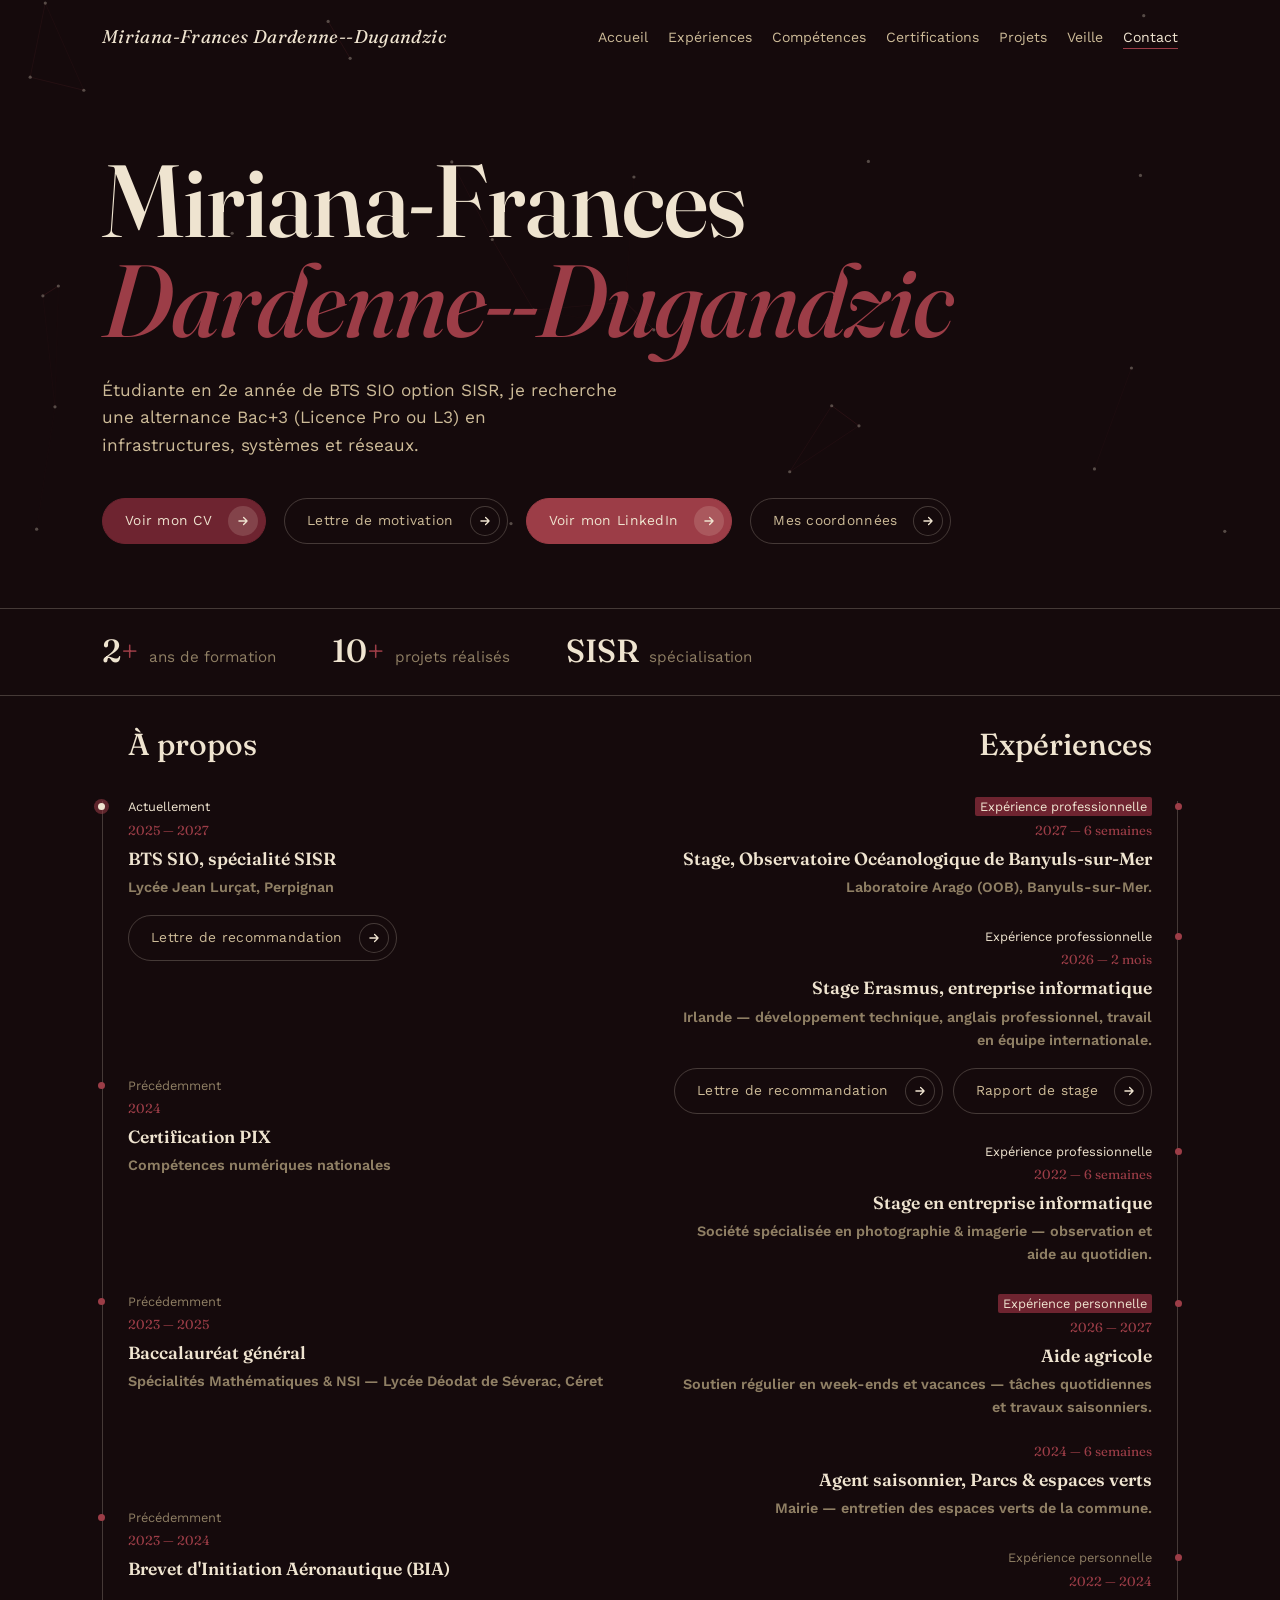
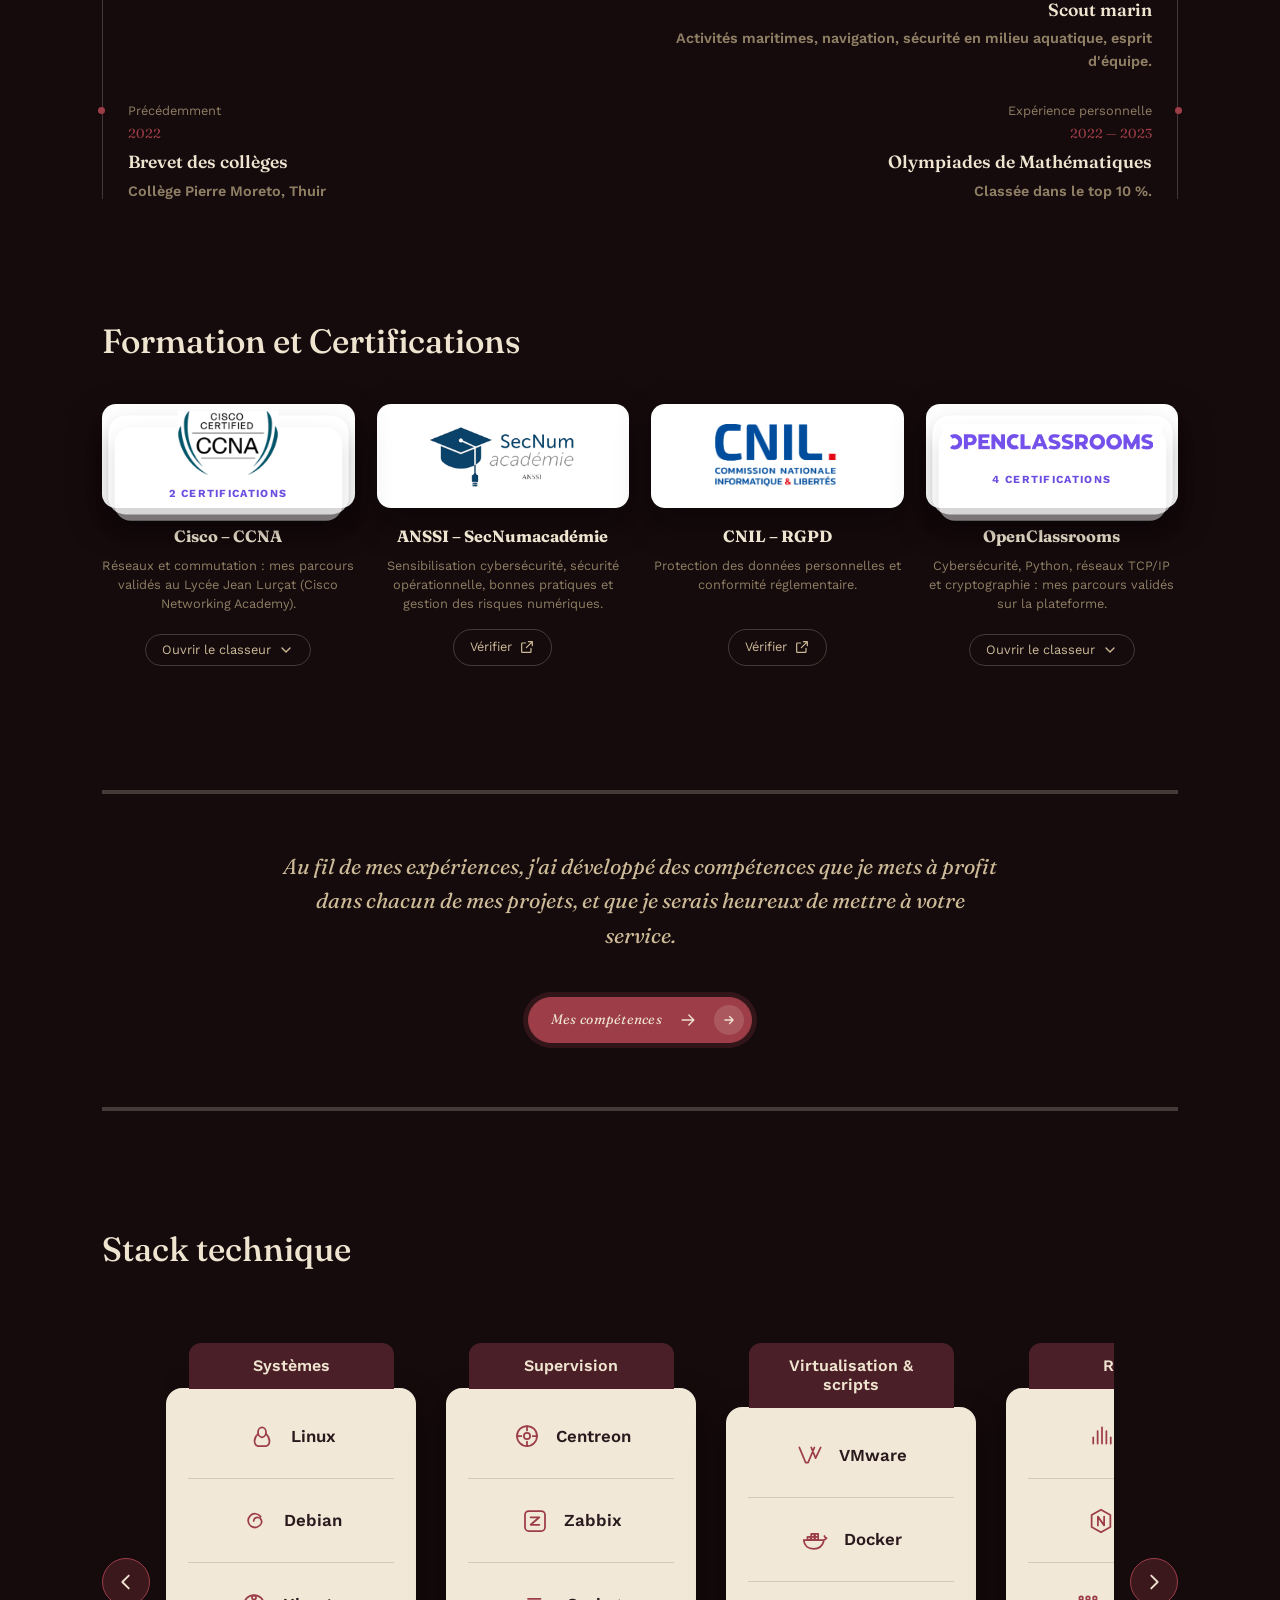
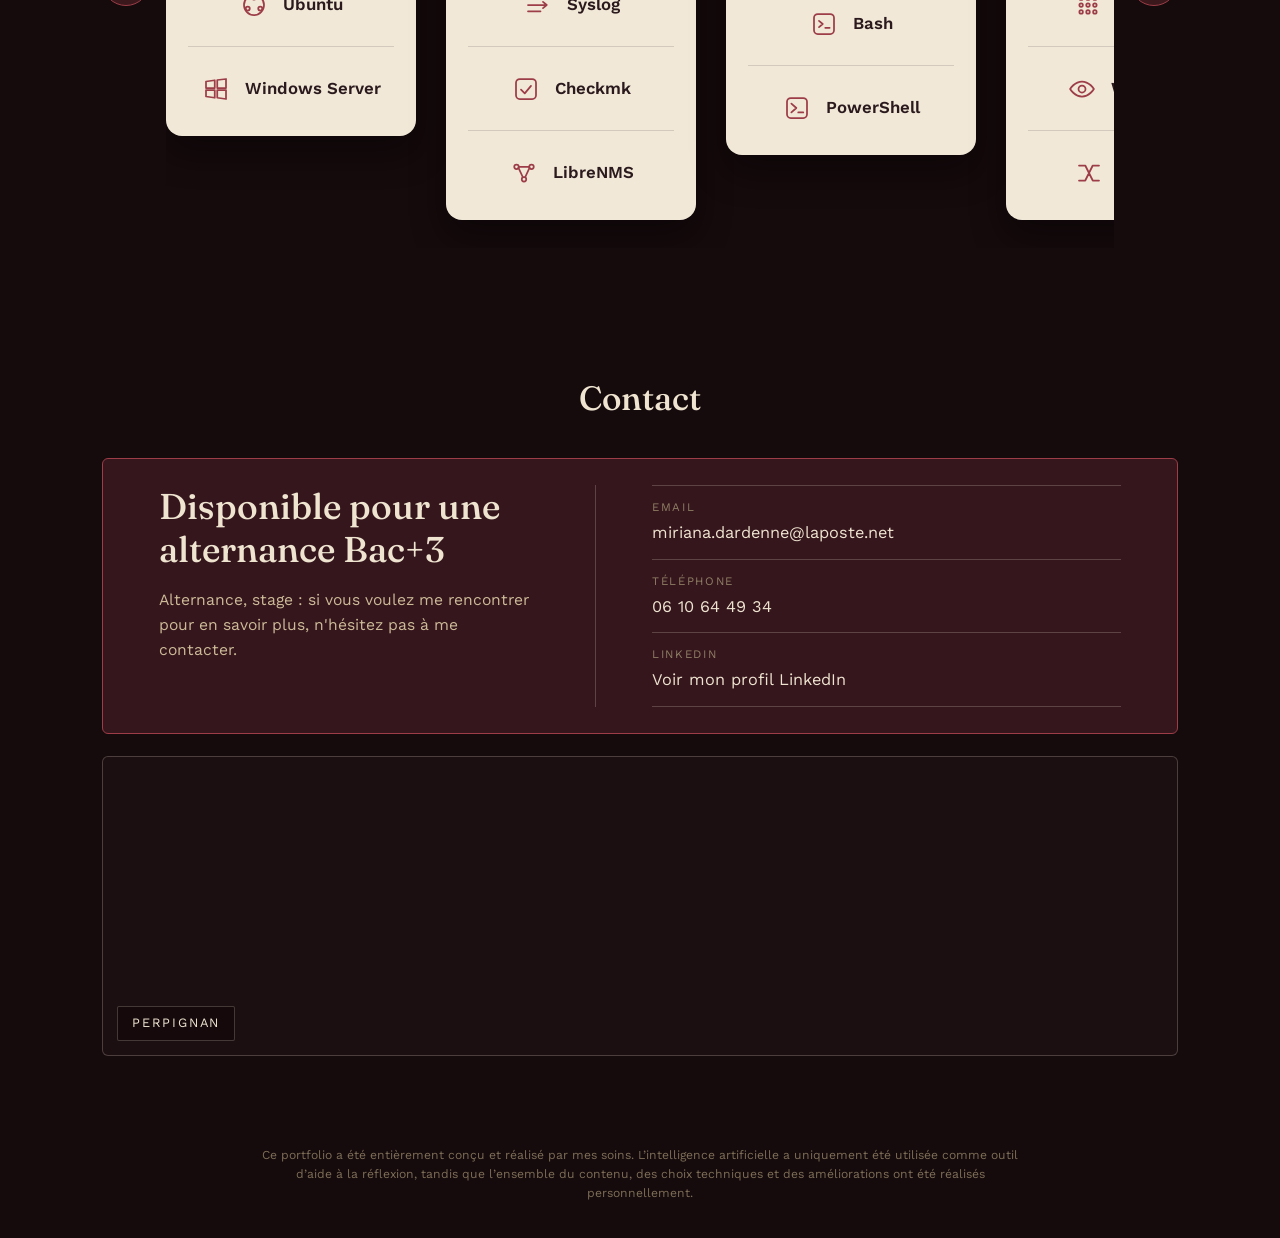
<file: index.html>
<!DOCTYPE html>
<html lang="fr">
<head>
<meta charset="UTF-8">
<meta name="viewport" content="width=device-width, initial-scale=1.0">
<title>Miriana-Frances Dardenne--Dugandzic — Portfolio</title>
<meta name="description" content="Portfolio de Miriana Dardenne, étudiante en BTS SIO spécialité réseaux (SISR).">
<link rel="preconnect" href="https://fonts.googleapis.com">
<link rel="preconnect" href="https://fonts.gstatic.com" crossorigin>
<link href="https://fonts.googleapis.com/css2?family=Fraunces:ital,opsz,wght@0,9..144,300;0,9..144,400;0,9..144,500;0,9..144,600;1,9..144,400;1,9..144,500&family=Work+Sans:wght@300;400;500;600&display=swap" rel="stylesheet">
<link rel="stylesheet" href="style.css">
<style>
/* Boutons documents (stage Irlande) : alignés comme le texte de la colonne miroir */
.exp-docs{ display:flex; flex-wrap:wrap; gap:10px; margin-top:16px; justify-content:flex-end; }
@media (max-width:860px){ .exp-docs{ justify-content:flex-start; } }
/* Mention en bas de page */
.footer-note{ max-width:760px; margin:0 auto; text-align:center; font-size:.76rem; line-height:1.6; opacity:.85; }
</style>
</head>
<body>

<header id="site-header">
  <div class="wrap">
    <a href="index.html" class="brand">Miriana-Frances Dardenne--Dugandzic</a>
    <button class="nav-toggle" id="navToggle" aria-label="Menu">
      <span></span><span></span><span></span>
    </button>
    <nav id="siteNav">
      <ul>
        <li><a href="#" class="nav-link">Accueil</a></li>
        <li><a href="#apropos" class="nav-link">Expériences</a></li>
        <li><a href="competences.html#competences" class="nav-link">Compétences</a></li>
        <li><a href="#certifications" class="nav-link">Certifications</a></li>
        <li><a href="projets.html#projets" class="nav-link">Projets</a></li>
        <li><a href="veille.html#veille" class="nav-link">Veille</a></li>
        <li><a href="#contact" class="nav-link">Contact</a></li>
      </ul>
    </nav>
  </div>
</header>

<!-- ================= HERO ================= -->
<section class="hero" style="border-top:none; padding:150px 0 64px;">
  <canvas id="network-canvas"></canvas>
  <div class="wrap">
    <h1>Miriana-Frances<br><em>Dardenne--Dugandzic</em></h1>
    <p class="lead">Étudiante en 2e année de BTS SIO option SISR, je recherche une alternance Bac+3 (Licence Pro ou L3) en infrastructures, systèmes et réseaux.</p>
    <div class="cta-row">
      <a href="CV_Miriana_Dardenne.pdf" target="_blank" rel="noopener" class="btn btn-primary">Voir mon CV</a>
      <a href="Lettre_de_motivation_Miriana_Dardenne.pdf" target="_blank" rel="noopener" class="btn btn-ghost">Lettre de motivation</a>
      <!-- 🔧 remplace le lien ci-dessous par l'adresse de ton profil LinkedIn -->
      <a href="https://www.linkedin.com/in/miriana-dardenne-1625ba385/" target="_blank" rel="noopener" class="btn btn-accent">Voir mon LinkedIn</a>
      <a href="#contact" class="btn btn-ghost">Mes coordonnées</a>
    </div>
  </div>
</section>

<!-- ================= CHIFFRES CLÉS ================= -->
<section class="stats-band">
  <div class="wrap">
    <div class="stats-row">
      <div class="stat">
        <span class="stat-value">2<em>+</em></span>
        <span class="stat-label">ans de formation</span>
      </div>
      <div class="stat">
        <span class="stat-value">10<em>+</em></span>
        <span class="stat-label">projets réalisés</span>
      </div>
      <div class="stat">
        <span class="stat-value">SISR</span>
        <span class="stat-label">spécialisation</span>
      </div>
    </div>
  </div>
</section>

<!-- ================= À PROPOS ================= -->
<section id="apropos">
  <div class="wrap">
    <div class="section-panel no-frame">

      <div class="parcours-cols">

        <!-- À gauche : À propos (parcours de formation) -->
        <div class="parcours-col">
          <h3 class="col-title">À propos</h3>
          <div class="timeline parcours">
        <div class="timeline-item is-current">
          <span class="timeline-state">Actuellement</span>
          <span class="timeline-year">2025 — 2027</span>
          <h3>BTS SIO, spécialité SISR</h3>
          <p>Lycée Jean Lurçat, Perpignan</p>
          <div class="exp-docs" style="display:flex; justify-content:flex-start; text-align:left; margin:16px 0 0;">
            <a href="#" class="btn btn-ghost soon-link" data-soon="Ma lettre de recommandation arrive bientôt.">Lettre de recommandation</a>
          </div>
        </div>
        <div class="timeline-item">
          <span class="timeline-state">Précédemment</span>
          <span class="timeline-year">2024</span>
          <h3>Certification PIX</h3>
          <p>Compétences numériques nationales</p>
        </div>
        <div class="timeline-item">
          <span class="timeline-state">Précédemment</span>
          <span class="timeline-year">2023 — 2025</span>
          <h3>Baccalauréat général</h3>
          <p>Spécialités Mathématiques &amp; NSI — Lycée Déodat de Séverac, Céret</p>
        </div>
        <div class="timeline-item">
          <span class="timeline-state">Précédemment</span>
          <span class="timeline-year">2023 — 2024</span>
          <h3>Brevet d'Initiation Aéronautique (BIA)</h3>
        </div>
        <div class="timeline-item">
          <span class="timeline-state">Précédemment</span>
          <span class="timeline-year">2022</span>
          <h3>Brevet des collèges</h3>
          <p>Collège Pierre Moreto, Thuir</p>
        </div>
          </div>
        </div>

        <!-- À droite : Expériences (professionnelles puis personnelles), en miroir -->
        <div class="parcours-col parcours-col-right">
          <h3 class="col-title">Expériences</h3>
          <div class="timeline parcours parcours-exp parcours-mirror">
        <div class="timeline-item is-pro">
          <span class="timeline-state"><mark class="hl">Expérience professionnelle</mark></span>
          <span class="timeline-year">2027 — 6 semaines</span>
          <h3>Stage, Observatoire Océanologique de Banyuls-sur-Mer</h3>
          <p>Laboratoire Arago (OOB), Banyuls-sur-Mer.</p>
        </div>
        <div class="timeline-item is-pro">
          <span class="timeline-state">Expérience professionnelle</span>
          <span class="timeline-year">2026 — 2 mois</span>
          <h3>Stage Erasmus, entreprise informatique</h3>
          <p>Irlande — développement technique, anglais professionnel, travail en équipe internationale.</p>
          <!-- Dépose tes PDF à côté de index.html avec ces noms : Lettre_recommandation_Irlande.pdf et Rapport_stage_Irlande.pdf -->
          <div class="exp-docs">
            <a href="Lettre_recommandation_Irlande.pdf" class="btn btn-ghost" target="_blank" rel="noopener">Lettre de recommandation</a>
            <a href="Rapport_stage_Irlande.pdf" class="btn btn-ghost" target="_blank" rel="noopener">Rapport de stage</a>
          </div>
        </div>
        <div class="timeline-item is-pro">
          <span class="timeline-state">Expérience professionnelle</span>
          <span class="timeline-year">2022 — 6 semaines</span>
          <h3>Stage en entreprise informatique</h3>
          <p>Société spécialisée en photographie &amp; imagerie — observation et aide au quotidien.</p>
        </div>
        <div class="timeline-item">
          <span class="timeline-state"><mark class="hl">Expérience personnelle</mark></span>
          <span class="timeline-year">2026 — 2027</span>
          <h3>Aide agricole</h3>
          <p>Soutien régulier en week-ends et vacances — tâches quotidiennes et travaux saisonniers.</p>
          <div class="timeline-sub">
          <span class="timeline-year">2024 — 6 semaines</span>
          <h3>Agent saisonnier, Parcs &amp; espaces verts</h3>
          <p>Mairie — entretien des espaces verts de la commune.</p>
          </div>
        </div>
        <div class="timeline-item">
          <span class="timeline-state">Expérience personnelle</span>
          <span class="timeline-year">2022 — 2024</span>
          <h3>Scout marin</h3>
          <p>Activités maritimes, navigation, sécurité en milieu aquatique, esprit d'équipe.</p>
        </div>
        <div class="timeline-item">
          <span class="timeline-state">Expérience personnelle</span>
          <span class="timeline-year">2022 — 2023</span>
          <h3>Olympiades de Mathématiques</h3>
          <p>Classée dans le top 10 %.</p>
        </div>
          </div>
        </div>

      </div>

    </div>
  </div>
</section>

<!-- ================= CERTIFICATIONS ================= -->
<section id="certifications">
  <div class="wrap">
    <div class="section-head">
      <h2>Formation et Certifications</h2>
    </div>
    <div class="cert-grid">
      <div class="cert-card oc-card" id="ciscoCard" data-panel="ciscoPanel">
        <div class="cert-logo oc-logo" id="ciscoLogo" role="button" tabindex="0" aria-controls="ciscoPanel" aria-expanded="false" aria-label="Afficher les certifications Cisco">
          <img src="logos/cisco_ccna.png" alt="Logo Cisco CCNA">
          <span class="cert-topic">2 certifications</span>
        </div>
        <h3>Cisco – CCNA</h3>
        <p>Réseaux et commutation : mes parcours validés au Lycée Jean Lurçat (Cisco Networking Academy).</p>
        <button type="button" class="cert-verify oc-toggle" id="ciscoToggle" aria-controls="ciscoPanel" aria-expanded="false">
          <span class="oc-toggle-label">Ouvrir le classeur</span>
          <svg class="oc-chevron" viewBox="0 0 24 24" width="16" height="16" fill="none" stroke="currentColor" stroke-width="2" stroke-linecap="round" stroke-linejoin="round" aria-hidden="true"><path d="M6 9l6 6 6-6"/></svg>
        </button>
      </div>
      <div class="cert-card">
        <div class="cert-logo"><img src="logos/anssi_secnum.png" alt="Logo ANSSI"></div>
        <h3>ANSSI – SecNumacadémie</h3>
        <p>Sensibilisation cybersécurité, sécurité opérationnelle, bonnes pratiques et gestion des risques numériques.</p>
        <a href="Certificats/Certification_ANSSI_SecNumacademie.pdf" target="_blank" rel="noopener" class="cert-verify">
          <span>Vérifier</span>
          <svg viewBox="0 0 24 24" width="16" height="16" fill="none" stroke="currentColor" stroke-width="1.8" stroke-linecap="round" stroke-linejoin="round" aria-hidden="true"><path d="M14 4h6v6M20 4l-9 9M18 14v5a1 1 0 0 1-1 1H5a1 1 0 0 1-1-1V7a1 1 0 0 1 1-1h5"/></svg>
        </a>
      </div>
      <div class="cert-card">
        <div class="cert-logo"><img src="logos/cnil.png" alt="Logo CNIL"></div>
        <h3>CNIL – RGPD</h3>
        <p>Protection des données personnelles et conformité réglementaire.</p>
        <a href="Certificats/Certification_CNIL_RGPD.pdf" target="_blank" rel="noopener" class="cert-verify">
          <span>Vérifier</span>
          <svg viewBox="0 0 24 24" width="16" height="16" fill="none" stroke="currentColor" stroke-width="1.8" stroke-linecap="round" stroke-linejoin="round" aria-hidden="true"><path d="M14 4h6v6M20 4l-9 9M18 14v5a1 1 0 0 1-1 1H5a1 1 0 0 1-1-1V7a1 1 0 0 1 1-1h5"/></svg>
        </a>
      </div>
      <div class="cert-card oc-card" id="ocCard" data-panel="ocPanel">
        <div class="cert-logo oc-logo" id="ocLogo" role="button" tabindex="0" aria-controls="ocPanel" aria-expanded="false" aria-label="Afficher les certifications OpenClassrooms">
          <img src="logos/openclassrooms.png" alt="Logo OpenClassrooms">
          <span class="cert-topic">4 certifications</span>
        </div>
        <h3>OpenClassrooms</h3>
        <p>Cybersécurité, Python, réseaux TCP/IP et cryptographie : mes parcours validés sur la plateforme.</p>
        <button type="button" class="cert-verify oc-toggle" id="ocToggle" aria-controls="ocPanel" aria-expanded="false">
          <span class="oc-toggle-label">Ouvrir le classeur</span>
          <svg class="oc-chevron" viewBox="0 0 24 24" width="16" height="16" fill="none" stroke="currentColor" stroke-width="2" stroke-linecap="round" stroke-linejoin="round" aria-hidden="true"><path d="M6 9l6 6 6-6"/></svg>
        </button>
      </div>
      <div class="oc-panel" id="ciscoPanel" aria-hidden="true">
        <div class="oc-panel-clip">
          <div class="oc-panel-body">
            <div class="oc-panel-head">
              <span class="oc-panel-title">Parcours Cisco Networking Academy</span>
              <span class="oc-panel-count">2 certifications</span>
            </div>
            <div class="oc-sub-grid oc-sub-two">
          <div class="cert-card">
            <div class="cert-logo"><img src="logos/cisco_ccna.png" alt="Logo Cisco CCNA"><span class="cert-topic">ITN</span></div>
            <h3>CCNA : Présentation des réseaux</h3>
            <p>Modèles OSI et TCP/IP, adressage IPv4/IPv6, Ethernet, commutation et routage de base. Obtenu le 11 septembre 2026.</p>
            <a href="Certificats/Certification_Cisco_CCNA_Presentation_des_reseaux.pdf" target="_blank" rel="noopener" class="cert-verify">
              <span>Vérifier</span>
              <svg viewBox="0 0 24 24" width="16" height="16" fill="none" stroke="currentColor" stroke-width="1.8" stroke-linecap="round" stroke-linejoin="round" aria-hidden="true"><path d="M14 4h6v6M20 4l-9 9M18 14v5a1 1 0 0 1-1 1H5a1 1 0 0 1-1-1V7a1 1 0 0 1 1-1h5"/></svg>
            </a>
          </div>
          <div class="cert-card">
            <div class="cert-logo"><img src="logos/cisco_ccna.png" alt="Logo Cisco CCNA"><span class="cert-topic">SRWE</span></div>
            <h3>CCNA : Switching, Routing, and Wireless Essentials (SRWE)</h3>
            <p>Commutation, VLAN et routage inter-VLAN, STP, EtherChannel, DHCP, sécurité des commutateurs, réseaux sans fil et routage statique.</p>
            <!-- Quand le PDF sera prêt, le placer dans Certificats/ puis décommenter :
            <a href="Certificats/Certification_Cisco_CCNA_SRWE.pdf" target="_blank" rel="noopener" class="cert-verify">
              <span>Vérifier</span>
              <svg viewBox="0 0 24 24" width="16" height="16" fill="none" stroke="currentColor" stroke-width="1.8" stroke-linecap="round" stroke-linejoin="round" aria-hidden="true"><path d="M14 4h6v6M20 4l-9 9M18 14v5a1 1 0 0 1-1 1H5a1 1 0 0 1-1-1V7a1 1 0 0 1 1-1h5"/></svg>
            </a>
            -->
          </div>
            </div>
          </div>
        </div>
      </div>
      <div class="oc-panel" id="ocPanel" aria-hidden="true">
        <div class="oc-panel-clip">
          <div class="oc-panel-body">
            <div class="oc-panel-head">
              <span class="oc-panel-title">Parcours OpenClassrooms</span>
              <span class="oc-panel-count">4 certifications</span>
            </div>
            <div class="oc-sub-grid">
          <div class="cert-card">
            <div class="cert-logo"><img src="logos/openclassrooms.png" alt="Logo OpenClassrooms"><span class="cert-topic">Cybersécurité</span></div>
            <h3>Découverte de la cybersécurité</h3>
            <p>Panorama des menaces et de la défense des systèmes.</p>
            <a href="Certificats/Certification_OpenClassrooms_Cybersecurite.png" target="_blank" rel="noopener" class="cert-verify">
              <span>Vérifier</span>
              <svg viewBox="0 0 24 24" width="16" height="16" fill="none" stroke="currentColor" stroke-width="1.8" stroke-linecap="round" stroke-linejoin="round" aria-hidden="true"><path d="M14 4h6v6M20 4l-9 9M18 14v5a1 1 0 0 1-1 1H5a1 1 0 0 1-1-1V7a1 1 0 0 1 1-1h5"/></svg>
            </a>
          </div>
          <div class="cert-card">
            <div class="cert-logo"><img src="logos/openclassrooms.png" alt="Logo OpenClassrooms"><span class="cert-topic">Python</span></div>
            <h3>Apprenez les bases du langage Python</h3>
            <p>Automatisation, scripting et logique de programmation.</p>
            <a href="Certificats/Certification_OpenClassrooms_Python.png" target="_blank" rel="noopener" class="cert-verify">
              <span>Vérifier</span>
              <svg viewBox="0 0 24 24" width="16" height="16" fill="none" stroke="currentColor" stroke-width="1.8" stroke-linecap="round" stroke-linejoin="round" aria-hidden="true"><path d="M14 4h6v6M20 4l-9 9M18 14v5a1 1 0 0 1-1 1H5a1 1 0 0 1-1-1V7a1 1 0 0 1 1-1h5"/></svg>
            </a>
          </div>
          <div class="cert-card">
            <div class="cert-logo"><img src="logos/openclassrooms.png" alt="Logo OpenClassrooms"><span class="cert-topic">TCP/IP</span></div>
            <h3>Concevez votre réseau TCP/IP</h3>
            <p>Architecture réseau, adressage IP et fonctionnement des protocoles.</p>
            <a href="Certificats/Certification_OpenClassrooms_TCP_IP.png" target="_blank" rel="noopener" class="cert-verify">
              <span>Vérifier</span>
              <svg viewBox="0 0 24 24" width="16" height="16" fill="none" stroke="currentColor" stroke-width="1.8" stroke-linecap="round" stroke-linejoin="round" aria-hidden="true"><path d="M14 4h6v6M20 4l-9 9M18 14v5a1 1 0 0 1-1 1H5a1 1 0 0 1-1-1V7a1 1 0 0 1 1-1h5"/></svg>
            </a>
          </div>
          <div class="cert-card">
            <div class="cert-logo"><img src="logos/openclassrooms.png" alt="Logo OpenClassrooms"><span class="cert-topic">Cryptographie</span></div>
            <h3>Sécurisez vos données avec la cryptographie</h3>
            <p>Chiffrement, authentification et protection des données.</p>
            <a href="Certificats/Certification_OpenClassrooms_Cryptographie.png" target="_blank" rel="noopener" class="cert-verify">
              <span>Vérifier</span>
              <svg viewBox="0 0 24 24" width="16" height="16" fill="none" stroke="currentColor" stroke-width="1.8" stroke-linecap="round" stroke-linejoin="round" aria-hidden="true"><path d="M14 4h6v6M20 4l-9 9M18 14v5a1 1 0 0 1-1 1H5a1 1 0 0 1-1-1V7a1 1 0 0 1 1-1h5"/></svg>
            </a>
          </div>
            </div>
          </div>
        </div>
      </div>
    </div>
    <div class="cta-zone">
      <p class="cta-text">Au fil de mes expériences, j'ai développé des compétences que je mets à profit dans chacun de mes projets, et que je serais heureux de mettre à votre service.</p>
      <div class="cta-center">
      <a href="competences.html#competences" class="btn btn-feature">
        <span>Mes compétences</span>
        <svg viewBox="0 0 24 24" width="20" height="20" fill="none" stroke="currentColor" stroke-width="1.6" stroke-linecap="round" stroke-linejoin="round" aria-hidden="true"><path d="M5 12h14M13 6l6 6-6 6"/></svg>
      </a>
      </div>
    </div>
  </div>
</section>

<!-- ================= STACK TECHNIQUE ================= -->
<section id="stack">
  <div class="wrap">
    <div class="section-head">
      <h2>Stack technique</h2>
    </div>
    <div class="stack-carousel">
      <button class="stack-arrow stack-prev" type="button" aria-label="Précédent">
        <svg viewBox="0 0 24 24" width="22" height="22" fill="none" stroke="currentColor" stroke-width="2" stroke-linecap="round" stroke-linejoin="round" aria-hidden="true"><path d="M15 5l-7 7 7 7"/></svg>
      </button>
      <div class="stack-viewport" id="stackViewport">
      <div class="stack-track">
        <div class="stack-card">
          <div class="stack-tab">Systèmes</div>
          <ul class="stack-body">
          <li class="stack-row"><svg viewBox="0 0 24 24" width="30" height="30" fill="none" stroke="currentColor" stroke-width="1.4" stroke-linecap="round" stroke-linejoin="round" aria-hidden="true"><ellipse cx="12" cy="9" rx="3.2" ry="4"/><path d="M8.5 20c-1.5-.5-2.5-2-2.5-4 0-2.5 1.5-4.5 3-6M15.5 20c1.5-.5 2.5-2 2.5-4 0-2.5-1.5-4.5-3-6M8.5 20h7"/></svg><span>Linux</span></li>
          <li class="stack-row"><svg viewBox="0 0 24 24" width="30" height="30" fill="none" stroke="currentColor" stroke-width="1.4" stroke-linecap="round" stroke-linejoin="round" aria-hidden="true"><path d="M16.5 8.5A5.5 5.5 0 1 0 17 14c.8-2-.2-4.5-2.5-4.8-2-.3-3.6 1-3.5 2.8"/></svg><span>Debian</span></li>
          <li class="stack-row"><svg viewBox="0 0 24 24" width="30" height="30" fill="none" stroke="currentColor" stroke-width="1.4" stroke-linecap="round" stroke-linejoin="round" aria-hidden="true"><circle cx="12" cy="12" r="8"/><circle cx="12" cy="6" r="1.6"/><circle cx="7" cy="14.8" r="1.6"/><circle cx="17" cy="14.8" r="1.6"/></svg><span>Ubuntu</span></li>
          <li class="stack-row"><svg viewBox="0 0 24 24" width="30" height="30" fill="none" stroke="currentColor" stroke-width="1.4" stroke-linecap="round" stroke-linejoin="round" aria-hidden="true"><path d="M4 6l7-1v6.2H4zM13 4.8L20 4v7.2h-7zM4 12.8h7V19l-7-1zM13 12.8h7V20l-7-1z"/></svg><span>Windows Server</span></li>
          </ul>
        </div>
        <div class="stack-card">
          <div class="stack-tab">Supervision</div>
          <ul class="stack-body">
          <li class="stack-row"><svg viewBox="0 0 24 24" width="30" height="30" fill="none" stroke="currentColor" stroke-width="1.4" stroke-linecap="round" stroke-linejoin="round" aria-hidden="true"><circle cx="12" cy="12" r="8"/><circle cx="12" cy="12" r="2.5"/><path d="M12 4v3.5M12 16.5V20M4 12h3.5M16.5 12H20"/></svg><span>Centreon</span></li>
          <li class="stack-row"><svg viewBox="0 0 24 24" width="30" height="30" fill="none" stroke="currentColor" stroke-width="1.4" stroke-linecap="round" stroke-linejoin="round" aria-hidden="true"><rect x="4" y="4" width="16" height="16" rx="3"/><path d="M8.5 9h7l-7 6h7"/></svg><span>Zabbix</span></li>
          <li class="stack-row"><svg viewBox="0 0 24 24" width="30" height="30" fill="none" stroke="currentColor" stroke-width="1.4" stroke-linecap="round" stroke-linejoin="round" aria-hidden="true"><path d="M4 7h10M4 12h14M4 17h10M16 9.5l3 2.5-3 2.5"/></svg><span>Syslog</span></li>
          <li class="stack-row"><svg viewBox="0 0 24 24" width="30" height="30" fill="none" stroke="currentColor" stroke-width="1.4" stroke-linecap="round" stroke-linejoin="round" aria-hidden="true"><rect x="4" y="4" width="16" height="16" rx="3"/><path d="M8 12.5l3 3 5-6"/></svg><span>Checkmk</span></li>
          <li class="stack-row"><svg viewBox="0 0 24 24" width="30" height="30" fill="none" stroke="currentColor" stroke-width="1.4" stroke-linecap="round" stroke-linejoin="round" aria-hidden="true"><circle cx="6" cy="7" r="1.8"/><circle cx="18" cy="7" r="1.8"/><circle cx="12" cy="17" r="1.8"/><path d="M7.6 7.9l3.4 7.3M16.4 7.9L13 15.2M7.8 7h8.4"/></svg><span>LibreNMS</span></li>
          </ul>
        </div>
        <div class="stack-card">
          <div class="stack-tab">Virtualisation &amp; scripts</div>
          <ul class="stack-body">
          <li class="stack-row"><svg viewBox="0 0 24 24" width="30" height="30" fill="none" stroke="currentColor" stroke-width="1.4" stroke-linecap="round" stroke-linejoin="round" aria-hidden="true"><path d="M3.5 6l5 12h2L15.5 6M13 6l3.5 8.5L20.5 6"/></svg><span>VMware</span></li>
          <li class="stack-row"><svg viewBox="0 0 24 24" width="30" height="30" fill="none" stroke="currentColor" stroke-width="1.4" stroke-linecap="round" stroke-linejoin="round" aria-hidden="true"><path d="M3 12h15.5c1.2 0 2.2-.6 2.8-1.5-1-.2-1.6-.8-1.8-1.7M3 12c.3 4.5 3.5 7 8 7 4.5 0 7-2.5 8-6"/><path d="M6 9.5h2.5V12H6zM9 9.5h2.5V12H9zM12 9.5h2.5V12H12zM9 7h2.5v2.5H9zM12 7h2.5v2.5H12z"/></svg><span>Docker</span></li>
          <li class="stack-row"><svg viewBox="0 0 24 24" width="30" height="30" fill="none" stroke="currentColor" stroke-width="1.4" stroke-linecap="round" stroke-linejoin="round" aria-hidden="true"><rect x="4" y="4" width="16" height="16" rx="3"/><path d="M8 9.5l3 2.5-3 2.5M13 15h3.5"/></svg><span>Bash</span></li>
          <li class="stack-row"><svg viewBox="0 0 24 24" width="30" height="30" fill="none" stroke="currentColor" stroke-width="1.4" stroke-linecap="round" stroke-linejoin="round" aria-hidden="true"><rect x="4" y="4" width="16" height="16" rx="3"/><path d="M7.5 8.5l4 3.5-4 3.5M13 15.5h4"/></svg><span>PowerShell</span></li>
          </ul>
        </div>
        <div class="stack-card">
          <div class="stack-tab">Réseau</div>
          <ul class="stack-body">
          <li class="stack-row"><svg viewBox="0 0 24 24" width="30" height="30" fill="none" stroke="currentColor" stroke-width="1.4" stroke-linecap="round" stroke-linejoin="round" aria-hidden="true"><path d="M5 18v-5M8.5 18V8M12 18V5M15.5 18V8M19 18v-5"/></svg><span>Cisco</span></li>
          <li class="stack-row"><svg viewBox="0 0 24 24" width="30" height="30" fill="none" stroke="currentColor" stroke-width="1.4" stroke-linecap="round" stroke-linejoin="round" aria-hidden="true"><path d="M12 3l7.5 4.2v9.6L12 21l-7.5-4.2V7.2z"/><path d="M9.5 15.5v-7l5 7v-7"/></svg><span>Nginx</span></li>
          <li class="stack-row"><svg viewBox="0 0 24 24" width="30" height="30" fill="none" stroke="currentColor" stroke-width="1.4" stroke-linecap="round" stroke-linejoin="round" aria-hidden="true"><circle cx="6.5" cy="6.5" r="1.4"/><circle cx="12" cy="6.5" r="1.4"/><circle cx="17.5" cy="6.5" r="1.4"/><circle cx="6.5" cy="12" r="1.4"/><circle cx="12" cy="12" r="1.4"/><circle cx="17.5" cy="12" r="1.4"/><circle cx="6.5" cy="17.5" r="1.4"/><circle cx="12" cy="17.5" r="1.4"/><circle cx="17.5" cy="17.5" r="1.4"/></svg><span>Tailscale</span></li>
          <li class="stack-row"><svg viewBox="0 0 24 24" width="30" height="30" fill="none" stroke="currentColor" stroke-width="1.4" stroke-linecap="round" stroke-linejoin="round" aria-hidden="true"><path d="M2.5 12S6 6 12 6s9.5 6 9.5 6-3.5 6-9.5 6-9.5-6-9.5-6z"/><circle cx="12" cy="12" r="2.8"/></svg><span>Wireshark</span></li>
          <li class="stack-row"><svg viewBox="0 0 24 24" width="30" height="30" fill="none" stroke="currentColor" stroke-width="1.4" stroke-linecap="round" stroke-linejoin="round" aria-hidden="true"><path d="M4 6h5l6 12h5M4 18h5l2.5-5M20 6h-5l-2.5 5"/></svg><span>HAProxy</span></li>
          </ul>
        </div>
        <div class="stack-card">
          <div class="stack-tab">Sécurité &amp; annuaire</div>
          <ul class="stack-body">
          <li class="stack-row"><svg viewBox="0 0 24 24" width="30" height="30" fill="none" stroke="currentColor" stroke-width="1.4" stroke-linecap="round" stroke-linejoin="round" aria-hidden="true"><circle cx="12" cy="12" r="8"/><circle cx="12" cy="12" r="3"/></svg><span>OPNsense</span></li>
          <li class="stack-row"><svg viewBox="0 0 24 24" width="30" height="30" fill="none" stroke="currentColor" stroke-width="1.4" stroke-linecap="round" stroke-linejoin="round" aria-hidden="true"><path d="M12 3.5l7 2.5v5.5c0 4-3 7.5-7 9-4-1.5-7-5-7-9V6z"/></svg><span>pfSense</span></li>
          <li class="stack-row"><svg viewBox="0 0 24 24" width="30" height="30" fill="none" stroke="currentColor" stroke-width="1.4" stroke-linecap="round" stroke-linejoin="round" aria-hidden="true"><circle cx="9" cy="8.5" r="3"/><path d="M3.5 19c0-3 2.5-5 5.5-5s5.5 2 5.5 5"/><circle cx="16.5" cy="9.5" r="2.2"/><path d="M16 14.2c2.5 0 4.5 1.6 4.5 4.3"/></svg><span>Active Directory</span></li>
          <li class="stack-row"><svg viewBox="0 0 24 24" width="30" height="30" fill="none" stroke="currentColor" stroke-width="1.4" stroke-linecap="round" stroke-linejoin="round" aria-hidden="true"><path d="M12 3.5l7 2.5v5.5c0 4-3 7.5-7 9-4-1.5-7-5-7-9V6z"/><path d="M8.8 12l2.2 2.2 4.2-4.4"/></svg><span>Nagios</span></li>
          </ul>
        </div>
      </div>
      </div>
      <button class="stack-arrow stack-next" type="button" aria-label="Suivant">
        <svg viewBox="0 0 24 24" width="22" height="22" fill="none" stroke="currentColor" stroke-width="2" stroke-linecap="round" stroke-linejoin="round" aria-hidden="true"><path d="M9 5l7 7-7 7"/></svg>
      </button>
    </div>
  </div>
</section>

<!-- ================= CONTACT ================= -->
<section id="contact">
  <div class="wrap">
    <div class="section-head">
      <h2>Contact</h2>
    </div>
    <div class="contact-layout">
    <div class="section-panel">
    <div class="contact-grid">
      <div class="contact-intro">
        <h2 class="big">Disponible pour une alternance Bac+3</h2>
        <p>Alternance, stage : si vous voulez me rencontrer pour en savoir plus, n'hésitez pas à me contacter.</p>
      </div>
      <div class="contact-details">
        <ul class="contact-list">
          <li>
            <span class="label">Email</span>
            <a href="mailto:miriana.dardenne@laposte.net">miriana.dardenne@laposte.net</a>
          </li>
          <li>
            <span class="label">Téléphone</span>
            <a href="tel:+33610644934">06 10 64 49 34</a>
          </li>
          <li>
            <span class="label">LinkedIn</span>
            <!-- 🔧 remplace TON-PROFIL par l'adresse de ton profil LinkedIn -->
            <a href="https://www.linkedin.com/in/TON-PROFIL" target="_blank" rel="noopener">Voir mon profil LinkedIn</a>
          </li>
        </ul>
      </div>
    </div>
    </div>
    <div class="contact-map">
      <iframe title="Carte : Perpignan" loading="lazy" referrerpolicy="no-referrer-when-downgrade"
        src="https://www.openstreetmap.org/export/embed.html?bbox=2.80%2C42.66%2C2.99%2C42.72&amp;layer=mapnik&amp;marker=42.6887%2C2.8948"></iframe>
      <span class="contact-map-tag">Perpignan</span>
    </div>
    </div>
  </div>
</section>

<footer>
  <div class="wrap">
    <p class="footer-note">Ce portfolio a été entièrement conçu et réalisé par mes soins. L’intelligence artificielle a uniquement été utilisée comme outil d’aide à la réflexion, tandis que l’ensemble du contenu, des choix techniques et des améliorations ont été réalisés personnellement.</p>
  </div>
</footer>

<div id="toast" class="toast" role="status" aria-live="polite"></div>
<style>
.toast{
  position:fixed; top:calc(18px + env(safe-area-inset-top, 0px)); left:50%;
  transform:translate(-50%,-16px); opacity:0; pointer-events:none; z-index:1000;
  max-width:calc(100vw - 32px); padding:12px 22px;
  background:var(--bordeaux-panel,#35161d); color:var(--beige,#efe4d0);
  border:1px solid var(--bordeaux-light,#9c3d47); border-radius:999px;
  font-size:.92rem; letter-spacing:.02em; text-align:center;
  box-shadow:0 10px 30px rgba(0,0,0,.45);
  transition:opacity .25s ease, transform .25s ease;
}
.toast.show{ opacity:1; transform:translate(-50%,0); }
</style>
<script>
// Petit message en haut de la page pour les documents qui arrivent bientôt
(function(){
  var toast=document.getElementById('toast'), timer;
  document.querySelectorAll('.soon-link').forEach(function(a){
    a.addEventListener('click',function(e){
      e.preventDefault();
      toast.textContent=a.dataset.soon||'Ce document arrive bientôt.';
      toast.classList.add('show');
      clearTimeout(timer);
      timer=setTimeout(function(){ toast.classList.remove('show'); },3500);
    });
  });
})();
</script>
<script src="script.js"></script>
</body>
</html>
</file>
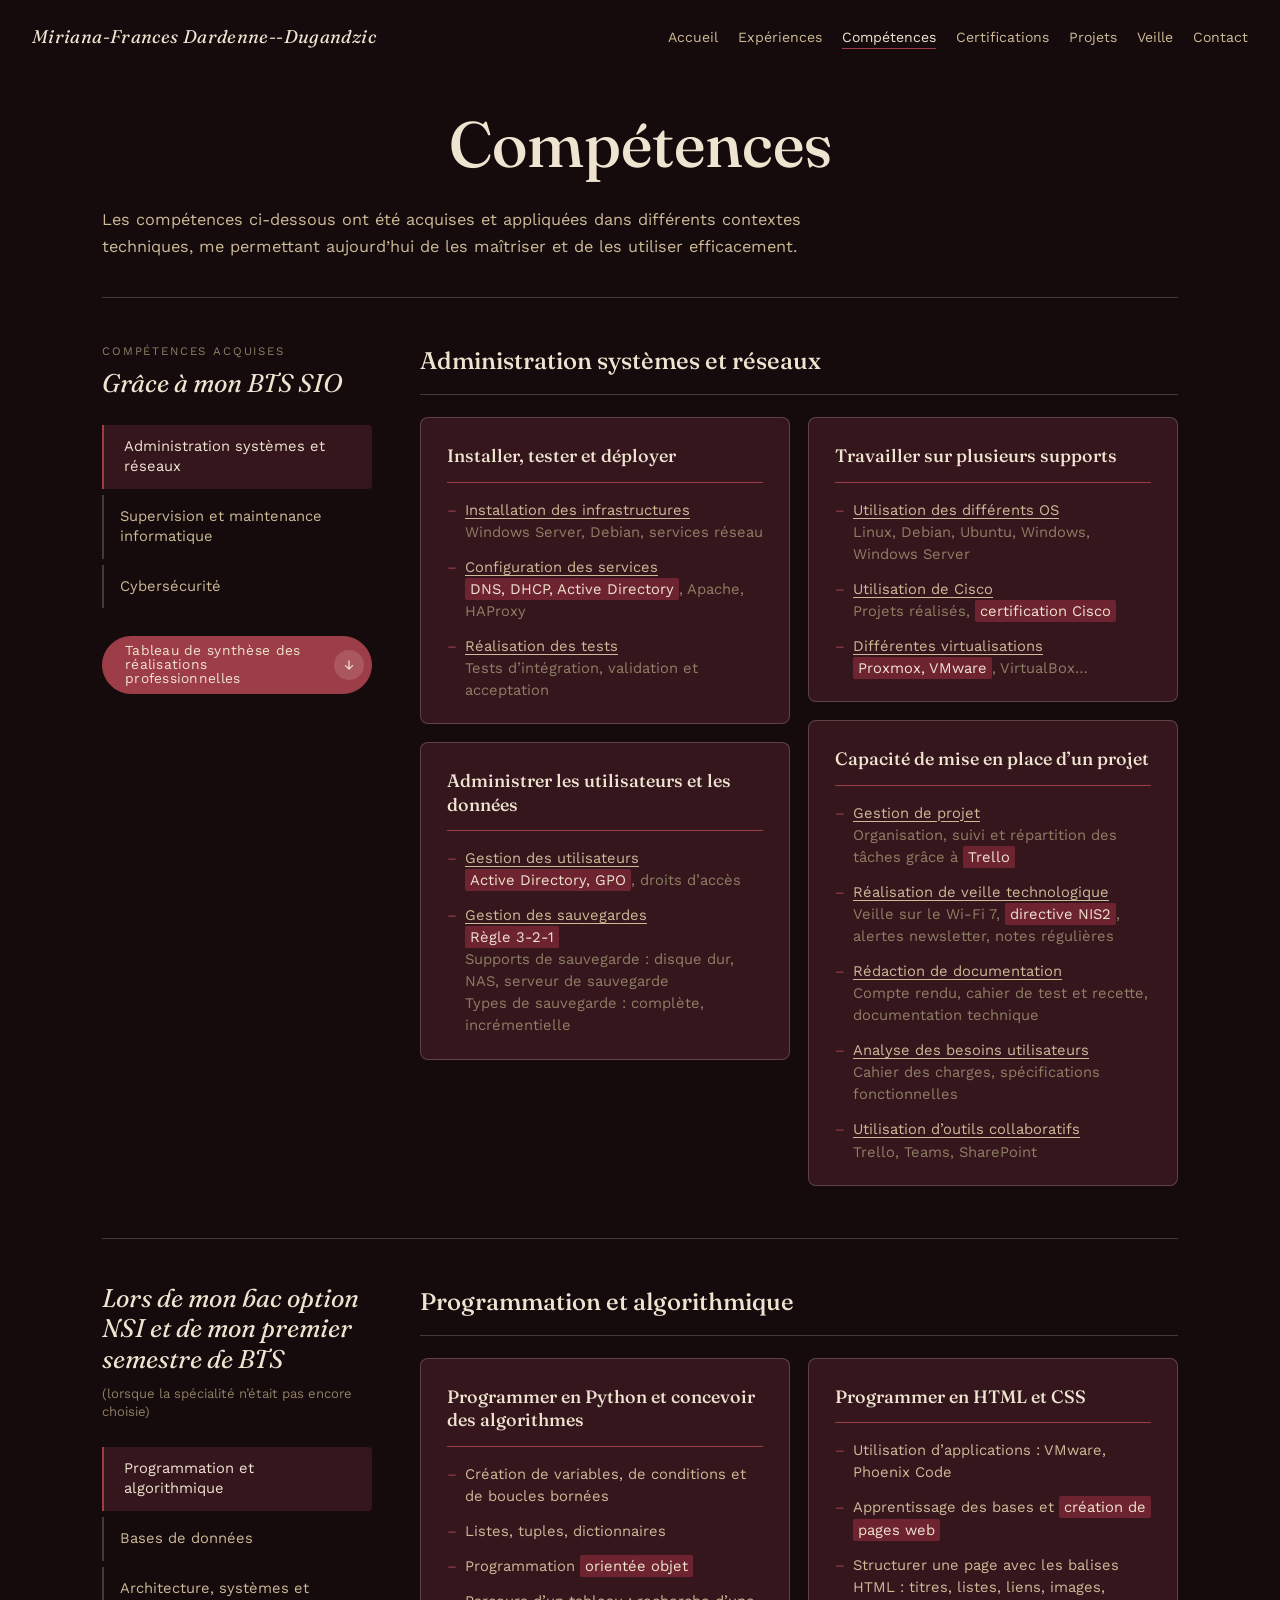
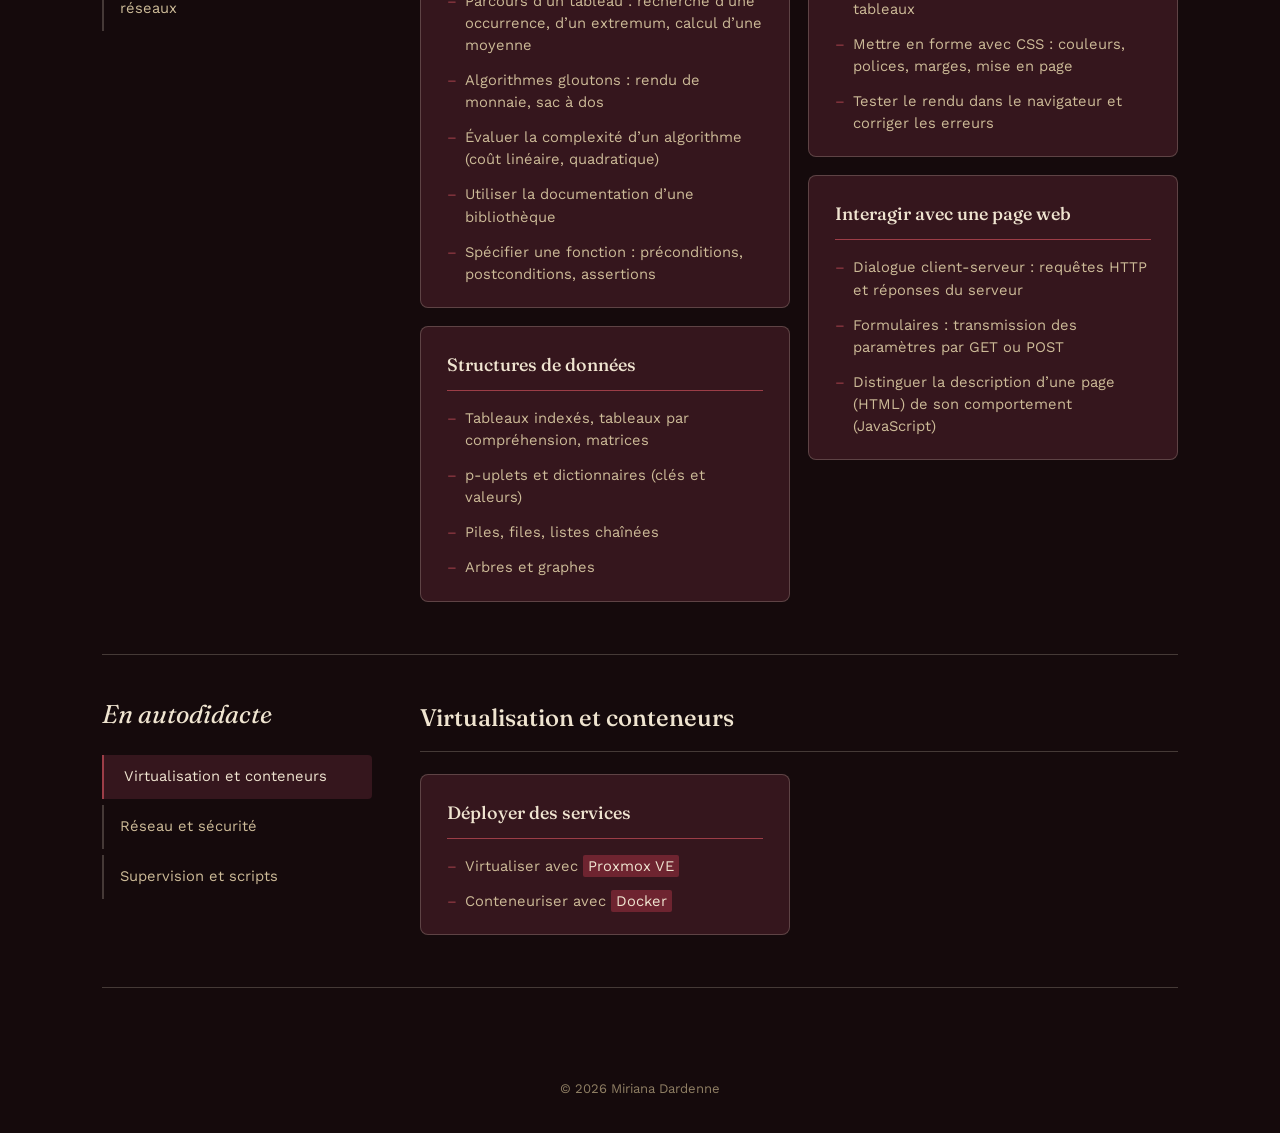
<file: competences.html>
<!DOCTYPE html>
<html lang="fr">
<head>
<meta charset="UTF-8">
<meta name="viewport" content="width=device-width, initial-scale=1.0">
<title>Compétences — Miriana Dardenne</title>
<meta name="description" content="Compétences de Miriana Dardenne, étudiante en BTS SIO spécialité réseaux (SISR).">
<link rel="preconnect" href="https://fonts.googleapis.com">
<link rel="preconnect" href="https://fonts.gstatic.com" crossorigin>
<link href="https://fonts.googleapis.com/css2?family=Fraunces:ital,opsz,wght@0,9..144,300;0,9..144,400;0,9..144,500;0,9..144,600;1,9..144,400;1,9..144,500&family=Work+Sans:wght@300;400;500;600&display=swap" rel="stylesheet">
<link rel="stylesheet" href="style.css">
<style>
/* ===== Compétences — mise en page 2 : menu latéral + cartes ===== */
#competences{ padding-top:110px; }
@media (min-width:861px){ #competences{ zoom:1; } }
#competences > .wrap{ max-width:1140px; }
.lx-intro{ max-width:720px; margin:0 0 36px; font-size:1.02rem; line-height:1.65; color:var(--beige-dim); }
.lx-tier{ display:grid; grid-template-columns:270px minmax(0,1fr); gap:48px; padding:44px 0 52px; border-top:1px solid var(--line-strong); align-items:start; }
.lx-tier:last-of-type{ border-bottom:1px solid var(--line-strong); }
.lx-side{ position:sticky; top:96px; }
.lx-kicker{ display:block; font-size:.72rem; letter-spacing:.16em; text-transform:uppercase; color:var(--beige-muted); margin-bottom:8px; }
.lx-title{ font-family:'Fraunces',serif; font-style:italic; font-weight:400; font-size:1.6rem; line-height:1.2; color:var(--beige); margin:0 0 26px; }
.lx-tabs{ display:flex; flex-direction:column; gap:6px; }
.lx-tab{
  text-align:left; font-family:inherit; font-size:.92rem; line-height:1.35; cursor:pointer;
  color:var(--beige-dim); background:none; border:0; border-left:2px solid var(--line-strong);
  padding:12px 16px; border-radius:0 4px 4px 0;
  transition:background .2s ease, color .2s ease, border-color .2s ease, padding .2s ease;
}
.lx-tab:hover{ color:var(--beige); background:rgba(239,228,208,.04); }
.lx-tab.active{ color:var(--beige); background:var(--bordeaux-panel); border-left-color:var(--bordeaux-light); padding-left:20px; }
.lx-tab:focus-visible{ outline:2px solid var(--beige); outline-offset:2px; }
.lx-side .btn.tier-dl{ margin-top:28px; }
.lx-panel-title{ font-family:'Fraunces',serif; font-weight:500; font-size:1.5rem; color:var(--beige); margin:0 0 22px; padding-bottom:14px; border-bottom:1px solid var(--line-strong); }
.lx-panel:not([hidden]){ animation:lx-in .35s ease; }
@keyframes lx-in{ from{ opacity:0; transform:translateY(8px); } to{ opacity:1; transform:none; } }
.lx-grid{ column-count:2; column-gap:18px; }
.lx-card{ break-inside:avoid; margin:0 0 18px; background:var(--bordeaux-panel); border:1px solid var(--line-strong); border-radius:8px; padding:26px 26px 22px; transition:border-color .25s ease, transform .25s ease; }
.lx-card:hover{ border-color:var(--bordeaux-light); transform:translateY(-2px); }
.lx-card h5{ font-family:'Fraunces',serif; font-weight:500; font-size:1.12rem; line-height:1.3; color:var(--beige); margin:0 0 16px; padding-bottom:14px; border-bottom:1px solid var(--bordeaux-light); }
.lx-card ul{ list-style:none; margin:0; padding:0; display:grid; gap:13px; font-size:.92rem; color:var(--beige-dim); line-height:1.5; }
.lx-card li{ position:relative; padding-left:18px; }
.lx-card li::before{ content:"–"; position:absolute; left:0; color:var(--bordeaux-light); }
@media (max-width:960px){
  .lx-tier{ grid-template-columns:1fr; gap:26px; padding:34px 0 40px; }
  .lx-side{ position:static; }
  .lx-tabs{ flex-direction:row; flex-wrap:wrap; gap:8px; }
  .lx-tab{ border:1px solid var(--line-strong); border-radius:999px; padding:9px 16px; }
  .lx-tab.active{ padding-left:16px; border-color:var(--bordeaux-light); }
}
@media (max-width:700px){ .lx-grid{ column-count:1; } }
@media (prefers-reduced-motion:reduce){ .lx-panel:not([hidden]){ animation:none; } .lx-card{ transition:none; } }
</style>
</head>
<body>

<header id="site-header">
  <div class="wrap">
    <a href="index.html" class="brand">Miriana-Frances Dardenne--Dugandzic</a>
    <button class="nav-toggle" id="navToggle" aria-label="Menu">
      <span></span><span></span><span></span>
    </button>
    <nav id="siteNav">
      <ul>
        <li><a href="index.html" class="nav-link">Accueil</a></li>
        <li><a href="index.html#apropos" class="nav-link">Expériences</a></li>
        <li><a href="competences.html#competences" class="nav-link">Compétences</a></li>
        <li><a href="index.html#certifications" class="nav-link">Certifications</a></li>
        <li><a href="projets.html#projets" class="nav-link">Projets</a></li>
        <li><a href="veille.html#veille" class="nav-link">Veille</a></li>
        <li><a href="index.html#contact" class="nav-link">Contact</a></li>
      </ul>
    </nav>
  </div>
</header>

<!-- ================= COMPÉTENCES (mise en page 2 : menu latéral + cartes) ================= -->
<section id="competences" style="border-top:none;">
  <div class="wrap">
    <div class="section-head"><h2>Compétences</h2></div>
    <p class="lx-intro">Les compétences ci-dessous ont été acquises et appliquées dans différents contextes techniques, me permettant aujourd’hui de les maîtriser et de les utiliser efficacement.</p>
    <section class="lx-tier" data-lx>
      <aside class="lx-side">
        <span class="lx-kicker">Compétences acquises</span>
        <h3 class="lx-title">Grâce à mon BTS SIO</h3>
        <div class="lx-tabs" role="tablist">
          <button class="lx-tab active" type="button" role="tab" aria-selected="true" aria-controls="tp-11" data-target="tp-11">Administration systèmes et réseaux</button>
          <button class="lx-tab" type="button" role="tab" aria-selected="false" aria-controls="tp-12" data-target="tp-12">Supervision et maintenance informatique</button>
          <button class="lx-tab" type="button" role="tab" aria-selected="false" aria-controls="tp-13" data-target="tp-13">Cybersécurité</button>
        </div>
        <a href="Tableau_synthese_realisations_professionnelles.xlsx" download class="btn btn-accent tier-dl">Tableau de synthèse des réalisations professionnelles</a>
      </aside>
      <div class="lx-main">
        <div class="lx-panel" id="tp-11" role="tabpanel">
          <h4 class="lx-panel-title">Administration systèmes et réseaux</h4>
          <div class="lx-grid">
            <article class="lx-card"><h5>Installer, tester et déployer</h5><ul><li><span style="text-decoration:underline;text-underline-offset:3px">Installation des infrastructures</span><span style="display:block;color:var(--beige-muted)">Windows Server, Debian, services réseau</span></li><li><span style="text-decoration:underline;text-underline-offset:3px">Configuration des services</span><span style="display:block;color:var(--beige-muted)"><mark class="hl">DNS, DHCP, Active Directory</mark>, Apache, HAProxy</span></li><li><span style="text-decoration:underline;text-underline-offset:3px">Réalisation des tests</span><span style="display:block;color:var(--beige-muted)">Tests d’intégration, validation et acceptation</span></li></ul></article>
            <article class="lx-card"><h5>Administrer les utilisateurs et les données</h5><ul><li><span style="text-decoration:underline;text-underline-offset:3px">Gestion des utilisateurs</span><span style="display:block;color:var(--beige-muted)"><mark class="hl">Active Directory, GPO</mark>, droits d’accès</span></li><li><span style="text-decoration:underline;text-underline-offset:3px">Gestion des sauvegardes</span><span style="display:block;color:var(--beige-muted)"><mark class="hl">Règle 3-2-1</mark><br>Supports de sauvegarde : disque dur, NAS, serveur de sauvegarde<br>Types de sauvegarde : complète, incrémentielle</span></li></ul></article>
            <article class="lx-card"><h5>Travailler sur plusieurs supports</h5><ul><li><span style="text-decoration:underline;text-underline-offset:3px">Utilisation des différents OS</span><span style="display:block;color:var(--beige-muted)">Linux, Debian, Ubuntu, Windows, Windows Server</span></li><li><span style="text-decoration:underline;text-underline-offset:3px">Utilisation de Cisco</span><span style="display:block;color:var(--beige-muted)">Projets réalisés, <mark class="hl">certification Cisco</mark></span></li><li><span style="text-decoration:underline;text-underline-offset:3px">Différentes virtualisations</span><span style="display:block;color:var(--beige-muted)"><mark class="hl">Proxmox, VMware</mark>, VirtualBox…</span></li></ul></article>
            <article class="lx-card"><h5>Capacité de mise en place d’un projet</h5><ul><li><span style="text-decoration:underline;text-underline-offset:3px">Gestion de projet</span><span style="display:block;color:var(--beige-muted)">Organisation, suivi et répartition des tâches grâce à <mark class="hl">Trello</mark></span></li><li><span style="text-decoration:underline;text-underline-offset:3px">Réalisation de veille technologique</span><span style="display:block;color:var(--beige-muted)">Veille sur le Wi‑Fi 7, <mark class="hl">directive NIS2</mark>, alertes newsletter, notes régulières</span></li><li><span style="text-decoration:underline;text-underline-offset:3px">Rédaction de documentation</span><span style="display:block;color:var(--beige-muted)">Compte rendu, cahier de test et recette, documentation technique</span></li><li><span style="text-decoration:underline;text-underline-offset:3px">Analyse des besoins utilisateurs</span><span style="display:block;color:var(--beige-muted)">Cahier des charges, spécifications fonctionnelles</span></li><li><span style="text-decoration:underline;text-underline-offset:3px">Utilisation d’outils collaboratifs</span><span style="display:block;color:var(--beige-muted)">Trello, Teams, SharePoint</span></li></ul></article>
          </div>
        </div>
        <div class="lx-panel" id="tp-12" role="tabpanel" hidden>
          <h4 class="lx-panel-title">Supervision et maintenance informatique</h4>
          <div class="lx-grid">
            <article class="lx-card"><h5>Superviser et assurer la continuité de service</h5><ul><li><span style="text-decoration:underline;text-underline-offset:3px">Gestion de la supervision</span><span style="display:block;color:var(--beige-muted)"><mark class="hl">Centreon, Zabbix, Nagios</mark>, alertes et monitoring, pollers</span></li><li><span style="text-decoration:underline;text-underline-offset:3px">Gestion de la continuité de service</span><span style="display:block;color:var(--beige-muted)">Redondance, supervision, <mark class="hl">snapshot, sauvegarde régulière</mark></span></li></ul></article>
            <article class="lx-card"><h5>Maintenir le parc informatique</h5><ul><li><span style="text-decoration:underline;text-underline-offset:3px">Gestion du parc informatique</span><span style="display:block;color:var(--beige-muted)">Inventaire des postes, mise à jour, ajout d’un ordinateur dans Active Directory</span></li><li><span style="text-decoration:underline;text-underline-offset:3px">Maintenance des équipements</span><span style="display:block;color:var(--beige-muted)">Mise à jour, remplacement et dépannage du matériel</span></li></ul></article>
            <article class="lx-card"><h5>Capacité de répondre à un incident, quel que soit son type</h5><ul><li><span style="text-decoration:underline;text-underline-offset:3px">Gestion des incidents réseau</span><span style="display:block;color:var(--beige-muted)">Résolution de problèmes <mark class="hl">DNS, DHCP, routage</mark>, connectivité…</span></li><li><span style="text-decoration:underline;text-underline-offset:3px">Gestion des incidents système</span><span style="display:block;color:var(--beige-muted)">Résolution de problèmes sur Windows Server, Active Directory, services</span></li><li><span style="text-decoration:underline;text-underline-offset:3px">Diagnostic et dépannage</span><span style="display:block;color:var(--beige-muted)">Ping, Traceroute, <mark class="hl">journaux d’événements</mark>, tests de services</span></li></ul></article>
          </div>
        </div>
        <div class="lx-panel" id="tp-13" role="tabpanel" hidden>
          <h4 class="lx-panel-title">Cybersécurité</h4>
          <div class="lx-grid">
            <article class="lx-card"><h5>Protéger les données à caractère personnel</h5><ul><li><span style="text-decoration:underline;text-underline-offset:3px">Gestion des données personnelles</span><span style="display:block;color:var(--beige-muted)">Recensement des traitements et des données collectées</span></li><li><span style="text-decoration:underline;text-underline-offset:3px">Application de la réglementation</span><span style="display:block;color:var(--beige-muted)"><mark class="hl">RGPD</mark>, conformité et protection des données</span></li></ul></article>
            <article class="lx-card"><h5>Préserver l’identité numérique de l’organisation</h5><ul><li><span style="text-decoration:underline;text-underline-offset:3px">Protection de l’identité numérique</span><span style="display:block;color:var(--beige-muted)">Comptes, domaines, sites web et image numérique</span></li></ul></article>
            <article class="lx-card"><h5>Sécuriser les équipements et les usages</h5><ul><li><span style="text-decoration:underline;text-underline-offset:3px">Sensibilisation à la cybersécurité</span><span style="display:block;color:var(--beige-muted)">Risques numériques et bonnes pratiques</span></li><li><span style="text-decoration:underline;text-underline-offset:3px">Protection des systèmes</span><span style="display:block;color:var(--beige-muted)">Antivirus, pare-feu (<mark class="hl">pfSense, OPNsense</mark>), mises à jour de sécurité</span></li><li><span style="text-decoration:underline;text-underline-offset:3px">Gestion des accès</span><span style="display:block;color:var(--beige-muted)">Active Directory, groupes, droits et privilèges</span></li></ul></article>
            <article class="lx-card"><h5>Garantir disponibilité, intégrité et confidentialité face aux cyberattaques</h5><ul><li><span style="text-decoration:underline;text-underline-offset:3px">Analyse des risques de sécurité</span><span style="display:block;color:var(--beige-muted)">Évaluation des menaces et des vulnérabilités</span></li><li><span style="text-decoration:underline;text-underline-offset:3px">Gestion de la disponibilité des services</span><span style="display:block;color:var(--beige-muted)">Sauvegardes, <mark class="hl">continuité et reprise d’activité</mark></span></li><li><span style="text-decoration:underline;text-underline-offset:3px">Conservation des preuves numériques</span><span style="display:block;color:var(--beige-muted)">Journaux, traces et éléments de preuve</span></li><li><span style="text-decoration:underline;text-underline-offset:3px">Application des procédures de sécurité</span><span style="display:block;color:var(--beige-muted)">Règles, politiques et contrôles internes</span></li></ul></article>
            <article class="lx-card"><h5>Assurer la cybersécurité d’une infrastructure réseau, d’un système, d’un service</h5><ul><li><span style="text-decoration:underline;text-underline-offset:3px">Audit de sécurité</span><span style="display:block;color:var(--beige-muted)">Vérification de la sûreté des infrastructures</span></li><li><span style="text-decoration:underline;text-underline-offset:3px">Intégration de la sécurité</span><span style="display:block;color:var(--beige-muted)">Prise en compte de la cybersécurité dans les projets</span></li><li><span style="text-decoration:underline;text-underline-offset:3px">Contrôle de conformité</span><span style="display:block;color:var(--beige-muted)">Normes, référentiels et bonnes pratiques</span></li><li><span style="text-decoration:underline;text-underline-offset:3px">Prévention des cyberattaques</span><span style="display:block;color:var(--beige-muted)">Renforcement de la sécurité et réduction des risques</span></li><li><span style="text-decoration:underline;text-underline-offset:3px">Détection des menaces</span><span style="display:block;color:var(--beige-muted)">Supervision, alertes et <mark class="hl">surveillance des événements</mark></span></li><li><span style="text-decoration:underline;text-underline-offset:3px">Gestion des incidents de sécurité</span><span style="display:block;color:var(--beige-muted)">Analyse, traitement et mise en œuvre de <mark class="hl">contre-mesures</mark></span></li></ul></article>
          </div>
        </div>
      </div>
    </section>
    <section class="lx-tier" data-lx>
      <aside class="lx-side">
        <h3 class="lx-title">Lors de mon bac option NSI et de mon premier semestre de BTS<span style="display:block;margin-top:10px;font-family:'Work Sans',sans-serif;font-style:normal;font-size:.82rem;line-height:1.4;color:var(--beige-muted)">(lorsque la spécialité n’était pas encore choisie)</span></h3>
        <div class="lx-tabs" role="tablist">
          <button class="lx-tab active" type="button" role="tab" aria-selected="true" aria-controls="tp-21" data-target="tp-21">Programmation et algorithmique</button>
          <button class="lx-tab" type="button" role="tab" aria-selected="false" aria-controls="tp-22" data-target="tp-22">Bases de données</button>
          <button class="lx-tab" type="button" role="tab" aria-selected="false" aria-controls="tp-23" data-target="tp-23">Architecture, systèmes et réseaux</button>
        </div>
      </aside>
      <div class="lx-main">
        <div class="lx-panel" id="tp-21" role="tabpanel">
          <h4 class="lx-panel-title">Programmation et algorithmique</h4>
          <div class="lx-grid">
            <article class="lx-card"><h5>Programmer en Python et concevoir des algorithmes</h5><ul><li>Création de variables, de conditions et de boucles bornées</li><li>Listes, tuples, dictionnaires</li><li>Programmation <mark class="hl">orientée objet</mark></li><li>Parcours d’un tableau : recherche d’une occurrence, d’un extremum, calcul d’une moyenne</li><li>Algorithmes gloutons : rendu de monnaie, sac à dos</li><li>Évaluer la complexité d’un algorithme (coût linéaire, quadratique)</li><li>Utiliser la documentation d’une bibliothèque</li><li>Spécifier une fonction : préconditions, postconditions, assertions</li></ul></article>
            <article class="lx-card"><h5>Structures de données</h5><ul><li>Tableaux indexés, tableaux par compréhension, matrices</li><li>p-uplets et dictionnaires (clés et valeurs)</li><li>Piles, files, listes chaînées</li><li>Arbres et graphes</li></ul></article>
            <article class="lx-card"><h5>Programmer en HTML et CSS</h5><ul><li>Utilisation d’applications : VMware, Phoenix Code</li><li>Apprentissage des bases et <mark class="hl">création de pages web</mark></li><li>Structurer une page avec les balises HTML : titres, listes, liens, images, tableaux</li><li>Mettre en forme avec CSS : couleurs, polices, marges, mise en page</li><li>Tester le rendu dans le navigateur et corriger les erreurs</li></ul></article>
            <article class="lx-card"><h5>Interagir avec une page web</h5><ul><li>Dialogue client-serveur : requêtes HTTP et réponses du serveur</li><li>Formulaires : transmission des paramètres par GET ou POST</li><li>Distinguer la description d’une page (HTML) de son comportement (JavaScript)</li></ul></article>
          </div>
        </div>
        <div class="lx-panel" id="tp-22" role="tabpanel" hidden>
          <h4 class="lx-panel-title">Bases de données</h4>
          <div class="lx-grid">
            <article class="lx-card"><h5>Traiter des données en tables</h5><ul><li>Importer une table depuis un fichier CSV</li><li>Rechercher des lignes selon des critères, repérer les doublons</li><li>Trier une table selon une colonne</li><li>Fusionner deux tables</li></ul></article>
            <article class="lx-card"><h5>Modéliser des données</h5><ul><li>Modèle relationnel</li><li>Clés primaires et étrangères</li></ul></article>
            <article class="lx-card"><h5>Interroger une base avec SQL</h5><ul><li>Requêtes <mark class="hl">SELECT, jointures</mark>, agrégations</li><li>Insertion, mise à jour, suppression</li></ul></article>
          </div>
        </div>
        <div class="lx-panel" id="tp-23" role="tabpanel" hidden>
          <h4 class="lx-panel-title">Architecture, systèmes et réseaux</h4>
          <div class="lx-grid">
            <article class="lx-card"><h5>Représenter les données en machine</h5><ul><li>Changement de base : binaire, décimal, hexadécimal</li><li>Entiers relatifs et complément à 2</li><li>Nombres flottants et leurs limites (0.1 + 0.2 ≠ 0.3)</li><li>Opérateurs booléens et tables de vérité</li><li>Encodage de texte : ASCII, Unicode</li></ul></article>
            <article class="lx-card"><h5>Comprendre le fonctionnement d’une machine</h5><ul><li>Architecture matérielle et systèmes d’exploitation</li><li>Modèle de von Neumann et exécution d’instructions en langage machine</li><li>Processus et ordonnancement</li><li>Capteurs, actionneurs et interfaces homme-machine</li></ul></article>
            <article class="lx-card"><h5>Utiliser Linux en ligne de commande</h5><ul><li>Arborescence, droits et commandes de base</li><li>Gestion des permissions d’accès aux fichiers</li><li>Systèmes d’exploitation libres et propriétaires</li></ul></article>
            <article class="lx-card"><h5>Comprendre les réseaux</h5><ul><li>Modèle en couches, protocoles <mark class="hl">TCP/IP</mark></li><li>Découpage des données en paquets et encapsulation</li><li>Routage et sécurisation des échanges</li><li>Simulation d’un réseau, protocole du bit alterné</li></ul></article>
          </div>
        </div>
      </div>
    </section>
    <section class="lx-tier" data-lx>
      <aside class="lx-side">
        <h3 class="lx-title">En autodidacte</h3>
        <div class="lx-tabs" role="tablist">
          <button class="lx-tab active" type="button" role="tab" aria-selected="true" aria-controls="tp-31" data-target="tp-31">Virtualisation et conteneurs</button>
          <button class="lx-tab" type="button" role="tab" aria-selected="false" aria-controls="tp-32" data-target="tp-32">Réseau et sécurité</button>
          <button class="lx-tab" type="button" role="tab" aria-selected="false" aria-controls="tp-33" data-target="tp-33">Supervision et scripts</button>
        </div>
      </aside>
      <div class="lx-main">
        <div class="lx-panel" id="tp-31" role="tabpanel">
          <h4 class="lx-panel-title">Virtualisation et conteneurs</h4>
          <div class="lx-grid">
            <article class="lx-card"><h5>Déployer des services</h5><ul><li>Virtualiser avec <mark class="hl">Proxmox VE</mark></li><li>Conteneuriser avec <mark class="hl">Docker</mark></li></ul></article>
          </div>
        </div>
        <div class="lx-panel" id="tp-32" role="tabpanel" hidden>
          <h4 class="lx-panel-title">Réseau et sécurité</h4>
          <div class="lx-grid">
            <article class="lx-card"><h5>Sécuriser et interconnecter</h5><ul><li>Pare-feu OPNsense et pfSense</li><li>Accès distant avec <mark class="hl">Tailscale</mark></li><li>Reverse proxy avec Nginx</li></ul></article>
          </div>
        </div>
        <div class="lx-panel" id="tp-33" role="tabpanel" hidden>
          <h4 class="lx-panel-title">Supervision et scripts</h4>
          <div class="lx-grid">
            <article class="lx-card"><h5>Superviser et automatiser</h5><ul><li>Tableaux de bord <mark class="hl">Grafana</mark>, logs avec Loki et Syslog</li><li>Scripts Bash</li></ul></article>
          </div>
        </div>
      </div>
    </section>
  </div>
</section>

<footer>
  <div class="wrap">
    <span>© 2026 Miriana Dardenne</span>
  </div>
</footer>

<script src="script.js"></script>
<script>
// Menu latéral : un clic sur un domaine affiche ses cartes (un seul domaine visible à la fois par bloc)
document.querySelectorAll('[data-lx]').forEach(function(tier){
  var tabs=[].slice.call(tier.querySelectorAll('.lx-tab'));
  var panels=[].slice.call(tier.querySelectorAll('.lx-panel'));
  tabs.forEach(function(t){
    t.addEventListener('click',function(){
      tabs.forEach(function(x){var on=x===t;x.classList.toggle('active',on);x.setAttribute('aria-selected',on);});
      panels.forEach(function(p){p.hidden=p.id!==t.getAttribute('data-target');});
    });
  });
});
</script>

</body>
</html>
</file>
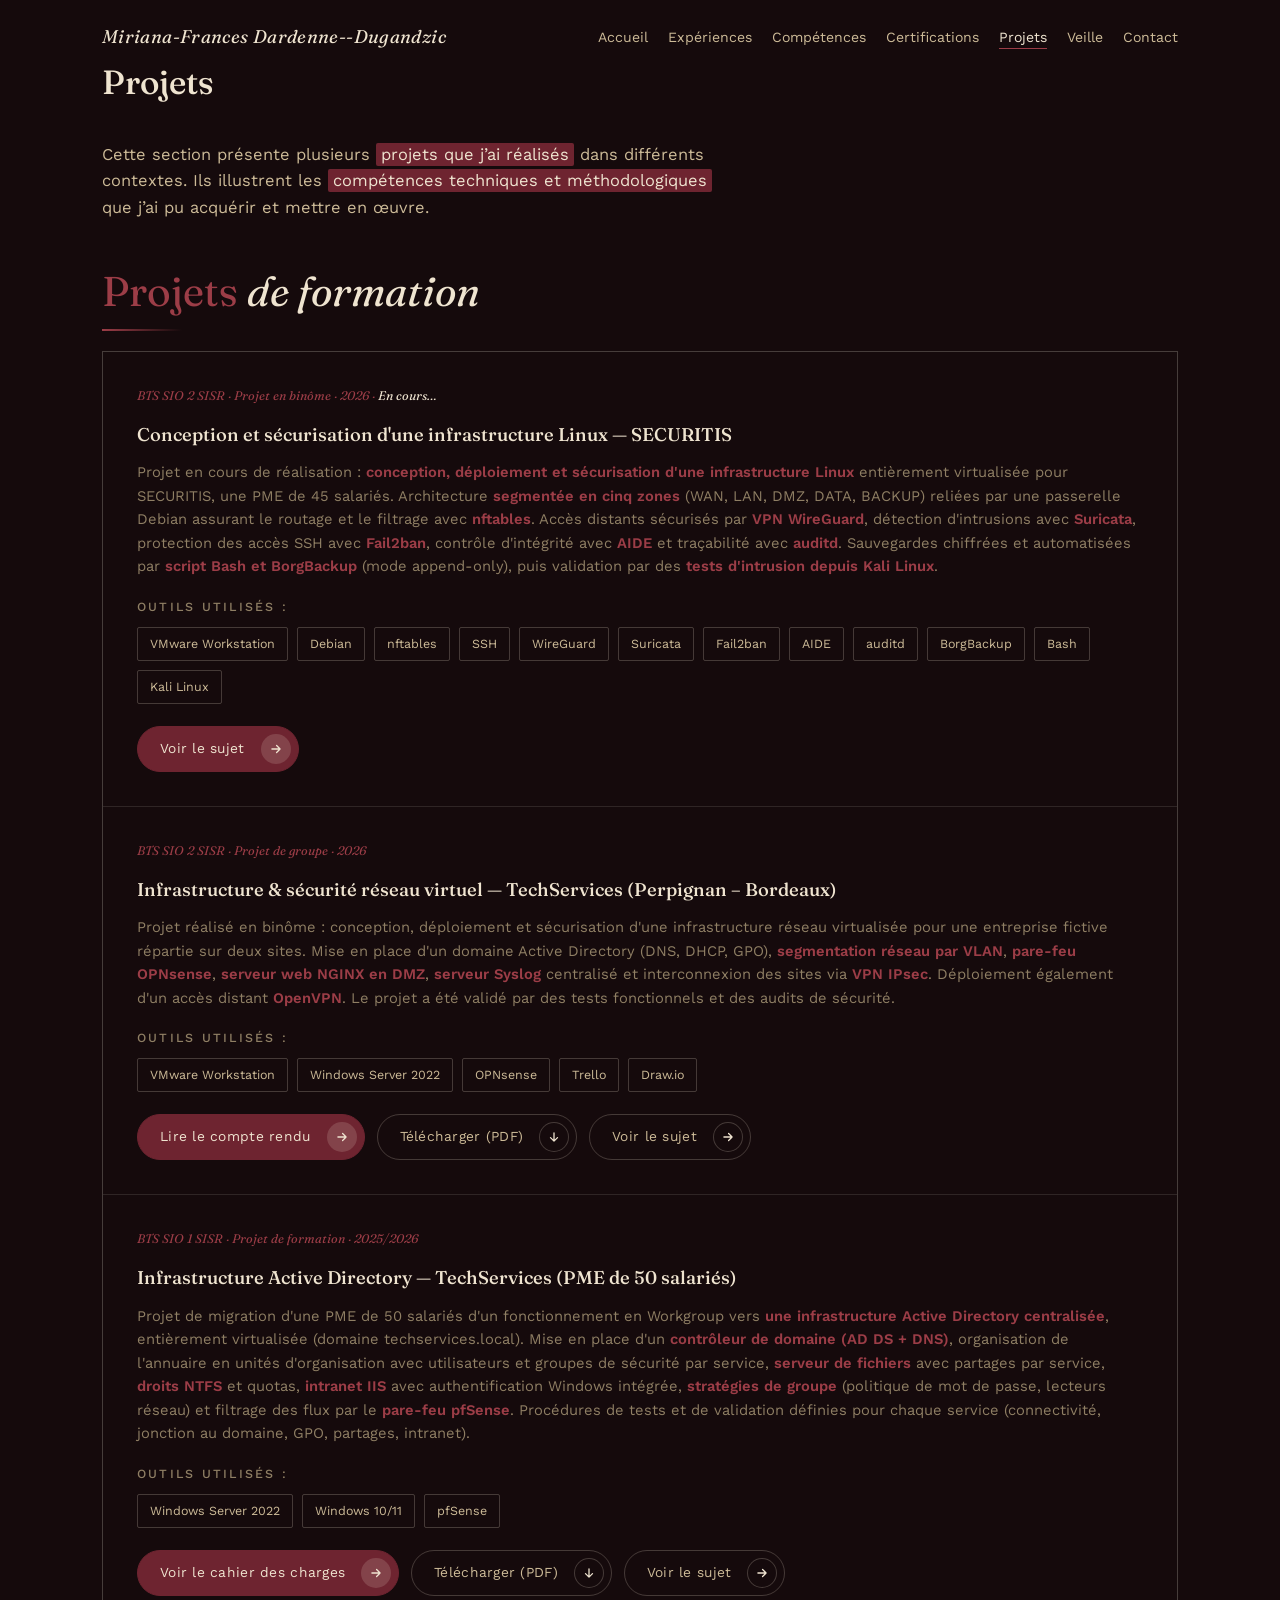
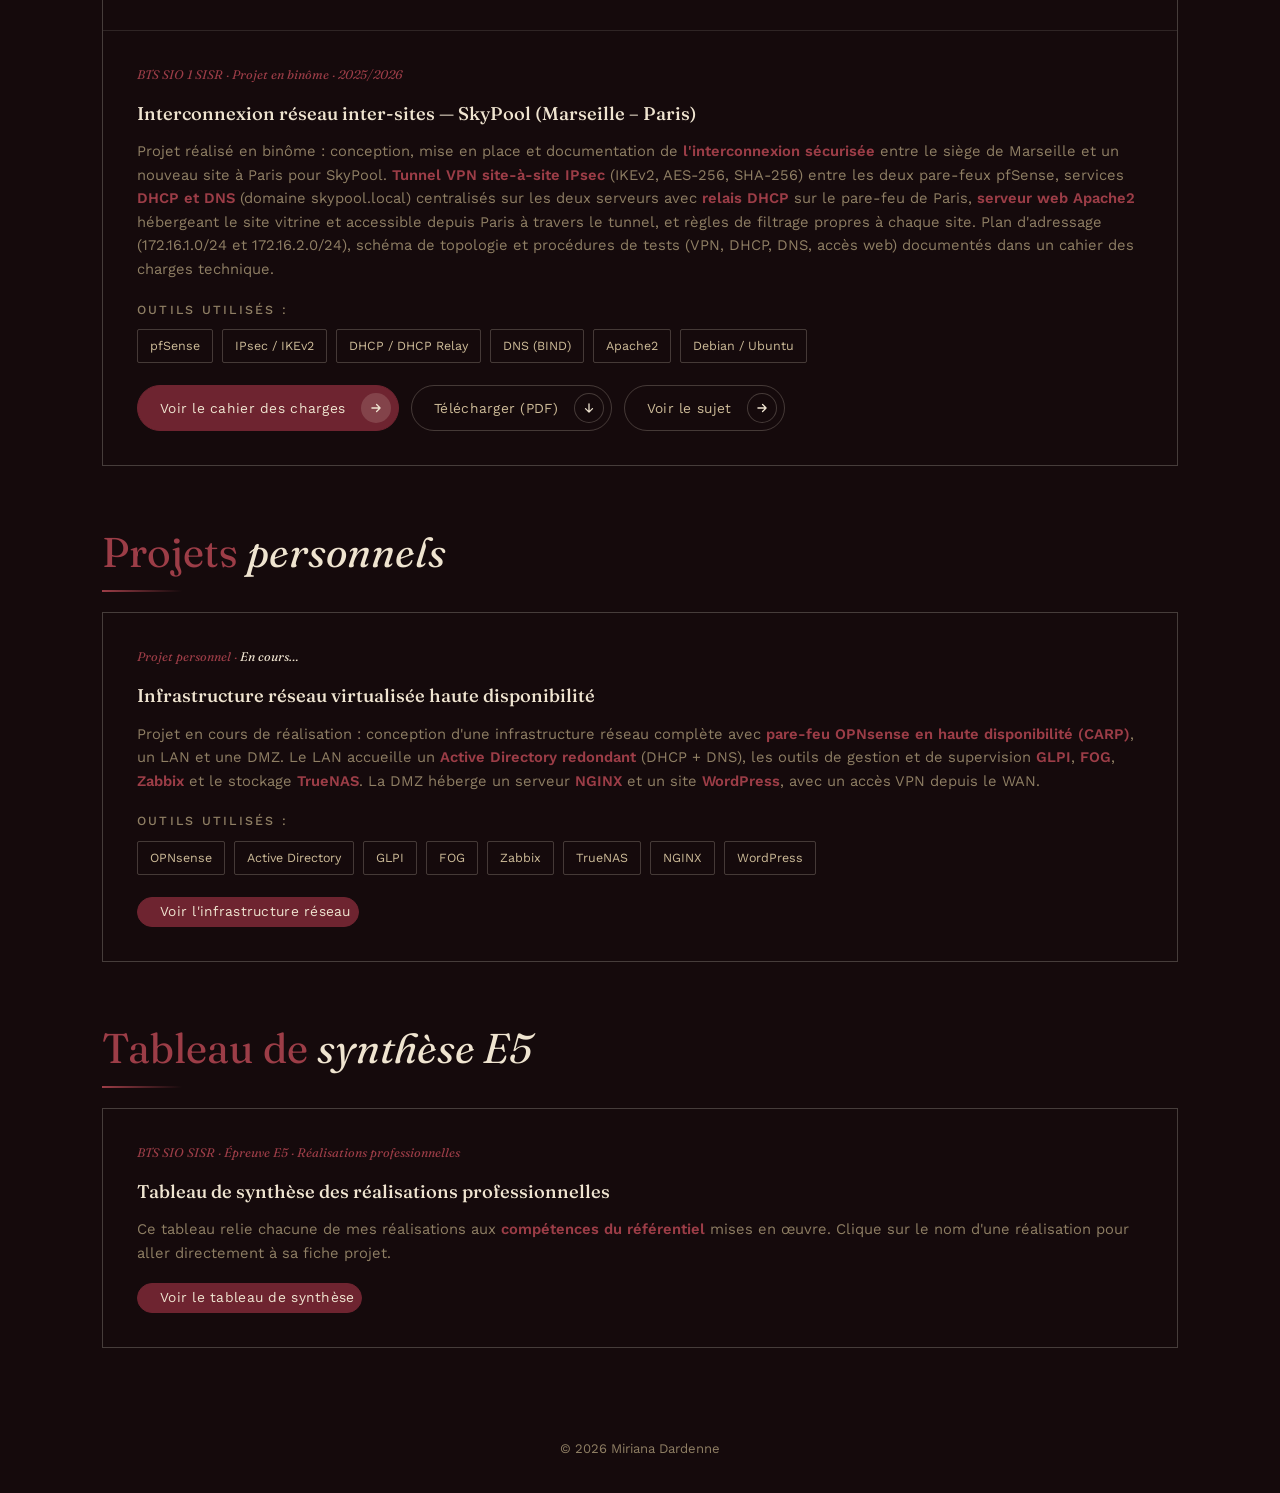
<file: projets.html>
<!DOCTYPE html>
<html lang="fr">
<head>
<meta charset="UTF-8">
<meta name="viewport" content="width=device-width, initial-scale=1.0">
<title>Projets — Miriana Dardenne</title>
<meta name="description" content="Projets de Miriana Dardenne, étudiante en BTS SIO spécialité réseaux (SISR).">
<link rel="preconnect" href="https://fonts.googleapis.com">
<link rel="preconnect" href="https://fonts.gstatic.com" crossorigin>
<link href="https://fonts.googleapis.com/css2?family=Fraunces:ital,opsz,wght@0,9..144,300;0,9..144,400;0,9..144,500;0,9..144,600;1,9..144,400;1,9..144,500&family=Work+Sans:wght@300;400;500;600&display=swap" rel="stylesheet">
<link rel="stylesheet" href="style.css?v=20261113">
</head>
<body>

<header id="site-header">
  <div class="wrap">
    <a href="index.html" class="brand">Miriana-Frances Dardenne--Dugandzic</a>
    <button class="nav-toggle" id="navToggle" aria-label="Menu">
      <span></span><span></span><span></span>
    </button>
    <nav id="siteNav">
      <ul>
        <li><a href="index.html" class="nav-link">Accueil</a></li>
        <li><a href="index.html#apropos" class="nav-link">Expériences</a></li>
        <li><a href="competences.html#competences" class="nav-link">Compétences</a></li>
        <li><a href="index.html#certifications" class="nav-link">Certifications</a></li>
        <li><a href="projets.html#projets" class="nav-link">Projets</a></li>
        <li><a href="veille.html#veille" class="nav-link">Veille</a></li>
        <li><a href="index.html#contact" class="nav-link">Contact</a></li>
      </ul>
    </nav>
  </div>
</header>

<!-- ================= PROJETS ================= -->
<!-- 🔧 À personnaliser : remplace les cartes d'exemple par tes vrais projets dans chaque catégorie -->
<section id="projets" style="border-top:none;">
  <div class="wrap">
    <div class="section-head">
      <h2>Projets</h2>
    </div>
    <p class="page-lead">Cette section présente plusieurs <mark class="hl">projets que j’ai réalisés</mark> dans différents contextes. Ils illustrent les <mark class="hl">compétences techniques et méthodologiques</mark> que j’ai pu acquérir et mettre en œuvre.</p>

    <div class="projects-group">
      <h3 class="group-title">Projets <em>de formation</em></h3>
      <div class="projects-grid" style="grid-template-columns:1fr;">
        <div class="project-card" id="projet-securitis">
          <span class="project-meta">BTS SIO 2 SISR · Projet en binôme · 2026 · <span class="status-wip">En cours…</span></span>
          <h3>Conception et sécurisation d'une infrastructure Linux — SECURITIS</h3>
          <p>Projet en cours de réalisation : <strong class="kw">conception, déploiement et sécurisation d'une infrastructure Linux</strong> entièrement virtualisée pour SECURITIS, une PME de 45 salariés. Architecture <strong class="kw">segmentée en cinq zones</strong> (WAN, LAN, DMZ, DATA, BACKUP) reliées par une passerelle Debian assurant le routage et le filtrage avec <strong class="kw">nftables</strong>. Accès distants sécurisés par <strong class="kw">VPN WireGuard</strong>, détection d'intrusions avec <strong class="kw">Suricata</strong>, protection des accès SSH avec <strong class="kw">Fail2ban</strong>, contrôle d'intégrité avec <strong class="kw">AIDE</strong> et traçabilité avec <strong class="kw">auditd</strong>. Sauvegardes chiffrées et automatisées par <strong class="kw">script Bash et BorgBackup</strong> (mode append-only), puis validation par des <strong class="kw">tests d'intrusion depuis Kali Linux</strong>.</p>
          <span class="tools-label">Outils utilisés :</span>
          <div class="tag-row" style="margin-bottom:22px;">
            <span class="tag">VMware Workstation</span>
            <span class="tag">Debian</span>
            <span class="tag">nftables</span>
            <span class="tag">SSH</span>
            <span class="tag">WireGuard</span>
            <span class="tag">Suricata</span>
            <span class="tag">Fail2ban</span>
            <span class="tag">AIDE</span>
            <span class="tag">auditd</span>
            <span class="tag">BorgBackup</span>
            <span class="tag">Bash</span>
            <span class="tag">Kali Linux</span>
          </div>
          <div style="display:flex; flex-wrap:wrap; gap:12px;">
            <a href="Sujet_projet_SECURITIS.pdf" class="btn btn-primary" target="_blank" rel="noopener">Voir le sujet</a>
          </div>
        </div>
        <div class="project-card" id="projet-bordeaux">
          <span class="project-meta">BTS SIO 2 SISR · Projet de groupe · 2026</span>
          <h3>Infrastructure &amp; sécurité réseau virtuel — TechServices (Perpignan – Bordeaux)</h3>
          <p>Projet réalisé en binôme : conception, déploiement et sécurisation d'une infrastructure réseau virtualisée pour une entreprise fictive répartie sur deux sites. Mise en place d'un domaine Active Directory (DNS, DHCP, GPO), <strong class="kw">segmentation réseau par VLAN</strong>, <strong class="kw">pare-feu OPNsense</strong>, <strong class="kw">serveur web NGINX en DMZ</strong>, <strong class="kw">serveur Syslog</strong> centralisé et interconnexion des sites via <strong class="kw">VPN IPsec</strong>. Déploiement également d'un accès distant <strong class="kw">OpenVPN</strong>. Le projet a été validé par des tests fonctionnels et des audits de sécurité.</p>
          <span class="tools-label">Outils utilisés :</span>
          <div class="tag-row" style="margin-bottom:22px;">
            <span class="tag">VMware Workstation</span>
            <span class="tag">Windows Server 2022</span>
            <span class="tag">OPNsense</span>
            <span class="tag">Trello</span>
            <span class="tag">Draw.io</span>
          </div>
          <div style="display:flex; flex-wrap:wrap; gap:12px;">
            <a href="Compte_rendu_projet_Miriana-Lucca-Cioli.pdf" class="btn btn-primary" target="_blank" rel="noopener">Lire le compte rendu</a>
            <a href="Compte_rendu_projet_Miriana-Lucca-Cioli.pdf" class="btn btn-ghost" download>Télécharger (PDF)</a>
            <a href="Sujet_projet_TechServices.pdf" class="btn btn-ghost" target="_blank" rel="noopener">Voir le sujet</a>
          </div>
        </div>
        <div class="project-card" id="projet-ad">
          <span class="project-meta">BTS SIO 1 SISR · Projet de formation · 2025/2026</span>
          <h3>Infrastructure Active Directory — TechServices (PME de 50 salariés)</h3>
          <p>Projet de migration d'une PME de 50 salariés d'un fonctionnement en Workgroup vers <strong class="kw">une infrastructure Active Directory centralisée</strong>, entièrement virtualisée (domaine techservices.local). Mise en place d'un <strong class="kw">contrôleur de domaine (AD DS + DNS)</strong>, organisation de l'annuaire en unités d'organisation avec utilisateurs et groupes de sécurité par service, <strong class="kw">serveur de fichiers</strong> avec partages par service, <strong class="kw">droits NTFS</strong> et quotas, <strong class="kw">intranet IIS</strong> avec authentification Windows intégrée, <strong class="kw">stratégies de groupe</strong> (politique de mot de passe, lecteurs réseau) et filtrage des flux par le <strong class="kw">pare-feu pfSense</strong>. Procédures de tests et de validation définies pour chaque service (connectivité, jonction au domaine, GPO, partages, intranet).</p>
          <span class="tools-label">Outils utilisés :</span>
          <div class="tag-row" style="margin-bottom:22px;">
            <span class="tag">Windows Server 2022</span>
            <span class="tag">Windows 10/11</span>
            <span class="tag">pfSense</span>
          </div>
          <div style="display:flex; flex-wrap:wrap; gap:12px;">
            <a href="Cahier_des_charges_TechServices_AD.pdf" class="btn btn-primary" target="_blank" rel="noopener">Voir le cahier des charges</a>
            <a href="Cahier_des_charges_TechServices_AD.pdf" class="btn btn-ghost" download>Télécharger (PDF)</a>
            <a href="Sujet_projet_TechServices_AD.pdf" class="btn btn-ghost" target="_blank" rel="noopener">Voir le sujet</a>
          </div>
        </div>
        <div class="project-card" id="projet-skypool">
          <span class="project-meta">BTS SIO 1 SISR · Projet en binôme · 2025/2026</span>
          <h3>Interconnexion réseau inter-sites — SkyPool (Marseille – Paris)</h3>
          <p>Projet réalisé en binôme : conception, mise en place et documentation de <strong class="kw">l'interconnexion sécurisée</strong> entre le siège de Marseille et un nouveau site à Paris pour SkyPool. <strong class="kw">Tunnel VPN site-à-site IPsec</strong> (IKEv2, AES-256, SHA-256) entre les deux pare-feux pfSense, services <strong class="kw">DHCP et DNS</strong> (domaine skypool.local) centralisés sur les deux serveurs avec <strong class="kw">relais DHCP</strong> sur le pare-feu de Paris, <strong class="kw">serveur web Apache2</strong> hébergeant le site vitrine et accessible depuis Paris à travers le tunnel, et règles de filtrage propres à chaque site. Plan d'adressage (172.16.1.0/24 et 172.16.2.0/24), schéma de topologie et procédures de tests (VPN, DHCP, DNS, accès web) documentés dans un cahier des charges technique.</p>
          <span class="tools-label">Outils utilisés :</span>
          <div class="tag-row" style="margin-bottom:22px;">
            <span class="tag">pfSense</span>
            <span class="tag">IPsec / IKEv2</span>
            <span class="tag">DHCP / DHCP Relay</span>
            <span class="tag">DNS (BIND)</span>
            <span class="tag">Apache2</span>
            <span class="tag">Debian / Ubuntu</span>
          </div>
          <div style="display:flex; flex-wrap:wrap; gap:12px;">
            <a href="Cahier_des_charges_SkyPool.pdf" class="btn btn-primary" target="_blank" rel="noopener">Voir le cahier des charges</a>
            <a href="Cahier_des_charges_SkyPool.pdf" class="btn btn-ghost" download>Télécharger (PDF)</a>
            <a href="Sujet_projet_SkyPool.pdf" class="btn btn-ghost" target="_blank" rel="noopener">Voir le sujet</a>
          </div>
        </div>
      </div>
    </div>

    <div class="projects-group">
      <h3 class="group-title">Projets <em>personnels</em></h3>
      <div class="projects-grid">
        <div class="project-card" id="projet-ha">
          <span class="project-meta">Projet personnel · <span class="status-wip">En cours…</span></span>
          <h3>Infrastructure réseau virtualisée haute disponibilité</h3>
          <p>Projet en cours de réalisation : conception d'une infrastructure réseau complète avec <strong class="kw">pare-feu OPNsense en haute disponibilité (CARP)</strong>, un LAN et une DMZ. Le LAN accueille un <strong class="kw">Active Directory redondant</strong> (DHCP + DNS), les outils de gestion et de supervision <strong class="kw">GLPI</strong>, <strong class="kw">FOG</strong>, <strong class="kw">Zabbix</strong> et le stockage <strong class="kw">TrueNAS</strong>. La DMZ héberge un serveur <strong class="kw">NGINX</strong> et un site <strong class="kw">WordPress</strong>, avec un accès VPN depuis le WAN.</p>
          <span class="tools-label">Outils utilisés :</span>
          <div class="tag-row" style="margin-bottom:22px;">
            <span class="tag">OPNsense</span>
            <span class="tag">Active Directory</span>
            <span class="tag">GLPI</span>
            <span class="tag">FOG</span>
            <span class="tag">Zabbix</span>
            <span class="tag">TrueNAS</span>
            <span class="tag">NGINX</span>
            <span class="tag">WordPress</span>
          </div>
          <details class="infra-details">
            <summary class="btn btn-primary">Voir l'infrastructure réseau</summary>
            <a href="infrastructure_reseau.png" target="_blank" rel="noopener" title="Ouvrir l'image en grand"><img src="infrastructure_reseau.png" alt="Schéma de l'infrastructure réseau : pare-feu OPNsense master/slave (CARP), LAN avec Active Directory, GLPI, FOG, Zabbix et TrueNAS, DMZ avec NGINX et WordPress" loading="lazy"></a>
          </details>
        </div>
      </div>
    </div>

    <div class="projects-group" id="synthese-e5">
      <h3 class="group-title">Tableau de <em>synthèse E5</em></h3>
      <div class="projects-grid" style="grid-template-columns:1fr;">
        <div class="project-card">
          <span class="project-meta">BTS SIO SISR · Épreuve E5 · Réalisations professionnelles</span>
          <h3>Tableau de synthèse des réalisations professionnelles</h3>
          <p>Ce tableau relie chacune de mes réalisations aux <strong class="kw">compétences du référentiel</strong> mises en œuvre. Clique sur le nom d'une réalisation pour aller directement à sa fiche projet.</p>
          <details class="infra-details e5-details">
            <summary class="btn btn-primary">Voir le tableau de synthèse</summary>
            <div class="table-scroll">
              <table class="wifi-table e5-table">
                <thead><tr><th>Réalisations professionnelles</th><th>Gérer le patrimoine informatique</th><th>Répondre aux incidents et aux demandes</th><th>Développer la présence en ligne</th><th>Travailler en mode projet</th><th>Mettre à disposition un service</th><th>Organiser son développement professionnel</th></tr></thead>
                <tbody>
<tr class="e5-sep"><th colspan="7">Réalisations en cours de formation</th></tr>
<tr><th scope="row"><a href="#projet-securitis">Conception et sécurisation d'une infrastructure Linux</a><span class="e5-sub">SECURITIS</span></th><td><span class="e5-x" aria-label="Oui">✔</span></td><td><span class="e5-x" aria-label="Oui">✔</span></td><td></td><td><span class="e5-x" aria-label="Oui">✔</span></td><td><span class="e5-x" aria-label="Oui">✔</span></td><td><span class="e5-x" aria-label="Oui">✔</span></td></tr>
<tr><th scope="row"><a href="#projet-bordeaux">Infrastructure &amp; sécurité réseau virtuel</a><span class="e5-sub">TechServices</span></th><td><span class="e5-x" aria-label="Oui">✔</span></td><td></td><td></td><td><span class="e5-x" aria-label="Oui">✔</span></td><td><span class="e5-x" aria-label="Oui">✔</span></td><td></td></tr>
<tr><th scope="row"><a href="#projet-ad">Infrastructure Active Directory</a><span class="e5-sub">TechServices</span></th><td><span class="e5-x" aria-label="Oui">✔</span></td><td></td><td></td><td><span class="e5-x" aria-label="Oui">✔</span></td><td><span class="e5-x" aria-label="Oui">✔</span></td><td></td></tr>
<tr><th scope="row"><a href="#projet-skypool">Interconnexion réseau inter-sites</a><span class="e5-sub">SkyPool</span></th><td><span class="e5-x" aria-label="Oui">✔</span></td><td></td><td><span class="e5-x" aria-label="Oui">✔</span></td><td><span class="e5-x" aria-label="Oui">✔</span></td><td><span class="e5-x" aria-label="Oui">✔</span></td><td></td></tr>
<tr><th scope="row"><a href="#projet-ha">Infrastructure Haute Disponibilité &amp; Supervision Linux</a><span class="e5-sub">CloudTech</span></th><td><span class="e5-x" aria-label="Oui">✔</span></td><td><span class="e5-x" aria-label="Oui">✔</span></td><td><span class="e5-x" aria-label="Oui">✔</span></td><td><span class="e5-x" aria-label="Oui">✔</span></td><td><span class="e5-x" aria-label="Oui">✔</span></td><td><span class="e5-x" aria-label="Oui">✔</span></td></tr>
<tr class="e5-sep"><th colspan="7">Réalisations en milieu professionnel — première année</th></tr>
<tr><th scope="row">Calculateur de prix selon la distance</th><td></td><td></td><td><span class="e5-x" aria-label="Oui">✔</span></td><td><span class="e5-x" aria-label="Oui">✔</span></td><td><span class="e5-x" aria-label="Oui">✔</span></td><td></td></tr>
<tr><th scope="row">Site de suivi des paiements des patients</th><td></td><td></td><td><span class="e5-x" aria-label="Oui">✔</span></td><td><span class="e5-x" aria-label="Oui">✔</span></td><td><span class="e5-x" aria-label="Oui">✔</span></td><td></td></tr>
<tr><th scope="row">Recueil des besoins auprès du personne</th><td></td><td><span class="e5-x" aria-label="Oui">✔</span></td><td></td><td><span class="e5-x" aria-label="Oui">✔</span></td><td></td><td></td></tr>
<tr><th scope="row">Autres activités informatiques et réseau</th><td><span class="e5-x" aria-label="Oui">✔</span></td><td><span class="e5-x" aria-label="Oui">✔</span></td><td></td><td></td><td><span class="e5-x" aria-label="Oui">✔</span></td><td></td></tr>
                </tbody>
              </table>
            </div>
            <p class="e5-dl"><a href="Tableau_synthese_realisations_professionnelles.ods" class="btn btn-ghost" download>Télécharger le tableau (.ods)</a></p>
          </details>
        </div>
      </div>
    </div>
  </div>
</section>

<footer>
  <div class="wrap">
    <span>© 2026 Miriana Dardenne</span>
  </div>
</footer>

<script src="script.js"></script>
</body>
</html>
</file>
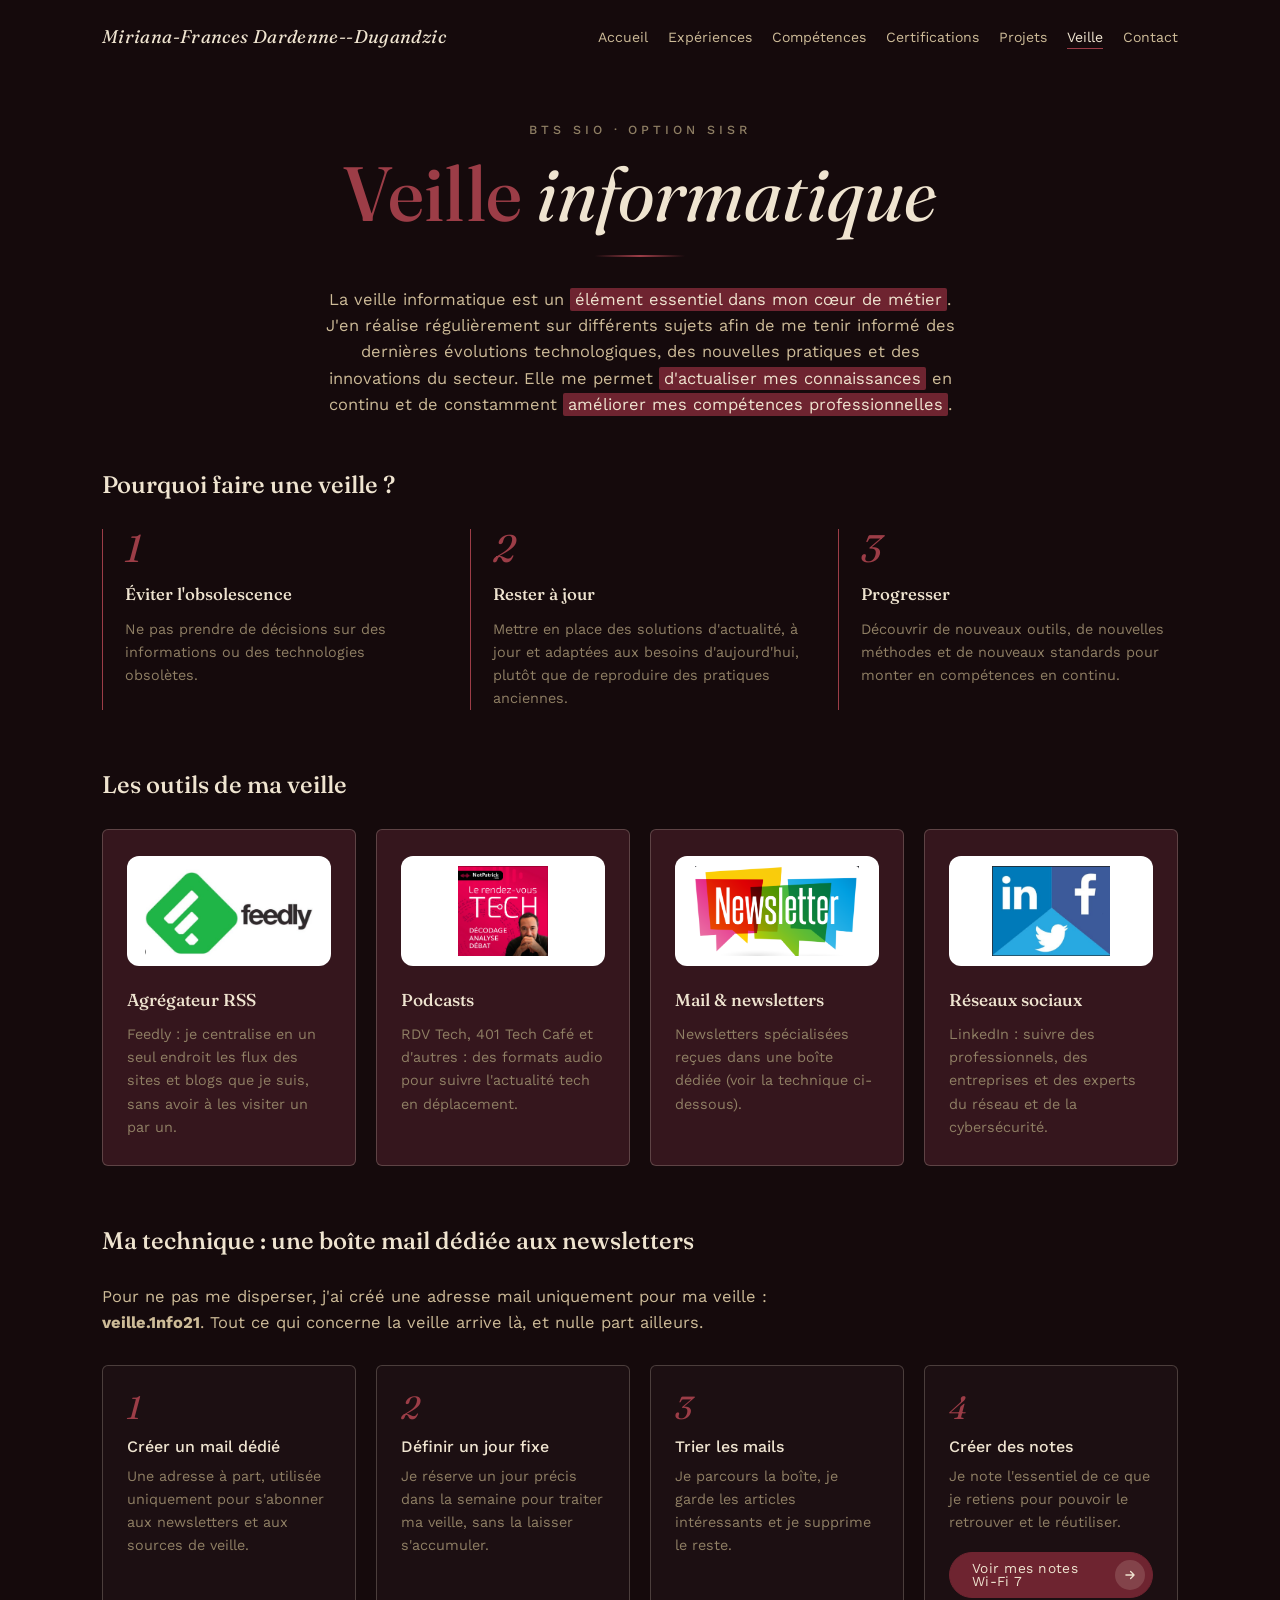
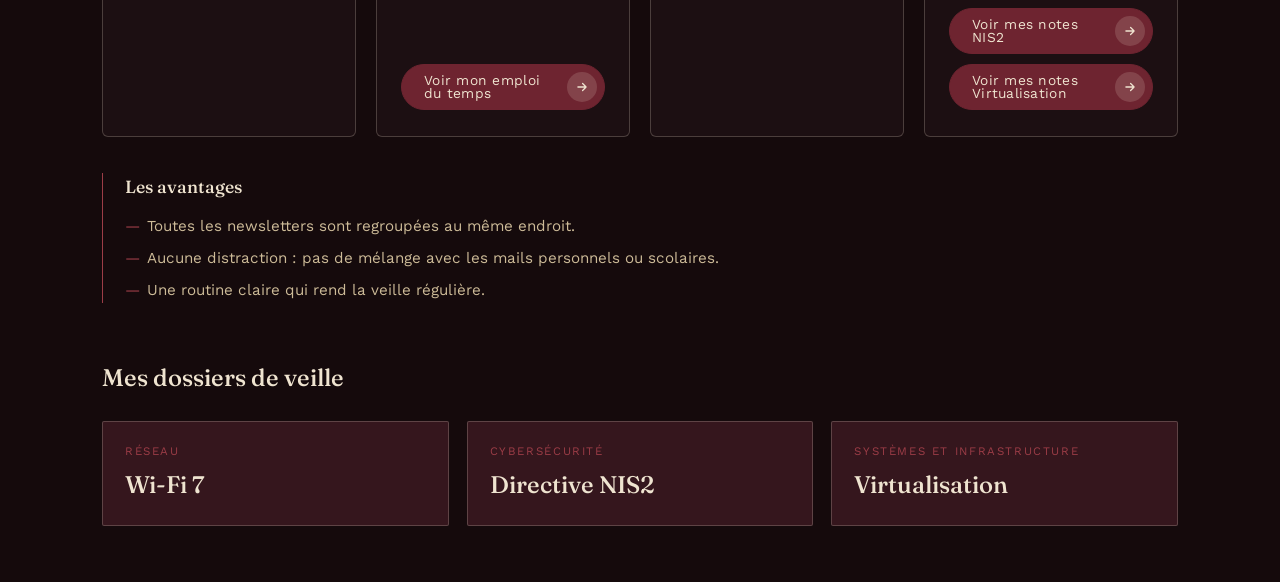
<file: veille.html>
<!DOCTYPE html>
<html lang="fr">
<head>
<meta charset="UTF-8">
<meta name="viewport" content="width=device-width, initial-scale=1.0">
<title>Veille — Miriana Dardenne</title>
<meta name="description" content="Veille technologique de Miriana Dardenne, étudiante en BTS SIO spécialité réseaux (SISR).">
<link rel="preconnect" href="https://fonts.googleapis.com">
<link rel="preconnect" href="https://fonts.gstatic.com" crossorigin>
<link href="https://fonts.googleapis.com/css2?family=Fraunces:ital,opsz,wght@0,9..144,300;0,9..144,400;0,9..144,500;0,9..144,600;1,9..144,400;1,9..144,500&family=Work+Sans:wght@300;400;500;600&display=swap" rel="stylesheet">
<link rel="stylesheet" href="style.css?v=20261113">
</head>
<body>

<header id="site-header">
  <div class="wrap">
    <a href="index.html" class="brand">Miriana-Frances Dardenne--Dugandzic</a>
    <button class="nav-toggle" id="navToggle" aria-label="Menu">
      <span></span><span></span><span></span>
    </button>
    <nav id="siteNav">
      <ul>
        <li><a href="index.html" class="nav-link">Accueil</a></li>
        <li><a href="index.html#apropos" class="nav-link">Expériences</a></li>
        <li><a href="competences.html#competences" class="nav-link">Compétences</a></li>
        <li><a href="index.html#certifications" class="nav-link">Certifications</a></li>
        <li><a href="projets.html#projets" class="nav-link">Projets</a></li>
        <li><a href="veille.html#veille" class="nav-link">Veille</a></li>
        <li><a href="index.html#contact" class="nav-link">Contact</a></li>
      </ul>
    </nav>
  </div>
</header>

<!-- ================= VEILLE ================= -->
<!-- 🔧 À personnaliser : remplace par les sujets/sources que tu suis vraiment (dossier de veille BTS SIO) -->
<section id="veille" style="border-top:none;">
  <div class="wrap">
    <div class="section-head veille-title">
      <span class="veille-kicker">BTS SIO · option SISR</span>
      <h2>Veille <em>informatique</em></h2>
      <span class="veille-rule" aria-hidden="true"></span>
    </div>
    <p class="page-lead">La veille informatique est un <mark class="hl">élément essentiel dans mon cœur de métier</mark>. J'en réalise régulièrement sur différents sujets afin de me tenir informé des dernières évolutions technologiques, des nouvelles pratiques et des innovations du secteur. Elle me permet <mark class="hl">d'actualiser mes connaissances</mark> en continu et de constamment <mark class="hl">améliorer mes compétences professionnelles</mark>.</p>

    <!-- ===== Pourquoi faire une veille ? ===== -->
    <div class="veille-section veille-why">
      <h3 class="veille-h">Pourquoi faire une veille ?</h3>
      <div class="veille-grid">
        <div class="veille-card">
          <h3>Éviter l'obsolescence</h3>
          <p>Ne pas prendre de décisions sur des informations ou des technologies obsolètes.</p>
        </div>
        <div class="veille-card">
          <h3>Rester à jour</h3>
          <p>Mettre en place des solutions d'actualité, à jour et adaptées aux besoins d'aujourd'hui, plutôt que de reproduire des pratiques anciennes.</p>
        </div>
        <div class="veille-card">
          <h3>Progresser</h3>
          <p>Découvrir de nouveaux outils, de nouvelles méthodes et de nouveaux standards pour monter en compétences en continu.</p>
        </div>
      </div>
    </div>

    <!-- ===== Les outils de ma veille ===== -->
    <div class="veille-section">
      <h3 class="veille-h">Les outils de ma veille</h3>
      <div class="veille-tools">
        <div class="veille-tool">
          <div class="veille-logo"><img src="logos/feedly.png" alt="Logo Feedly"></div>
          <h4>Agrégateur RSS</h4>
          <p>Feedly : je centralise en un seul endroit les flux des sites et blogs que je suis, sans avoir à les visiter un par un.</p>
        </div>
        <div class="veille-tool">
          <div class="veille-logo"><img src="logos/rdv-tech.png" alt="Logo Le Rendez-vous Tech"></div>
          <h4>Podcasts</h4>
          <p>RDV Tech, 401 Tech Café et d'autres : des formats audio pour suivre l'actualité tech en déplacement.</p>
        </div>
        <div class="veille-tool">
          <div class="veille-logo"><img src="logos/newsletter.png" alt="Newsletter"></div>
          <h4>Mail &amp; newsletters</h4>
          <p>Newsletters spécialisées reçues dans une boîte dédiée (voir la technique ci-dessous).</p>
        </div>
        <div class="veille-tool">
          <div class="veille-logo"><img src="logos/reseaux-sociaux.png" alt="Logos LinkedIn, Facebook et Twitter"></div>
          <h4>Réseaux sociaux</h4>
          <p>LinkedIn : suivre des professionnels, des entreprises et des experts du réseau et de la cybersécurité.</p>
        </div>
      </div>
    </div>

    <!-- ===== Ma technique : mail dédié & newsletters ===== -->
    <div class="veille-section">
      <h3 class="veille-h">Ma technique : une boîte mail dédiée aux newsletters</h3>
      <div class="veille-method">
        <p class="dossier-intro" style="margin-bottom:28px;">Pour ne pas me disperser, j'ai créé une adresse mail uniquement pour ma veille : <strong>veille.1nfo21</strong>. Tout ce qui concerne la veille arrive là, et nulle part ailleurs.</p>
        <ol class="veille-steps">
          <li><strong>Créer un mail dédié</strong><span>Une adresse à part, utilisée uniquement pour s'abonner aux newsletters et aux sources de veille.</span></li>
          <li><strong>Définir un jour fixe</strong><span>Je réserve un jour précis dans la semaine pour traiter ma veille, sans la laisser s'accumuler.</span><a href="emploi_du_temps_veille.pdf" target="_blank" rel="noopener" class="btn btn-primary">Voir mon emploi du temps</a></li>
          <li><strong>Trier les mails</strong><span>Je parcours la boîte, je garde les articles intéressants et je supprime le reste.</span></li>
          <li><strong>Créer des notes</strong><span>Je note l'essentiel de ce que je retiens pour pouvoir le retrouver et le réutiliser.</span><a href="tableau_veille_wifi7.pdf" target="_blank" rel="noopener" class="btn btn-primary">Voir mes notes Wi-Fi 7</a><a href="tableau_veille_nis2.pdf" target="_blank" rel="noopener" class="btn btn-primary" style="margin-top:10px;">Voir mes notes NIS2</a><a href="tableau_veille_virtualisation.pdf" target="_blank" rel="noopener" class="btn btn-primary" style="margin-top:10px;">Voir mes notes Virtualisation</a></li>
        </ol>
        <div class="veille-benefits">
          <h4>Les avantages</h4>
          <ul>
            <li>Toutes les newsletters sont regroupées au même endroit.</li>
            <li>Aucune distraction : pas de mélange avec les mails personnels ou scolaires.</li>
            <li>Une routine claire qui rend la veille régulière.</li>
          </ul>
        </div>
      </div>
    </div>

    <!-- ===== Mes dossiers de veille (3 onglets cliquables) ===== -->
    <!-- 🔧 Pour ajouter une veille : remplace « Bientôt » par le nom du sujet et remplis le panneau correspondant (topic2 / topic3) -->
    <div class="veille-section">
      <h3 class="veille-h">Mes dossiers de veille</h3>
      <div class="topic-tabs" role="tablist">
        <button class="topic-tab" type="button" role="tab" aria-selected="false" aria-controls="wifi7" data-target="wifi7">
          <span class="topic-kicker">Réseau</span>
          <span class="topic-name">Wi-Fi 7</span>
        </button>
        <button class="topic-tab" type="button" role="tab" aria-selected="false" aria-controls="topic2" data-target="topic2">
          <span class="topic-kicker">Cybersécurité</span>
          <span class="topic-name">Directive NIS2</span>
        </button>
        <button class="topic-tab" type="button" role="tab" aria-selected="false" aria-controls="topic3" data-target="topic3">
          <span class="topic-kicker">Systèmes et infrastructure</span>
          <span class="topic-name">Virtualisation</span>
        </button>
      </div>
    </div>

    <!-- ===== Dossier de veille : Wi-Fi 7 ===== -->
    <article class="veille-dossier topic-panel" id="wifi7" hidden>
      <h2>Wi-Fi 7 (IEEE 802.11be)</h2>
      <p class="dossier-intro">Le Wi-Fi 7, aussi appelé <em>Extremely High Throughput</em> (EHT), succède au Wi-Fi 6 et 6E. Il vise plus de débit, mais surtout moins de latence et une meilleure fiabilité.</p>

      <div class="wifi-stats">
        <div class="wifi-stat"><strong>320 MHz</strong><span>largeur de canal max., contre 160 MHz en Wi-Fi 6</span></div>
        <div class="wifi-stat"><strong>4096-QAM</strong><span>12 bits par symbole, contre 10 en Wi-Fi 6 (≈ +20 % de débit)</span></div>
        <div class="wifi-stat"><strong>46 Gbit/s</strong><span>débit théorique maximal, contre 9,6 Gbit/s en Wi-Fi 6</span></div>
        <div class="wifi-stat"><strong>Janv. 2024</strong><span>lancement du programme Wi-Fi CERTIFIED 7</span></div>
      </div>

      <div class="dossier-block">
        <h3>Les nouveautés techniques</h3>
        <div class="wifi-feat-grid">
          <div class="wifi-feat">
            <h4>Multi-Link Operation (MLO)</h4>
            <p>Le client et le point d'accès (« Multi-Link Device ») utilisent plusieurs bandes ou canaux (2,4 / 5 / 6 GHz) en même temps. Résultat : davantage d'opportunités d'accès au canal, une latence réduite, et la possibilité de dupliquer le trafic critique sur plusieurs liens. Plusieurs modes existent : EMLSR, STR, NSTR, EMLMR.</p>
          </div>
          <div class="wifi-feat">
            <h4>Canaux de 320 MHz</h4>
            <p>La largeur de canal double, mais uniquement dans la bande 6 GHz. C'est le principal levier de débit… et celui qui dépend le plus de la réglementation de chaque pays.</p>
          </div>
          <div class="wifi-feat">
            <h4>Modulation 4096-QAM</h4>
            <p>Chaque symbole transporte plus de données. Le gain n'est réel que si le signal est excellent : en pratique, à courte distance et avec peu d'interférences.</p>
          </div>
          <div class="wifi-feat">
            <h4>Multi-RU &amp; préambule puncturing</h4>
            <p>Un même client peut recevoir plusieurs unités de ressources (Multi-RU), et le spectre reste exploitable quand une portion du canal est perturbée (puncturing). On gaspille moins de bande passante.</p>
          </div>
          <div class="wifi-feat">
            <h4>QoS renforcée</h4>
            <p>Le Stream Classification Service (SCS) aide à prioriser les flux sensibles (visioconférence, VoIP, réalité virtuelle) par rapport au trafic « best effort ».</p>
          </div>
          <div class="wifi-feat">
            <h4>Sécurité WPA3</h4>
            <p>Le Wi-Fi 7 s'appuie sur WPA3, ce qui pousse à abandonner progressivement WPA2 sur les nouveaux déploiements.</p>
          </div>
        </div>
      </div>

      <div class="dossier-block">
        <h3>Wi-Fi 6, 6E et 7 en un coup d'œil</h3>
        <div class="table-scroll">
          <table class="wifi-table">
            <thead>
              <tr><th></th><th>Wi-Fi 6 (802.11ax)</th><th>Wi-Fi 6E (802.11ax)</th><th class="hl">Wi-Fi 7 (802.11be)</th></tr>
            </thead>
            <tbody>
              <tr><th>Bandes</th><td>2,4 / 5 GHz</td><td>+ 6 GHz</td><td class="hl">2,4 / 5 / 6 GHz</td></tr>
              <tr><th>Largeur de canal max.</th><td>160 MHz</td><td>160 MHz</td><td class="hl">320 MHz (6 GHz)</td></tr>
              <tr><th>Modulation max.</th><td>1024-QAM</td><td>1024-QAM</td><td class="hl">4096-QAM</td></tr>
              <tr><th>Multi-liens (MLO)</th><td>Non</td><td>Non</td><td class="hl">Oui</td></tr>
              <tr><th>Multi-RU</th><td>Non</td><td>Non</td><td class="hl">Oui</td></tr>
              <tr><th>Débit théorique max.</th><td>9,6 Gbit/s</td><td>9,6 Gbit/s</td><td class="hl">46 Gbit/s</td></tr>
            </tbody>
          </table>
        </div>
        <p class="table-note">Valeurs théoriques : en pratique, le débit dépend du nombre de flux spatiaux du client (souvent 2×2 sur smartphone ou portable), de la distance et des interférences.</p>
      </div>

      <div class="dossier-block">
        <h3>Et en France ? La question du 6 GHz</h3>
        <div class="dossier-cols">
          <div class="dossier-col">
            <h4>Ce qui est autorisé aujourd'hui</h4>
            <p>La décision ARCEP n° 2021-2184 du 14 octobre 2021 ouvre la bande 5945–6425 MHz (480 MHz) au Wi-Fi. Pour les points d'accès et les box, l'usage est limité à l'intérieur et à faible puissance (LPI).</p>
            <p>Conséquence directe : avec seulement 480 MHz, on ne dispose que d'un seul canal de 320 MHz (ou trois de 160 MHz). La réutilisation de canaux est quasi impossible en environnement dense.</p>
          </div>
          <div class="dossier-col">
            <h4>Ce qui reste en discussion</h4>
            <p>La partie haute de la bande (6425–7125 MHz), nécessaire pour multiplier les canaux de 320 MHz, n'est pas tranchée en Europe : elle est disputée entre le Wi-Fi et la téléphonie mobile, et la décision est attendue autour de la CMR-27 (fin 2027).</p>
            <p>Au Royaume-Uni, l'Ofcom a de son côté annoncé le 20 juillet 2026 qu'il autorisait un accès étendu au Wi-Fi dans cette partie haute. L'ARCEP avait par ailleurs soumis à consultation, fin 2025, une modification de sa décision sur la bande 6 GHz.</p>
          </div>
        </div>
      </div>

      <div class="dossier-block">
        <h3>Et après ? Le Wi-Fi 8 (IEEE 802.11bn)</h3>
        <p class="dossier-intro" style="margin-bottom:0;">Le prochain standard ne cherche pas à battre des records de débit : il garde les mêmes largeurs de canal et la même modulation que le Wi-Fi 7. Son objectif est la fiabilité (« Ultra High Reliability »), avec notamment la coordination entre points d'accès voisins. Les cibles visées par rapport au Wi-Fi 7 : +25 % de débit MAC, −25 % de latence et −25 % de paquets perdus. Le standard est encore en cours de rédaction.</p>
      </div>
    </article>

    <!-- ===== Veilles à venir ===== -->
    <article class="veille-dossier topic-panel" id="topic2" hidden>
      <span class="dossier-kicker">Cybersécurité</span>
      <h2>Directive NIS 2 (UE) 2022/2555</h2>
      <p class="dossier-intro">NIS 2 renforce la cybersécurité en Europe en élargissant fortement le nombre d'entités concernées (« essentielles » et « importantes »). La directive est publiée depuis fin 2022, mais en France, la loi de transposition (projet de loi « Résilience ») n'est toujours pas adoptée.</p>

      <div class="wifi-stats">
        <div class="wifi-stat"><strong>17/10/2024</strong><span>date limite de transposition fixée par l'UE</span></div>
        <div class="wifi-stat"><strong>≈ 15 000</strong><span>entités concernées en France, dans 18 secteurs</span></div>
        <div class="wifi-stat"><strong>10 M€ / 2 %</strong><span>amende maximale, ou 2 % du chiffre d'affaires mondial</span></div>
        <div class="wifi-stat"><strong>08/07/2026</strong><span>la Commission saisit la Cour de justice de l'UE contre la France</span></div>
      </div>

      <div class="dossier-block">
        <h3>Ce que j'ai retenu</h3>
        <div class="wifi-feat-grid">
          <div class="wifi-feat">
            <h4>Un périmètre élargi</h4>
            <p>NIS 2 s'appuie sur NIS 1 mais touche beaucoup plus d'organisations. Elle donne aussi un cadre au réseau européen de gestion de crise CyCLONe.</p>
          </div>
          <div class="wifi-feat">
            <h4>Une transposition en retard</h4>
            <p>Le projet de loi Résilience, qui transpose aussi REC et le volet DORA, est déposé au Sénat en octobre 2024, adopté par le Sénat en mars 2025, puis voté en commission à l'Assemblée en septembre 2025. Il attend ensuite plus d'un an une inscription en séance.</p>
          </div>
          <div class="wifi-feat">
            <h4>Un contentieux européen</h4>
            <p>Mise en demeure en novembre 2024, puis renvoi devant la Cour de justice de l'UE en juillet 2026. La Cour peut imposer des sanctions financières à la France.</p>
          </div>
          <div class="wifi-feat">
            <h4>Le référentiel ReCyF de l'ANSSI</h4>
            <p>Publié en mars 2026, il liste les mesures recommandées pour atteindre les objectifs de sécurité de NIS 2. Non obligatoire par défaut, il permettra aux futures entités de s'en prévaloir en cas de contrôle.</p>
          </div>
        </div>
      </div>

      <div class="dossier-block">
        <h3>Où en est-on ?</h3>
        <ul class="dossier-takeaways">
          <li>Le texte devait être examiné à l'Assemblée à partir du 7 octobre 2026, mais il a été retiré de l'ordre du jour le 6 octobre, sans nouvelle date.</li>
          <li>Raisons : un agenda surchargé et surtout un désaccord sur l'article 16 bis (chiffrement des messageries).</li>
          <li>Sans loi promulguée, aucune obligation légale n'existe encore en France.</li>
          <li>Au niveau européen, la Commission a proposé en janvier 2026 des modifications ciblées pour simplifier NIS 2 et créer une catégorie de petites capitalisations.</li>
        </ul>
      </div>

      <div class="dossier-block">
        <h3>Chronologie de mes notes</h3>
        <div class="table-scroll"><table class="wifi-table"><thead><tr><th>Date</th><th>Information</th><th>Source</th><th>Thème</th></tr></thead><tbody>
<tr><td>27/12/2022</td><td>Publication de la directive NIS 2 (UE) 2022/2555 au Journal officiel de l’UE</td><td><a href="https://cyber.gouv.fr/reglementation/cybersecurite-systemes-dinformation/directives-nis-nis2-et-dispositif-saiv/directive-nis-2/" target="_blank" rel="noopener">ANSSI (cyber.gouv.fr)</a></td><td>Directive européenne</td></tr>
<tr><td>15/10/2024</td><td>Dépôt du projet de loi « Résilience » au Sénat, deux jours avant l’échéance européenne</td><td><a href="https://www.clubic.com/actualite-632920-la-loi-nis2-encore-reportee-nouveau-camouflet-pour-la-cybersecurite-en-france.html" target="_blank" rel="noopener">Clubic</a></td><td>Transposition en France</td></tr>
<tr><td>28/11/2024</td><td>Mise en demeure de la Commission européenne envoyée à la France</td><td><a href="https://aocsi.fr/blog/loi-resilience-transposition-nis2" target="_blank" rel="noopener">AOCSI (suivi de la loi Résilience)</a></td><td>Contentieux UE</td></tr>
<tr><td>12/03/2025</td><td>Le Sénat adopte en première lecture le projet de loi Résilience</td><td><a href="https://www.clubic.com/actualite-556923-le-senat-adopte-le-projet-de-loi-qui-va-faire-passer-la-cybersecurite-francaise-a-la-vitesse-superieure.html" target="_blank" rel="noopener">Clubic</a></td><td>Transposition en France</td></tr>
<tr><td>10/09/2025</td><td>La commission spéciale de l’Assemblée adopte le projet de loi à l’unanimité</td><td><a href="https://questions.assemblee-nationale.fr/q17/17-623QOSD.htm" target="_blank" rel="noopener">Assemblée nationale (question orale n° 623)</a></td><td>Transposition en France</td></tr>
<tr><td>20/01/2026</td><td>La Commission européenne propose des modifications ciblées de NIS 2</td><td><a href="https://oeil.europarl.europa.eu/oeil/fr/procedure-document-summary/pdf?id=1884097" target="_blank" rel="noopener">Parlement européen (Legislative Observatory, 2026/0012(COD))</a></td><td>Évolution du texte (UE)</td></tr>
<tr><td>04/02/2026</td><td>Des parlementaires accusent l’Intérieur de freiner l’adoption de la loi</td><td><a href="https://acteurspublics.fr/articles/comment-linterieur-tente-de-faire-freiner-la-transposition-de-la-loi-resilience-et-cybersecurite/" target="_blank" rel="noopener">Acteurs Publics</a></td><td>Retards / calendrier</td></tr>
<tr><td>17/03/2026</td><td>L’ANSSI publie le Référentiel Cyber France (ReCyF)</td><td><a href="https://cyber.gouv.fr/actualites/nis-2-lanssi-poursuit-et-renforce-sa-dynamique-daccompagnement/" target="_blank" rel="noopener">ANSSI (cyber.gouv.fr)</a></td><td>Référentiel ANSSI</td></tr>
<tr><td>18/03/2026</td><td>La CSNP demande l’examen rapide du projet de loi de résilience</td><td><a href="https://www.banquedesterritoires.fr/cybersecurite-la-csnp-presse-le-parlement-dexaminer-sans-delai-le-projet-de-loi-de-resilience" target="_blank" rel="noopener">Banque des Territoires</a></td><td>Retards / calendrier</td></tr>
<tr><td>10/06/2026</td><td>Alerte sur le coût possible du retard de transposition</td><td><a href="https://www.banquedesterritoires.fr/retards-dans-la-transposition-de-nis2-la-france-bientot-sanctionnee" target="_blank" rel="noopener">Banque des Territoires</a></td><td>Contentieux UE</td></tr>
<tr><td>08/07/2026</td><td>La Commission européenne saisit la Cour de justice de l’UE contre la France</td><td><a href="https://digital-strategy.ec.europa.eu/de/news/commission-refers-ireland-spain-france-and-netherlands-court-justice-failing-transpose-rules" target="_blank" rel="noopener">Commission européenne (Digital Strategy)</a></td><td>Contentieux UE</td></tr>
<tr><td>23/09/2026</td><td>Le projet de loi est enfin inscrit à l’ordre du jour de l’Assemblée nationale</td><td><a href="https://next.ink/brief-article/alleluia-la-transposition-de-nis2-est-enfin-a-lordre-du-jour-de-lassemblee-nationale/" target="_blank" rel="noopener">Next</a></td><td>Retards / calendrier</td></tr>
<tr><td>06/10/2026</td><td>L’examen du projet de loi Résilience est de nouveau reporté, sans nouvelle date</td><td><a href="https://www.clubic.com/actualite-632920-la-loi-nis2-encore-reportee-nouveau-camouflet-pour-la-cybersecurite-en-france.html" target="_blank" rel="noopener">Clubic</a></td><td>Retards / calendrier</td></tr>
</tbody></table></div>
        <p class="table-note">Classées de la moins récente à la plus récente. Chaque source renvoie à l'article d'origine.</p>
      </div>

      <p class="dossier-date">Dernière mise à jour : 05/11/2026</p>
      <p><a href="tableau_veille_nis2.pdf" target="_blank" rel="noopener" class="btn btn-primary">Voir mes notes NIS2</a></p>
    </article>
    <article class="veille-dossier topic-panel" id="topic3" hidden>
      <span class="dossier-kicker">Systèmes et infrastructure</span>
      <h2>Virtualisation : VMware après le rachat par Broadcom</h2>
      <p class="dossier-intro">Depuis le rachat de VMware par Broadcom (novembre 2023), le modèle de licences a changé en profondeur. Cela pousse de nombreuses entreprises à envisager des alternatives, notamment open source comme Proxmox VE. Mon suivi couvre les licences, le droit de la concurrence, la sécurité et le marché.</p>

      <div class="wifi-stats">
        <div class="wifi-stat"><strong>16 cœurs</strong><span>minimum facturé par processeur depuis le changement de licences</span></div>
        <div class="wifi-stat"><strong>160 → 2</strong><span>produits au catalogue, réduits aux offres VVF et VCF</span></div>
        <div class="wifi-stat"><strong>55 %</strong><span>des utilisateurs VMware feront des essais d'alternatives d'ici 2029 (Gartner)</span></div>
        <div class="wifi-stat"><strong>Proxmox VE 9.2</strong><span>disponible depuis le 21/05/2026</span></div>
      </div>

      <div class="dossier-block">
        <h3>Les grands axes de ma veille</h3>
        <div class="wifi-feat-grid">
          <div class="wifi-feat">
            <h4>Licences et Broadcom</h4>
            <p>Fin des licences perpétuelles à la vente, minimum de 16 cœurs par socket, fin de vente de vSphere Standard (juillet 2025), retrait de vSphere Foundation dans plusieurs pays d'EMEA et programme VCSP réservé aux invités.</p>
          </div>
          <div class="wifi-feat">
            <h4>Droit et concurrence</h4>
            <p>Le CISPE a déposé une plainte auprès de la DG Concurrence (mars 2026), puis cinq organisations ont réclamé une transition de trois ans (juillet 2026). Le Tribunal de l'UE a refusé à Broadcom les noms des fournisseurs soutenant le recours (novembre 2026).</p>
          </div>
          <div class="wifi-feat">
            <h4>Sécurité</h4>
            <p>Cinq failles corrigées en juillet 2026 (VMSA-2026-0006), dont une évasion de VM critique via VMXNET3 (CVSS 9.3). Une faille de vCenter est ensuite ajoutée au catalogue des failles exploitées de la CISA.</p>
          </div>
          <div class="wifi-feat">
            <h4>Alternatives et marché</h4>
            <p>Proxmox VE 9.2 (Debian 13.5, noyau Linux 7.0, Ceph Tentacle), projet de Tesco de passer à Proxmox dans ses magasins, et concurrents (Nutanix, Red Hat, HPE, Mirantis) qui financent la migration contre trois ans d'engagement.</p>
          </div>
        </div>
      </div>

      <div class="dossier-block">
        <h3>La dernière actualité</h3>
        <ul class="dossier-takeaways">
          <li>Le 04/11/2026, VMware lance « vSphere Express », une offre d'entrée de gamme jusqu'à 128 cœurs, avec vMotion, redémarrage automatique des VM et distributed switch.</li>
          <li>Elle fait suite à l'aveu, lors de VMware Explore, que l'accent mis sur VCF avait été trop fort.</li>
          <li>Le prix n'est pas communiqué : la licence par cœur est annoncée « nettement moins chère » que VVF ou VCF.</li>
          <li>Les prévisions de Gartner sont des évaluations (preuves de concept), pas des migrations garanties. Broadcom reste classé « Leader » de son Magic Quadrant.</li>
        </ul>
      </div>

      <div class="dossier-block">
        <h3>Chronologie de mes notes</h3>
        <div class="table-scroll"><table class="wifi-table"><thead><tr><th>Date</th><th>Information</th><th>Source</th><th>Thème</th></tr></thead><tbody>
<tr><td>22/11/2023</td><td>Broadcom finalise le rachat de VMware et change le modèle de licences</td><td><a href="https://www.stackscale.com/blog/vmware-licensing-2026/" target="_blank" rel="noopener">Stackscale</a></td><td>Licences / Broadcom</td></tr>
<tr><td>28/03/2025</td><td>Broadcom annonce puis retire un minimum de 72 cœurs par ligne de commande</td><td><a href="https://www.stackscale.com/blog/vmware-licensing-2026/" target="_blank" rel="noopener">Stackscale</a></td><td>Licences / Broadcom</td></tr>
<tr><td>31/07/2025</td><td>vSphere Standard atteint sa fin de vente</td><td><a href="https://www.stackscale.com/blog/vmware-licensing-2026/" target="_blank" rel="noopener">Stackscale</a></td><td>Licences / Broadcom</td></tr>
<tr><td>12/2025</td><td>Broadcom retire vSphere Foundation de plusieurs pays d’EMEA</td><td><a href="https://www.stackscale.com/blog/vmware-licensing-2026/" target="_blank" rel="noopener">Stackscale</a></td><td>Licences / Broadcom</td></tr>
<tr><td>01/2026</td><td>Broadcom met fin au programme VCSP et passe à un modèle sur invitation</td><td><a href="https://www.hsc.com/resources/blog/vmware-alternatives-in-2026-a-migration-guide/" target="_blank" rel="noopener">Hughes Systique</a></td><td>Licences / Broadcom</td></tr>
<tr><td>23/03/2026</td><td>Le CISPE dépose une plainte auprès de la DG Concurrence de l’UE</td><td><a href="https://next.ink/brief-article/vmware-nouvelle-plainte-contre-broadcom-le-cispe-demande-des-actions-immediates/" target="_blank" rel="noopener">Next</a></td><td>Droit / Concurrence</td></tr>
<tr><td>05/05/2026</td><td>Broadcom annonce VMware Cloud Foundation 9.1</td><td><a href="https://vinfrastructure.it/2026/05/broadcom-announces-the-ga-of-vmware-cloud-foundation-9-1/" target="_blank" rel="noopener">vInfrastructure.it</a></td><td>Produits VMware</td></tr>
<tr><td>21/05/2026</td><td>Proxmox VE 9.2 est disponible</td><td><a href="https://www.proxmox.com/en/news/press-releases/proxmox-virtual-environment-9-2" target="_blank" rel="noopener">Proxmox Server Solutions</a></td><td>Alternatives open source</td></tr>
<tr><td>10/07/2026</td><td>Lettre commune du CISPE, du Cigref, de Beltug, de Voice et de CIO Platform Nederland</td><td><a href="https://www.channelnews.fr/le-cispe-elargit-son-front-contre-broadcom-et-reclame-trois-ans-de-transition-158076" target="_blank" rel="noopener">ChannelNews</a></td><td>Droit / Concurrence</td></tr>
<tr><td>29/07/2026</td><td>Broadcom corrige cinq failles VMware (VMSA-2026-0006), dont une évasion de VM critique</td><td><a href="https://www.it-connect.fr/vmware-3-failles-critiques-vcenter-esx-juillet-2026/" target="_blank" rel="noopener">IT-Connect</a></td><td>Sécurité</td></tr>
<tr><td>18/08/2026</td><td>La CISA ajoute la faille CVE-2026-59310 de vCenter à son catalogue des failles exploitées</td><td><a href="https://www.channelnews.fr/vmware-vcenter-une-faille-critique-deja-exploitee-dans-des-attaques-158417" target="_blank" rel="noopener">ChannelNews</a></td><td>Sécurité</td></tr>
<tr><td>02/09/2026</td><td>VMware promet le retour d’une offre d’entrée de gamme (vSphere Standard)</td><td><a href="https://www.theregister.com/virtualization/2026/09/02/vmware-swings-its-focus-back-to-low-end-server-virt-promises-vsphere-standard-upgrade/5294083" target="_blank" rel="noopener">The Register</a></td><td>Produits VMware</td></tr>
<tr><td>22/09/2026</td><td>Gartner : 55 % des entreprises utilisatrices de VMware lanceront des essais d’alternatives d’ici 2029</td><td><a href="https://www.theregister.com/virtualization/2026/09/22/gartner-predicts-55-of-enterprise-vmware-users-will-be-investigating-an-exit-by-2029/5298043" target="_blank" rel="noopener">The Register (d’après Gartner)</a></td><td>Marché / Tendances</td></tr>
<tr><td>26/10/2026</td><td>Tesco prévoit de remplacer VMware par Proxmox dans ses magasins</td><td><a href="https://www.theregister.com/virtualization/2026/10/26/tesco-replacing-vmware-with-proxmox-in-its-stores-and-on-the-edge/5305281" target="_blank" rel="noopener">The Register</a></td><td>Alternatives open source</td></tr>
<tr><td>29/10/2026</td><td>Sortie de VMware : des concurrents financent la migration contre trois ans d’engagement</td><td><a href="https://itsocial.fr/cloud-infrastructure-it/cloud-infrastructure-it-articles/sortie-de-vmware-les-concurrents-de-broadcom-paient-la-migration-contre-trois-ans-dengagement/" target="_blank" rel="noopener">IT Social</a></td><td>Marché / Tendances</td></tr>
<tr><td>03/11/2026</td><td>Le Tribunal de l’UE refuse à Broadcom les noms des fournisseurs cloud soutenant le recours du CISPE</td><td><a href="https://www.elespanol.com/invertia/disruptores/grandes-actores/tecnologicas/20261103/justicia-europea-denuncia-conducta-hostil-broadcom-sempiterno-litigio-compra-vmware/1003744444082_0.html" target="_blank" rel="noopener">El Español</a></td><td>Droit / Concurrence</td></tr>
<tr><td>04/11/2026</td><td>VMware lance « vSphere Express », une offre d’entrée de gamme</td><td><a href="https://www.theregister.com/virtualization/2026/11/04/vmware-returns-to-low-end-server-virtualization-with-vsphere-express/5307466" target="_blank" rel="noopener">The Register</a></td><td>Produits VMware</td></tr>
</tbody></table></div>
        <p class="table-note">Classées de la moins récente à la plus récente. Chaque source renvoie à l'article d'origine.</p>
      </div>

      <p class="dossier-date">Dernière mise à jour : 05/11/2026</p>
      <p><a href="tableau_veille_virtualisation.pdf" target="_blank" rel="noopener" class="btn btn-primary">Voir mes notes Virtualisation</a></p>
    </article>
  </div>
</section>


<script src="script.js"></script>
</body>
</html>
</file>
<file: style.css>
:root{
  --bg: #150a0c;
  --bg-panel: #1c0f12;
  --bg-panel-2: #241417;
  --bordeaux: #6e2430;
  --bordeaux-light: #9c3d47;
  --bordeaux-deep: #421821;
  --bordeaux-panel: #35161d;
  --beige: #efe4d0;
  --beige-dim: #cdbb98;
  --beige-muted: #8f7f64;
  --line: rgba(239,228,208,0.12);
  --line-strong: rgba(239,228,208,0.22);
  --radius: 2px;
  --maxw: 1140px;
}

*{ box-sizing:border-box; }

html{ scroll-behavior:smooth; }

body{
  margin:0;
  background:var(--bg);
  color:var(--beige-dim);
  font-family:'Work Sans', sans-serif;
  font-weight:400;
  line-height:1.6;
  -webkit-font-smoothing:antialiased;
}

h1,h2,h3{
  font-family:'Fraunces', serif;
  color:var(--beige);
  margin:0;
  font-weight:500;
}

a{ color:inherit; text-decoration:none; }

::selection{ background:var(--bordeaux); color:var(--beige); }

.wrap{
  max-width:var(--maxw);
  margin:0 auto;
  padding:0 32px;
}

/* ---------- Header ---------- */
header{
  position:fixed;
  top:0; left:0; right:0;
  z-index:100;
  padding:22px 0;
  transition:background .35s ease, padding .35s ease, border-color .35s ease;
  border-bottom:1px solid transparent;
}
header.scrolled{
  background:rgba(21,10,12,0.92);
  backdrop-filter:blur(8px);
  padding:14px 0;
  border-bottom:1px solid transparent;
}
header .wrap{
  display:flex;
  align-items:center;
  justify-content:space-between;
}
.brand{
  font-family:'Fraunces', serif;
  font-style:italic;
  font-size:1.15rem;
  color:var(--beige);
  letter-spacing:.02em;
}
nav ul{
  display:flex;
  gap:20px;
  list-style:none;
  margin:0; padding:0;
}
nav a{
  font-size:.88rem;
  color:var(--beige-dim);
  position:relative;
  padding-bottom:4px;
  transition:color .25s ease;
}
nav a::after{
  content:'';
  position:absolute;
  left:0; bottom:0;
  width:0; height:1px;
  background:var(--bordeaux-light);
  transition:width .3s ease;
}
nav a:hover, nav a.active{ color:var(--beige); }
nav a:hover::after, nav a.active::after{ width:100%; }

.nav-toggle{
  display:none;
  flex-direction:column;
  gap:5px;
  background:none;
  border:none;
  cursor:pointer;
  padding:6px;
}
.nav-toggle span{
  width:22px; height:1px;
  background:var(--beige);
  display:block;
}

/* ---------- Hero ---------- */
.hero{
  position:relative;
  min-height:0;
  display:flex;
  align-items:center;
  overflow:hidden;
}
#network-canvas{
  position:absolute;
  inset:0;
  width:100%; height:100%;
  opacity:.55;
}
.hero .wrap{
  position:relative;
  z-index:2;
  width:100%;
}
.hero-eyebrow{
  font-size:.85rem;
  color:var(--beige-muted);
  margin-bottom:18px;
  opacity:0;
  animation:rise .8s ease .1s forwards;
}
.hero h1{
  font-size:clamp(3.2rem, 9vw, 6.4rem);
  line-height:.98;
  letter-spacing:-.01em;
  opacity:0;
  animation:rise .9s ease .25s forwards;
}
.hero h1 em{
  font-style:italic;
  color:var(--bordeaux-light);
}
.hero p.lead{
  max-width:520px;
  margin-top:26px;
  font-size:1.08rem;
  color:var(--beige-dim);
  opacity:0;
  animation:rise .9s ease .45s forwards;
}
.hero .cta-row{
  margin-top:38px;
  display:flex;
  gap:18px;
  flex-wrap:wrap;
  opacity:0;
  animation:rise .9s ease .6s forwards;
}
.btn{
  display:inline-block;
  padding:13px 28px;
  font-size:.92rem;
  border:1px solid var(--line-strong);
  border-radius:var(--radius);
  transition:border-color .25s ease, background .25s ease, color .25s ease;
}
.btn-primary{
  background:var(--bordeaux);
  border-color:var(--bordeaux);
  color:var(--beige);
}
.btn-primary:hover{ background:var(--bordeaux-light); border-color:var(--bordeaux-light); }
.btn-ghost:hover{ border-color:var(--beige-dim); color:var(--beige); }
.btn-accent{
  background:var(--bordeaux-light);
  border-color:var(--bordeaux-light);
  color:var(--beige);
}
.btn-accent:hover{ background:var(--bordeaux); border-color:var(--bordeaux); }

@keyframes rise{
  from{ opacity:0; transform:translateY(16px); }
  to{ opacity:1; transform:translateY(0); }
}

/* ---------- Sections ---------- */
section{
  padding:56px 0;
  border-top:none;
}
.section-head{
  display:flex;
  align-items:baseline;
  gap:18px;
  margin-bottom:32px;
}
.section-head .index{
  font-family:'Fraunces', serif;
  font-style:italic;
  color:var(--bordeaux-light);
  font-size:1rem;
}
.section-head h2{
  font-size:2.1rem;
}

/* Introduction courte en haut d'une page dédiée (Projets, Veille) */
.page-lead{
  max-width:640px;
  margin-bottom:48px;
  font-size:1.03rem;
}

/* Panneau de fond bordeaux clair, réservé aux grosses sections
   (À propos, Compétences, Expériences, Contact) */
.section-panel{
  background:var(--bordeaux-panel);
  border:1px solid var(--bordeaux-light);
  border-radius:6px;
  padding:56px;
}

/* Panneau sans cadre (section À propos) */
.section-panel.no-frame{
  background:none;
  border:none;
  border-radius:0;
  padding:0;
}

/* À propos */
.apropos-grid{
  display:grid;
  grid-template-columns:1.1fr 1fr;
  gap:64px;
}
.apropos-bio p{ margin:0 0 20px; font-size:1.03rem; }
.info-list{
  list-style:none; margin:26px 0 0; padding:0;
  display:flex; flex-wrap:wrap; gap:10px 22px;
  font-size:.9rem;
  color:var(--beige-muted);
}
.info-list li::before{ content:'— '; color:var(--bordeaux-light); }

.timeline{ position:relative; padding-left:26px; }
.timeline::before{
  content:'';
  position:absolute; left:0; top:4px; bottom:4px;
  width:1px;
  background:var(--line-strong);
}
.timeline-item{ position:relative; padding-bottom:28px; }
.timeline-item:last-child{ padding-bottom:0; }
.timeline-item::before{
  content:'';
  position:absolute; left:-30px; top:6px;
  width:7px; height:7px;
  background:var(--bordeaux-light);
  border-radius:50%;
}
.timeline-year{
  font-size:.82rem;
  color:var(--bordeaux-light);
  display:block;
  margin-bottom:4px;
  font-family:'Fraunces', serif;
}
.timeline-item h3{
  font-size:1rem;
  font-weight:500;
  margin-bottom:3px;
}
.timeline-item p{
  margin:0;
  font-size:.9rem;
  color:var(--beige-muted);
}

/* Parcours (À propos) : texte en gras, étiquettes d'état, bulle de présentation */
.parcours{ max-width:760px; }
.parcours .timeline-item h3{ font-weight:600; font-size:1.1rem; }
.parcours .timeline-item p{ font-weight:600; }
.timeline-state{
  display:block;
  font-size:.8rem;
  color:var(--beige-muted);
  margin-bottom:2px;
}
.timeline-item.is-current .timeline-state{ color:var(--beige); }
.timeline-item.is-current::before{
  background:var(--beige);
  box-shadow:0 0 0 4px rgba(156,61,71,.55);
}
.parcours-cols{
  display:grid;
  grid-template-columns:1fr 1fr;
  gap:64px;
  align-items:stretch;
}
/* Les deux colonnes ont la même hauteur : les points se répartissent pour finir au même niveau */
.parcours-col{ display:flex; flex-direction:column; }
.parcours-col .timeline{
  flex:1;
  display:flex;
  flex-direction:column;
  justify-content:space-between;
}
.parcours-exp{ margin-top:0; }
.timeline-sub{ margin-top:22px; }
.col-title{
  font-size:1.9rem;
  line-height:1.1;
  margin-bottom:36px;
  padding-left:26px;
}
.parcours-col-right .col-title{ padding-left:0; padding-right:26px; text-align:right; }
/* Version miroir : tige et points à droite, texte collé à droite */
.parcours-mirror{ padding-left:0; padding-right:26px; text-align:right; }
.parcours-mirror::before{ left:auto; right:0; }
.parcours-mirror .timeline-item::before{ left:auto; right:-30px; }
.parcours-exp .timeline-item{ padding-bottom:28px; }
.parcours-exp .timeline-item:last-child{ padding-bottom:0; }
.timeline-item.is-pro .timeline-state{ color:var(--beige); }
.about-bubble{
  margin-top:56px;
  padding:36px 40px;
  background:var(--bordeaux-deep);
  border:1px solid var(--line-strong);
  border-radius:6px;
}
.about-bubble p{ margin:0 0 20px; font-size:1.03rem; }
.about-bubble .info-list{ margin-top:6px; }

/* Compétences */
.skills-grid{
  display:grid;
  grid-template-columns:repeat(2, 1fr);
  gap:1px;
  background:var(--line);
  border:1px solid var(--line);
}
.skill-card{
  background:transparent;
  padding:38px;
}
.skill-card h3{
  font-size:1.15rem;
  margin-bottom:18px;
  font-weight:500;
}
.tag-row{ display:flex; flex-wrap:wrap; gap:9px; }
.tag{
  font-family:'Work Sans', sans-serif;
  font-size:.78rem;
  padding:6px 12px;
  border:1px solid var(--line-strong);
  color:var(--beige-dim);
  border-radius:var(--radius);
}

/* Chiffres clés (entre l'accueil et À propos) */
.stats-band{ padding:26px 0; }
.stats-band + section{ padding-top:32px; }
.stats-row{ display:flex; flex-wrap:wrap; gap:14px 56px; }
.stat{ display:flex; flex-direction:row; align-items:baseline; gap:10px; }
.stat-value{
  font-family:'Fraunces', serif;
  font-weight:500;
  font-size:2rem;
  line-height:1;
  color:var(--beige);
}
.stat-value em{ font-style:normal; color:var(--bordeaux-light); }
.stat-label{ font-size:.95rem; color:var(--beige-muted); }

/* Bouton Compétences en fin de bloc Expériences */
.exp-next{ margin-top:56px; }
.exp-next p{
  margin:0 0 16px;
  font-family:'Fraunces', serif;
  font-style:italic;
  font-size:1.05rem;
  color:var(--beige-dim);
}

/* Page Compétences : cartes */
.comp-grid{
  display:grid;
  grid-template-columns:repeat(2, 1fr);
  gap:20px;
  margin-top:30px;
}
.comp-card{
  display:flex;
  flex-direction:column;
  gap:16px;
  background:var(--bordeaux-panel);
  border:1px solid var(--line-strong);
  border-radius:6px;
  padding:32px 30px;
  transition:border-color .25s ease;
}
.comp-card:hover{ border-color:var(--bordeaux-light); }
.comp-head{ display:flex; align-items:center; gap:14px; }
.comp-head svg{ color:var(--bordeaux-light); flex-shrink:0; }
.comp-head h3{ font-size:1.15rem; }
.comp-card p{ margin:0; font-size:.95rem; color:var(--beige-muted); flex-grow:1; }

/* Certifications & Formations */
.cert-grid{
  display:grid;
  grid-template-columns:repeat(3, 1fr);
  gap:20px;
  margin-top:30px;
}
.cert-card{
  display:flex;
  flex-direction:column;
  align-items:center;
  text-align:center;
  background:var(--bordeaux-panel);
  border:1px solid var(--line-strong);
  border-radius:14px;
  padding:36px 28px 32px;
  transition:border-color .25s ease;
}
.cert-card:hover{ border-color:var(--bordeaux-light); }
.cert-icon{
  width:104px; height:104px;
  display:flex; align-items:center; justify-content:center;
  border-radius:50%;
  background:var(--bordeaux-deep);
  color:var(--bordeaux-light);
  margin-bottom:26px;
}
.cert-card h3{ font-size:1.12rem; line-height:1.35; margin-bottom:12px; }
.cert-card p{ margin:0 0 26px; font-size:.9rem; color:var(--beige-muted); flex-grow:1; }
.cert-verify{
  display:inline-flex;
  align-items:center;
  gap:9px;
  padding:9px 22px;
  font-size:.88rem;
  color:var(--beige-dim);
  border:1px solid var(--line-strong);
  border-radius:999px;
  transition:border-color .25s ease, color .25s ease, background .25s ease;
}
.cert-verify:hover{ border-color:var(--bordeaux-light); color:var(--beige); background:var(--bordeaux-deep); }

/* Bouton « Mes compétences » centré sous les certifications */
.cta-center{ display:flex; justify-content:center; margin-top:56px; }
.btn-feature{
  display:inline-flex;
  align-items:center;
  gap:14px;
  padding:18px 52px;
  font-family:'Fraunces', serif;
  font-style:italic;
  font-size:1.2rem;
  color:var(--beige);
  background:var(--bordeaux-light);
  border:1px solid var(--bordeaux-light);
  border-radius:999px;
  box-shadow:0 0 0 5px rgba(156,61,71,.22);
  transition:background .3s ease, box-shadow .3s ease, transform .3s ease;
}
.btn-feature svg{ transition:transform .3s ease; }
.btn-feature:hover{
  background:var(--bordeaux);
  box-shadow:0 0 0 9px rgba(156,61,71,.2);
}
.btn-feature:hover svg{ transform:translateX(5px); }
.btn-feature:focus-visible{ outline:2px solid var(--beige); outline-offset:6px; }

/* Stack technique */
.stack-grid{
  display:grid;
  grid-template-columns:repeat(5, 1fr);
  gap:16px;
}
.stack-item{
  display:flex;
  flex-direction:column;
  align-items:center;
  justify-content:center;
  gap:14px;
  padding:30px 12px;
  background:var(--bordeaux-deep);
  border:1px solid var(--line-strong);
  border-radius:6px;
  color:var(--beige-dim);
  font-size:.88rem;
  text-align:center;
  transition:border-color .25s ease, color .25s ease, background .25s ease;
}
.stack-item svg{ color:var(--bordeaux-light); transition:color .25s ease; }
.stack-item:hover{ border-color:var(--bordeaux-light); color:var(--beige); background:var(--bg-panel-2); }
.stack-item:hover svg{ color:var(--beige); }

/* Projets */
.projects-grid{
  display:grid;
  grid-template-columns:repeat(auto-fit, minmax(280px, 1fr));
  gap:1px;
  background:var(--line);
  border:1px solid var(--line);
}
.project-card{
  background:var(--bg);
  padding:34px;
  display:flex;
  flex-direction:column;
  transition:background .3s ease;
}
.project-card:hover{ background:var(--bg-panel); }
.project-meta{
  font-size:.78rem;
  color:var(--bordeaux-light);
  margin-bottom:14px;
  font-family:'Fraunces', serif;
  font-style:italic;
}
.project-card h3{
  font-size:1.15rem;
  margin-bottom:12px;
}
.project-card p{
  font-size:.92rem;
  color:var(--beige-muted);
  flex-grow:1;
  margin:0 0 18px;
}

/* Expériences */
.exp-columns{
  display:grid;
  grid-template-columns:1fr 1fr;
  gap:64px;
}
h3.group-title{
  font-size:.95rem;
  text-transform:none;
  color:var(--beige);
  font-weight:500;
  margin-bottom:30px;
  font-family:'Work Sans', sans-serif;
  padding-bottom:10px;
  border-bottom:none;
}

/* Groupes de projets (Projets personnels / Projets de formation) */
.projects-group + .projects-group{ margin-top:64px; }

/* Veille */
.veille-grid{
  display:grid;
  grid-template-columns:repeat(3, 1fr);
  gap:28px;
}
.veille-card{
  border-left:1px solid var(--bordeaux-light);
  padding-left:22px;
}
.veille-card h3{
  font-size:1.05rem;
  margin-bottom:10px;
}
.veille-card p{
  font-size:.9rem;
  color:var(--beige-muted);
  margin:0;
}

/* Contact */
.contact-grid{
  display:grid;
  grid-template-columns:1.1fr 1fr;
  gap:64px;
  align-items:start;
}
.contact-grid h2.big{
  font-size:clamp(2.2rem, 5vw, 3.4rem);
  line-height:1.05;
}
.contact-intro p{
  margin:20px 0 30px;
  max-width:420px;
  font-size:1rem;
  color:var(--beige-dim);
}
.contact-intro .contact-list{ margin-top:0; }

.contact-form{
  display:flex;
  flex-direction:column;
  gap:24px;
}
.form-row{
  display:flex;
  flex-direction:column;
  gap:8px;
}
.form-row label{
  font-size:.78rem;
  color:var(--beige-muted);
}
.form-row input,
.form-row textarea{
  background:transparent;
  border:none;
  border-bottom:1px solid var(--line-strong);
  padding:9px 2px;
  font-family:'Work Sans', sans-serif;
  font-size:.98rem;
  color:var(--beige);
  outline:none;
  transition:border-color .25s ease;
}
.form-row input:focus,
.form-row textarea:focus{
  border-color:var(--bordeaux-light);
}
.form-row textarea{
  resize:vertical;
  min-height:90px;
}
.form-submit{
  align-self:flex-start;
  border:none;
  cursor:pointer;
  font-family:inherit;
}
.contact-list{
  list-style:none; margin:0; padding:0;
}
.contact-list li{
  border-bottom:none;
  padding:20px 0;
  display:flex;
  justify-content:space-between;
  align-items:center;
  font-size:.98rem;
}
.contact-list li span.label{
  color:var(--beige-muted);
  font-size:.82rem;
}
.contact-list li a, .contact-list li span.value{
  color:var(--beige);
}
.contact-list li a:hover{ color:var(--bordeaux-light); }

footer{
  padding:34px 0;
  border-top:none;
  font-size:.82rem;
  color:var(--beige-muted);
}
footer .wrap{
  display:flex;
  justify-content:space-between;
  flex-wrap:wrap;
  gap:12px;
}

/* ---------- Responsive ---------- */
/* Menu burger dès 1100px (8 liens dans le menu) */
@media (max-width: 1100px){
  nav{
    position:fixed;
    top:0; right:0;
    height:100vh;
    width:min(78vw, 320px);
    background:var(--bg-panel);
    border-left:1px solid var(--line);
    transform:translateX(100%);
    transition:transform .4s ease;
    z-index:99;
    padding:100px 36px;
  }
  nav.open{ transform:translateX(0); }
  nav ul{ flex-direction:column; gap:26px; }
  .nav-toggle{ display:flex; z-index:101; }
  .nav-toggle.open span:nth-child(1){ transform:translateY(6px) rotate(45deg); }
  .nav-toggle.open span:nth-child(2){ opacity:0; }
  .nav-toggle.open span:nth-child(3){ transform:translateY(-6px) rotate(-45deg); }
}

@media (max-width: 860px){
  .apropos-grid, .exp-columns, .contact-grid{
    grid-template-columns:1fr;
    gap:44px;
  }
  .parcours-cols{ grid-template-columns:1fr; gap:64px; }
  .parcours-mirror{ padding-left:26px; padding-right:0; text-align:left; }
  .parcours-mirror::before{ left:0; right:auto; }
  .parcours-mirror .timeline-item::before{ left:-30px; right:auto; }
  .parcours-col-right .col-title{ padding-left:26px; padding-right:0; text-align:left; }
  .skills-grid{ grid-template-columns:1fr; }
  .stack-grid{ grid-template-columns:repeat(3, 1fr); gap:12px; }
  .cert-grid{ grid-template-columns:1fr 1fr; }
  .comp-grid{ grid-template-columns:1fr; }
  .stats-band{ padding:22px 0; }
  .stats-band + section{ padding-top:24px; }
  .stats-row{ gap:12px 32px; }
  .veille-grid{ grid-template-columns:1fr; gap:36px; }

  section{ padding:40px 0; }
  .wrap{ padding:0 22px; }
  .section-panel{ padding:32px 22px; }
  .about-bubble{ padding:26px 22px; margin-top:44px; }
}
@media (max-width: 480px){
  .cert-grid{ grid-template-columns:1fr; }
  .stack-grid{ grid-template-columns:repeat(2, 1fr); }
}

/* ===== Certifications : cartes sans cadre, logos reconnaissables ===== */
.cert-grid{ gap:56px 40px; margin-top:44px; }
.cert-card{
  background:none;
  border:none;
  border-radius:0;
  padding:0;
}
.cert-logo{
  width:100%;
  height:150px;
  display:flex; flex-direction:column; align-items:center; justify-content:center; gap:10px;
  background:#fff;
  border-radius:18px;
  padding:18px 26px;
  margin-bottom:26px;
  box-shadow:0 14px 34px rgba(0,0,0,.35);
  transition:transform .3s ease, box-shadow .3s ease;
}
.cert-card:hover .cert-logo{ transform:translateY(-4px); box-shadow:0 20px 40px rgba(0,0,0,.45); }
.cert-logo img{ max-width:100%; max-height:84px; object-fit:contain; display:block; }
.cert-topic{
  font-family:'Work Sans', sans-serif;
  font-weight:700;
  font-size:.82rem;
  letter-spacing:.16em;
  text-transform:uppercase;
  color:#6b4de0;
}
.cert-card h3{ font-size:1.4rem; font-weight:700; line-height:1.25; margin-bottom:12px; }
.cert-card p{ font-size:.92rem; }
@media (max-width: 480px){ .cert-logo{ height:130px; } }

/* ===== Zone « Mes compétences » : lignes épaisses haut et bas + texte ===== */
.cta-zone{
  margin-top:44px;
  padding:56px 0 64px;
  border-top:4px solid var(--line-strong);
  border-bottom:4px solid var(--line-strong);
  text-align:center;
}
.cta-zone .cta-text{
  max-width:720px;
  margin:0 auto 44px;
  font-family:'Fraunces', serif;
  font-style:italic;
  font-size:1.35rem;
  line-height:1.6;
  color:var(--beige-dim);
}
.cta-zone .cta-center{ margin-top:0; }
@media (max-width: 720px){
  .cta-zone{ padding:40px 0 48px; }
  .cta-zone .cta-text{ font-size:1.12rem; }
}

/* Pied de page : seul le copyright reste, centré */
footer .wrap{ justify-content:center; }

/* Bande de chiffres clés : lignes fines au-dessus et en dessous */
.stats-band{
  border-top:1px solid var(--line-strong);
  border-bottom:1px solid var(--line-strong);
}

/* Titre « Formation et Certifications » : contour rose, intérieur semi-transparent */
.section-head h2.title-outline{
  color:rgba(120,40,50,.6);
  font-size:clamp(1.9rem, 4vw, 2.9rem);
  width:100%;
  text-align:center;
  line-height:1.1;
  -webkit-text-stroke:0.8px var(--beige);
  paint-order:stroke fill;
  font-weight:600;
}

/* ===== Stack technique : colonnes avec flèches ===== */
.stack-carousel{
  position:relative;
  display:flex; align-items:center; gap:16px;
  padding:34px 0 40px;
}
.stack-viewport{
  flex:1; min-width:0;
  overflow-x:auto;
  scroll-behavior:smooth;
  scroll-snap-type:x proximity;
  scrollbar-width:none;
  padding:0 4px 28px; margin-bottom:-28px;
}
.stack-viewport::-webkit-scrollbar{ display:none; }
.stack-track{ display:flex; gap:30px; width:max-content; }
.stack-card{ scroll-snap-align:start; }
.stack-arrow{
  flex:none;
  width:48px; height:48px;
  border-radius:50%;
  display:flex; align-items:center; justify-content:center;
  color:var(--beige);
  background:rgba(156,61,71,.28);
  border:1.5px solid var(--bordeaux-light);
  cursor:pointer;
  transition:background .25s ease, opacity .25s ease, transform .25s ease;
}
.stack-arrow:hover{ background:var(--bordeaux-light); transform:scale(1.06); }
.stack-arrow:disabled{ opacity:.3; cursor:default; transform:none; background:rgba(156,61,71,.28); }
.stack-card{ width:250px; flex:none; }
.stack-tab{
  width:82%;
  margin:0 auto -1px;
  padding:13px 12px 14px;
  text-align:center;
  font-family:'Work Sans', sans-serif;
  font-weight:600;
  font-size:1rem;
  line-height:1.2;
  color:var(--beige);
  background:#4b1f27;
  border-radius:12px 12px 0 0;
  position:relative; z-index:1;
}
.stack-body{
  list-style:none; margin:0; padding:6px 22px;
  background:#f1e8d8;
  border-radius:16px;
  box-shadow:0 16px 34px rgba(0,0,0,.4);
}
.stack-row{
  display:flex; align-items:center; justify-content:center; gap:14px;
  height:84px;
  color:#2b1a1d;
  font-family:'Work Sans', sans-serif;
  font-weight:600;
  font-size:1.05rem;
}
.stack-row + .stack-row{ border-top:1px solid rgba(43,26,29,.15); }
.stack-row svg{ color:#9c3d47; flex:none; }
@media (max-width: 720px){
  .stack-card{ width:210px; }
  .stack-row{ height:72px; font-size:.95rem; }
  .stack-arrow{ width:40px; height:40px; }
  .stack-carousel{ gap:8px; }
}

/* ===== Page Compétences : explorateur interactif + référentiel ===== */
.skill-explorer{
  display:grid;
  grid-template-columns:minmax(260px, 340px) 1fr;
  gap:36px;
  margin-top:36px;
  align-items:start;
}
.skill-tabs{ display:flex; flex-direction:column; gap:12px; }
.skill-tab{
  display:flex; align-items:center; gap:16px;
  text-align:left;
  width:100%;
  padding:16px 18px;
  color:var(--beige-dim);
  background:rgba(156,61,71,.08);
  border:1px solid var(--line);
  border-left:3px solid transparent;
  border-radius:14px;
  cursor:pointer;
  font-family:inherit;
  transition:background .25s ease, border-color .25s ease, color .25s ease, transform .25s ease;
}
.skill-tab:hover{ background:rgba(156,61,71,.2); transform:translateX(4px); }
.skill-tab.active{
  background:rgba(156,61,71,.3);
  border-color:var(--bordeaux-light);
  border-left-width:3px;
  color:var(--beige);
}
.skill-tab:focus-visible, .acc-head:focus-visible, .ref-toggle:focus-visible{ outline:2px solid var(--beige); outline-offset:3px; }
.skill-tab-icon{
  flex:none; width:46px; height:46px; border-radius:12px;
  display:flex; align-items:center; justify-content:center;
  color:var(--bordeaux-light);
  background:rgba(156,61,71,.2);
  transition:background .25s ease, color .25s ease;
}
.skill-tab.active .skill-tab-icon{ background:var(--bordeaux-light); color:var(--beige); }
.skill-tab-text{ display:flex; flex-direction:column; gap:3px; }
.skill-tab-text strong{ font-family:'Work Sans', sans-serif; font-weight:600; font-size:1rem; }
.skill-tab-text small{ font-size:.82rem; color:var(--beige-muted); }

.skill-panels{
  background:rgba(156,61,71,.1);
  border:1px solid var(--line);
  border-radius:20px;
  padding:34px 38px 38px;
  min-height:100%;
}
.skill-panel.active{ animation:panel-in .45s ease; }
@keyframes panel-in{ from{ opacity:0; transform:translateY(12px); } to{ opacity:1; transform:none; } }
.skill-panel h3{ font-size:1.7rem; font-weight:600; margin-bottom:10px; }
.skill-desc{ color:var(--beige-dim); line-height:1.65; margin-bottom:26px; }
.skill-panel h4{
  font-family:'Work Sans', sans-serif;
  font-size:.74rem; font-weight:600;
  letter-spacing:.16em; text-transform:uppercase;
  color:var(--bordeaux-light);
  margin:26px 0 12px;
}
.skill-can{ list-style:none; margin:0; padding:0; display:grid; gap:10px; }
.skill-can li{
  position:relative; padding-left:30px;
  color:var(--beige); line-height:1.5;
}
.skill-can li::before{
  content:""; position:absolute; left:0; top:.28em;
  width:16px; height:16px; border-radius:50%;
  background:rgba(156,61,71,.35) url("data:image/svg+xml,%3Csvg xmlns='http://www.w3.org/2000/svg' viewBox='0 0 24 24' fill='none' stroke='%23efe4d0' stroke-width='3.2' stroke-linecap='round' stroke-linejoin='round'%3E%3Cpath d='M6 12.5l4 4 8-9'/%3E%3C/svg%3E") center/10px no-repeat;
  border:1px solid var(--bordeaux-light);
}
.proof-list{ display:grid; gap:10px; }
.proof{
  display:flex; align-items:center; justify-content:space-between; gap:16px;
  padding:13px 18px;
  color:var(--beige); text-decoration:none;
  font-size:.92rem;
  background:rgba(0,0,0,.22);
  border:1px solid var(--line);
  border-radius:12px;
  transition:border-color .25s ease, background .25s ease, transform .25s ease;
}
.proof svg{ flex:none; color:var(--bordeaux-light); transition:transform .25s ease, color .25s ease; }
.proof:hover{ border-color:var(--bordeaux-light); background:rgba(156,61,71,.2); transform:translateX(3px); }
.proof:hover svg{ transform:translateX(4px); color:var(--beige); }

.ref-head{
  display:flex; align-items:flex-end; justify-content:space-between; gap:20px; flex-wrap:wrap;
  margin:72px 0 22px;
}
.ref-sub{ margin:0; color:var(--beige-muted); font-size:.9rem; }
.ref-toggle{
  font-family:'Work Sans', sans-serif; font-size:.85rem;
  color:var(--beige); background:transparent;
  border:1px solid var(--bordeaux-light);
  border-radius:999px; padding:9px 20px; cursor:pointer;
  transition:background .25s ease;
}
.ref-toggle:hover{ background:rgba(156,61,71,.3); }
.accordion{ display:grid; gap:12px; }
.acc-item{
  background:rgba(156,61,71,.08);
  border:1px solid var(--line);
  border-radius:14px;
  overflow:hidden;
  transition:border-color .25s ease, background .25s ease;
}
.acc-item.open{ border-color:var(--bordeaux-light); background:rgba(156,61,71,.16); }
.acc-head{
  width:100%; display:flex; align-items:center; gap:18px;
  padding:18px 22px;
  background:none; border:none; cursor:pointer;
  color:var(--beige); text-align:left; font-family:inherit;
}
.acc-num{
  flex:none; font-family:'Fraunces', serif; font-style:italic;
  font-size:1.3rem; color:var(--bordeaux-light); min-width:34px;
}
.acc-title{ flex:1; font-family:'Work Sans', sans-serif; font-weight:600; font-size:1rem; line-height:1.35; }
.acc-count{ flex:none; font-size:.8rem; color:var(--beige-muted); }
.acc-chevron{ flex:none; color:var(--bordeaux-light); transition:transform .3s ease; }
.acc-item.open .acc-chevron{ transform:rotate(180deg); }
.acc-body{ display:grid; grid-template-rows:0fr; transition:grid-template-rows .35s ease; }
.acc-item.open .acc-body{ grid-template-rows:1fr; }
.acc-inner{ overflow:hidden; }
.acc-inner ul{ margin:0; padding:0 24px 22px 74px; display:grid; gap:9px; color:var(--beige-dim); line-height:1.55; }
.acc-inner li{ list-style:none; position:relative; }
.acc-inner li::before{ content:"▸"; position:absolute; left:-20px; color:var(--bordeaux-light); }

@media (max-width: 900px){
  .skill-explorer{ grid-template-columns:1fr; gap:22px; }
  .skill-tabs{ flex-direction:row; overflow-x:auto; padding-bottom:6px; scrollbar-width:none; }
  .skill-tabs::-webkit-scrollbar{ display:none; }
  .skill-tab{ flex:none; width:auto; min-width:230px; }
  .skill-tab:hover{ transform:none; }
  .skill-panels{ padding:26px 22px 30px; }
  .acc-count{ display:none; }
  .acc-inner ul{ padding-left:56px; }
}
@media (prefers-reduced-motion: reduce){
  .skill-panel.active{ animation:none; }
  .acc-body, .acc-chevron{ transition:none; }
}

/* ===== Onglet OpenClassrooms : classeur dépliable ===== */
.oc-logo{ position:relative; cursor:pointer; z-index:1; }
/* feuilles empilées derrière le logo = plusieurs certifs */
.oc-logo::before, .oc-logo::after{
  content:""; position:absolute; left:0; right:0; top:0; bottom:0;
  background:#fff; border-radius:18px; z-index:-1;
  box-shadow:0 10px 24px rgba(0,0,0,.3);
  transition:transform .35s ease, opacity .35s ease;
}
.oc-logo::before{ transform:translateY(9px) scale(.95); opacity:.7; }
.oc-logo::after{ transform:translateY(18px) scale(.9); opacity:.45; }
.oc-card:hover .oc-logo::before, .oc-card.open .oc-logo::before{ transform:translateY(-10px) rotate(-2.5deg) scale(.97); }
.oc-card:hover .oc-logo::after, .oc-card.open .oc-logo::after{ transform:translateY(-18px) rotate(2.5deg) scale(.94); }
.oc-card{ margin-bottom:18px; }
.oc-logo:focus-visible, .oc-toggle:focus-visible{ outline:2px solid var(--bordeaux-light); outline-offset:4px; }
.oc-toggle{ font-family:inherit; cursor:pointer; background:none; }
.oc-chevron{ transition:transform .4s ease; }
.oc-card.open .oc-chevron{ transform:rotate(180deg); }
.oc-card.open .oc-toggle{ background:var(--bordeaux-deep); color:var(--beige); border-color:var(--bordeaux-light); }

.oc-panel{
  grid-column:1 / -1;
  display:grid;
  grid-template-rows:0fr;
  margin-top:-56px;               /* annule le gap quand fermé */
  visibility:hidden;
  transition:grid-template-rows .55s ease, margin-top .55s ease, visibility 0s linear .55s;
}
.oc-panel.open{
  grid-template-rows:1fr;
  margin-top:-20px;
  visibility:visible;
  transition:grid-template-rows .55s ease, margin-top .55s ease, visibility 0s;
}
.oc-panel-clip{ overflow:hidden; min-height:0; }
.oc-panel-body{
  position:relative;
  padding:34px 34px 40px;
  background:var(--bordeaux-panel);
  border:1px solid var(--line-strong);
  border-top:3px solid var(--bordeaux-light);
  border-radius:18px;
  opacity:0; transform:translateY(-14px);
  transition:opacity .45s ease .1s, transform .45s ease .1s;
}
.oc-panel.open .oc-panel-body{ opacity:1; transform:none; }
.oc-panel-head{
  display:flex; align-items:baseline; justify-content:space-between; flex-wrap:wrap; gap:8px;
  padding-bottom:18px; margin-bottom:34px;
  border-bottom:1px solid var(--line-strong);
}
.oc-panel-title{ font-family:'Fraunces', serif; font-style:italic; font-size:1.3rem; color:var(--beige); }
.oc-panel-count{ font-size:.78rem; letter-spacing:.16em; text-transform:uppercase; color:var(--beige-muted); }
.oc-sub-grid{ display:grid; grid-template-columns:repeat(auto-fit, minmax(220px, 1fr)); gap:36px 28px; }
.oc-sub-grid .cert-logo{ height:110px; padding:12px 18px; margin-bottom:20px; }
.oc-sub-grid .cert-logo img{ max-height:56px; }
.oc-sub-grid .cert-card h3{ font-size:1.08rem; }
.oc-sub-grid .cert-card p{ font-size:.86rem; margin-bottom:20px; }
.oc-sub-grid .cert-card{ opacity:0; transform:translateY(16px); transition:opacity .45s ease, transform .45s ease; }
.oc-panel.open .oc-sub-grid .cert-card{ opacity:1; transform:none; }
.oc-panel.open .oc-sub-grid .cert-card:nth-child(1){ transition-delay:.20s; }
.oc-panel.open .oc-sub-grid .cert-card:nth-child(2){ transition-delay:.30s; }
.oc-panel.open .oc-sub-grid .cert-card:nth-child(3){ transition-delay:.40s; }
.oc-panel.open .oc-sub-grid .cert-card:nth-child(4){ transition-delay:.50s; }
@media (max-width:720px){
  .oc-panel-body{ padding:26px 20px 32px; }
}
@media (prefers-reduced-motion: reduce){
  .oc-panel, .oc-panel *, .oc-logo::before, .oc-logo::after{ transition:none !important; }
}

/* ===== Compétences : un étage par origine (thème du portfolio : à plat, bordeaux, beige, Fraunces) ===== */
#competences > .wrap{ max-width:1400px; }
.tier + .tier{ margin-top:96px; }
.tier-title{ text-align:center; margin-bottom:36px; font-size:clamp(1.7rem, 3.2vw, 2.5rem); line-height:1.15; font-weight:500; }
.tier-title em{ font-style:italic; color:var(--bordeaux-light); }

.tier-cards{ display:grid; grid-template-columns:repeat(3, 1fr); gap:20px; }
.tier-card{
  display:flex; flex-direction:column; align-items:flex-start; gap:18px; min-width:0;
  padding:30px 30px 26px; text-align:left; font-family:inherit; color:var(--beige); cursor:pointer;
  background:var(--bg-panel); border:1px solid var(--line-strong); border-radius:6px;
  transition:background .25s ease, border-color .25s ease;
}
.tier-card:hover{ border-color:var(--bordeaux-light); background:var(--bg-panel-2); }
.tier-card.active{ background:var(--bordeaux-panel); border-color:var(--bordeaux-light); }
.tier-num{ font-family:'Fraunces', serif; font-style:italic; font-size:2.6rem; line-height:1; color:var(--bordeaux-light); }
.tier-card-t{ flex:1; font-family:'Fraunces', serif; font-weight:500; font-size:1.3rem; line-height:1.3; }
.tier-chev{ align-self:flex-end; color:var(--bordeaux-light); transition:transform .35s ease; }
.tier-card.active .tier-chev{ transform:rotate(180deg); }

.tier-fold{ display:grid; grid-template-rows:0fr; transition:grid-template-rows .45s ease; }
.tier-fold.open{ grid-template-rows:1fr; }
.tier-fold-in{ overflow:hidden; min-height:0; }
.tier-panels{
  margin-top:20px; padding:32px;
  background:var(--bordeaux-panel); border:1px solid var(--bordeaux-light); border-radius:6px;
}
.tier-panel:not([hidden]){ animation:tier-in .4s ease; }
@keyframes tier-in{ from{ opacity:0; transform:translateY(8px); } to{ opacity:1; transform:none; } }
.tier-skills{ display:grid; grid-template-columns:repeat(2, 1fr); gap:12px 20px; align-items:start; }

.tier-acc{ background:rgba(0,0,0,.18); border:1px solid var(--line); border-radius:6px; transition:border-color .25s ease, background .25s ease; }
.tier-acc.open{ border-color:var(--bordeaux-light); background:rgba(0,0,0,.28); }
.tier-acc-head{
  width:100%; display:flex; align-items:center; gap:16px; padding:16px 20px;
  background:none; border:none; cursor:pointer; text-align:left; font-family:inherit; color:var(--beige);
}
.tier-acc-num{ flex:none; min-width:30px; font-family:'Fraunces', serif; font-style:italic; font-size:1.2rem; color:var(--bordeaux-light); }
.tier-acc-t{ flex:1; font-weight:500; font-size:.98rem; line-height:1.35; }
.tier-acc-chev{ flex:none; color:var(--bordeaux-light); transition:transform .3s ease; }
.tier-acc.open .tier-acc-chev{ transform:rotate(180deg); }
.tier-acc-body{ display:grid; grid-template-rows:0fr; transition:grid-template-rows .35s ease; }
.tier-acc.open .tier-acc-body{ grid-template-rows:1fr; }
.tier-acc-in{ overflow:hidden; min-height:0; }
.tier-acc-in ul{ list-style:none; margin:0; padding:0 22px 20px 66px; display:grid; gap:8px; font-size:.92rem; color:var(--beige-dim); line-height:1.5; }
.tier-acc-in li{ position:relative; }
.tier-acc-in li::before{ content:"▸"; position:absolute; left:-18px; color:var(--bordeaux-light); }
.tier-card:focus-visible, .tier-acc-head:focus-visible{ outline:2px solid var(--beige); outline-offset:3px; }

@media (max-width:900px){
  .tier-cards{ grid-template-columns:1fr; gap:12px; }
  .tier-card{ flex-direction:row; align-items:center; padding:20px 22px; }
  .tier-num{ font-size:2rem; }
  .tier-card-t{ font-size:1.12rem; }
  .tier-chev{ align-self:center; }
  .tier-panels{ padding:18px 14px; }
  .tier-skills{ grid-template-columns:1fr; }
  .tier-acc-in ul{ padding-left:58px; }
}
@media (prefers-reduced-motion:reduce){
  .tier-fold, .tier-acc-body, .tier-card, .tier-chev, .tier-acc-chev{ transition:none !important; }
  .tier-panel{ animation:none !important; }
}

/* Page Compétences : l'en-tête suit la largeur élargie du contenu */
body:has(#competences) header .wrap{ max-width:1400px; }

/* ===== Compétences : espacements réduits, texte des cartes centré ===== */
.tier{ padding:0; }
.tier + .tier{ margin-top:56px; }
.tier-title{ margin-bottom:28px; }
.tier-card{ align-items:center; text-align:center; }
.tier-chev{ align-self:center; }
@media (max-width:900px){
  .tier-card{ flex-direction:column; align-items:center; padding:22px 20px; }
  .tier-chev{ align-self:center; }
}

/* ===== Boutons : pilule compacte avec pastille-flèche ===== */
.btn{
  display:inline-flex; align-items:center; gap:16px;
  padding:7px 7px 7px 22px; font-size:.86rem; letter-spacing:.02em; line-height:1;
  border-radius:999px;
}
.btn::after{
  content:""; flex:none; width:30px; height:30px; border-radius:50%;
  background:rgba(239,228,208,.16) url("data:image/svg+xml,%3Csvg xmlns='http://www.w3.org/2000/svg' viewBox='0 0 24 24' fill='none' stroke='%23efe4d0' stroke-width='2.2' stroke-linecap='round' stroke-linejoin='round'%3E%3Cpath d='M5 12h14M13 6l6 6-6 6'/%3E%3C/svg%3E") center/14px no-repeat;
  transition:background-color .25s ease, transform .25s ease;
}
.btn:hover::after{
  background-color:var(--beige); transform:translateX(3px);
  background-image:url("data:image/svg+xml,%3Csvg xmlns='http://www.w3.org/2000/svg' viewBox='0 0 24 24' fill='none' stroke='%23150a0c' stroke-width='2.2' stroke-linecap='round' stroke-linejoin='round'%3E%3Cpath d='M5 12h14M13 6l6 6-6 6'/%3E%3C/svg%3E");
}
.btn[download]::after{
  background-image:url("data:image/svg+xml,%3Csvg xmlns='http://www.w3.org/2000/svg' viewBox='0 0 24 24' fill='none' stroke='%23efe4d0' stroke-width='2.2' stroke-linecap='round' stroke-linejoin='round'%3E%3Cpath d='M12 5v14M6 13l6 6 6-6'/%3E%3C/svg%3E");
}
.btn[download]:hover::after{
  transform:translateY(3px);
  background-image:url("data:image/svg+xml,%3Csvg xmlns='http://www.w3.org/2000/svg' viewBox='0 0 24 24' fill='none' stroke='%23150a0c' stroke-width='2.2' stroke-linecap='round' stroke-linejoin='round'%3E%3Cpath d='M12 5v14M6 13l6 6 6-6'/%3E%3C/svg%3E");
}
.btn-ghost::after{ background-color:transparent; box-shadow:inset 0 0 0 1px var(--line-strong); }

/* ===== Contact : mise en page sobre en deux colonnes ===== */
#contact .section-panel{ padding:52px 56px; }
#contact .contact-grid{ grid-template-columns:1fr 1.2fr; gap:0; align-items:stretch; }
#contact .contact-intro{ padding-right:56px; border-right:1px solid var(--line-strong); }
#contact .contact-grid h2.big{ font-size:clamp(1.7rem, 2.8vw, 2.25rem); line-height:1.2; font-weight:500; }
#contact .contact-intro p{ margin:16px 0 30px; max-width:none; font-size:.98rem; color:var(--beige-dim); }
.contact-list li{ flex-direction:column; align-items:flex-start; gap:4px; padding:16px 0; border-top:1px solid var(--line-strong); }
.contact-list li:last-child{ border-bottom:1px solid var(--line-strong); }
.contact-list li span.label{ font-size:.72rem; letter-spacing:.14em; text-transform:uppercase; color:var(--beige-muted); }
.contact-list li a, .contact-list li span.value{ font-size:1.02rem; }
#contact .contact-form{ padding-left:56px; gap:18px; }
.form-pair{ display:grid; grid-template-columns:1fr 1fr; gap:18px; }
.form-row{ gap:7px; }
.form-row label{ font-size:.82rem; color:var(--beige-dim); }
.form-row input, .form-row textarea{
  background:rgba(0,0,0,.25); border:1px solid var(--line-strong); border-radius:4px;
  padding:12px 14px; font-size:.95rem; transition:border-color .25s ease, background .25s ease;
}
.form-row input:focus, .form-row textarea:focus{ border-color:var(--bordeaux-light); background:rgba(0,0,0,.35); }
.form-row textarea{ min-height:130px; }
@media (max-width:860px){
  #contact .section-panel{ padding:32px 22px; }
  #contact .contact-grid{ grid-template-columns:1fr; }
  #contact .contact-intro{ padding-right:0; border-right:none; padding-bottom:32px; }
  #contact .contact-form{ padding-left:0; padding-top:28px; border-top:1px solid var(--line-strong); }
  .form-pair{ grid-template-columns:1fr; }
}

/* ===== Compétences : grand titre centré, titres d'étage plus petits, 1er étage visible dès l'arrivée ===== */
#competences{ padding-top:100px; }
#competences .section-head{ justify-content:center; margin-bottom:30px; }
#competences .section-head h2{ font-size:clamp(2.8rem, 6vw, 4rem); text-align:center; line-height:1.05; }
.tier-title{ font-size:clamp(1.2rem, 2.1vw, 1.6rem); margin-bottom:20px; }
.tier + .tier{ margin-top:44px; }
@media (max-width:900px){ #competences{ padding-top:90px; } }

/* ===== Contact : coordonnées seules (sans formulaire) ===== */
#contact .contact-details{ padding-left:56px; display:flex; align-items:center; }
#contact .contact-details .contact-list{ width:100%; }
@media (max-width:860px){
  #contact .contact-details{ padding-left:0; padding-top:28px; border-top:1px solid var(--line-strong); }
}

/* ===== Parcours juridique (À propos) ===== */
.timeline-item.is-law .timeline-state{ color:var(--bordeaux-light); }

/* ===== Veille : dossier Wi-Fi 7 ===== */
.veille-dossier{ margin-top:72px; padding-top:56px; border-top:1px solid var(--line-strong); }
.veille-dossier .dossier-kicker{
  display:block; font-size:.72rem; letter-spacing:.14em; text-transform:uppercase;
  color:var(--bordeaux-light); margin-bottom:10px;
}
.veille-dossier h2{ font-size:clamp(1.9rem, 4vw, 2.6rem); margin-bottom:14px; }
.dossier-intro{ max-width:700px; font-size:1.03rem; margin:0 0 40px; }
.dossier-block{ margin-top:56px; }
.dossier-block > h3{ font-size:1.3rem; margin-bottom:20px; }

.wifi-stats{
  display:grid; grid-template-columns:repeat(4, 1fr); gap:1px;
  background:var(--line); border:1px solid var(--line); border-radius:6px; overflow:hidden;
}
.wifi-stat{ background:var(--bg-panel); padding:26px 22px; }
.wifi-stat strong{
  display:block; font-family:'Fraunces', serif; font-weight:500;
  font-size:1.9rem; color:var(--beige); margin-bottom:6px;
}
.wifi-stat span{ font-size:.85rem; color:var(--beige-muted); }

.wifi-feat-grid{ display:grid; grid-template-columns:repeat(2, 1fr); gap:20px; }
.wifi-feat{
  background:var(--bordeaux-panel); border:1px solid var(--line-strong);
  border-radius:6px; padding:28px 28px 26px; transition:border-color .25s ease;
}
.wifi-feat:hover{ border-color:var(--bordeaux-light); }
.wifi-feat h4{ font-size:1.08rem; margin-bottom:10px; color:var(--beige); }
.wifi-feat p{ margin:0; font-size:.93rem; color:var(--beige-muted); }

.table-scroll{ overflow-x:auto; border:1px solid var(--line-strong); border-radius:6px; }
.wifi-table{ width:100%; border-collapse:collapse; min-width:560px; font-size:.93rem; }
.wifi-table th, .wifi-table td{
  text-align:left; padding:14px 18px; border-bottom:1px solid var(--line);
}
.wifi-table thead th{
  font-size:.72rem; letter-spacing:.12em; text-transform:uppercase;
  color:var(--beige-muted); background:var(--bg-panel-2); font-weight:500;
}
.wifi-table tbody th{ color:var(--beige); font-weight:500; }
.wifi-table td{ color:var(--beige-dim); }
.wifi-table td.hl, .wifi-table thead th.hl{ color:var(--beige); background:rgba(110,36,48,.28); }
.wifi-table tbody tr:last-child th, .wifi-table tbody tr:last-child td{ border-bottom:none; }
.table-note{ margin:12px 0 0; font-size:.8rem; color:var(--beige-muted); }

.dossier-cols{ display:grid; grid-template-columns:1fr 1fr; gap:40px; }
.dossier-col{ border-left:1px solid var(--bordeaux-light); padding-left:22px; }
.dossier-col h4{ font-size:1.05rem; margin-bottom:12px; color:var(--beige); }
.dossier-col p{ margin:0 0 14px; font-size:.93rem; color:var(--beige-muted); }
.dossier-col p:last-child{ margin-bottom:0; }

.dossier-takeaways{ list-style:none; margin:0; padding:0; display:grid; gap:14px; }
.dossier-takeaways li{
  position:relative; padding-left:26px; font-size:.97rem; color:var(--beige-dim);
}
.dossier-takeaways li::before{ content:'—'; position:absolute; left:0; color:var(--bordeaux-light); }

.sources-list{ list-style:none; margin:0; padding:0; display:grid; gap:10px; font-size:.9rem; }
.sources-list a{ color:var(--beige-dim); border-bottom:1px solid var(--line-strong); }
.sources-list a:hover{ color:var(--beige); border-color:var(--bordeaux-light); }
.dossier-date{ margin-top:36px; font-size:.82rem; color:var(--beige-muted); }

@media (max-width:860px){
  .veille-dossier{ margin-top:56px; padding-top:40px; }
  .wifi-stats{ grid-template-columns:repeat(2, 1fr); }
  .wifi-feat-grid, .dossier-cols{ grid-template-columns:1fr; }
  .dossier-cols{ gap:28px; }
}

/* ===== Veille : pourquoi / outils / technique ===== */
.veille-section + .veille-section{ margin-top:56px; }
.veille-h{ font-size:1.5rem; margin-bottom:24px; }
.veille-tools{ display:grid; grid-template-columns:repeat(auto-fit, minmax(210px, 1fr)); gap:20px; }
.veille-tool{
  background:var(--bordeaux-panel); border:1px solid var(--line-strong);
  border-radius:6px; padding:26px 24px; transition:border-color .25s ease;
}
.veille-tool:hover{ border-color:var(--bordeaux-light); }
.veille-tool h4{ font-family:'Fraunces', serif; font-weight:500; font-size:1.08rem; color:var(--beige); margin:0 0 10px; }
.veille-tool p{ margin:0; font-size:.9rem; color:var(--beige-muted); }
.veille-steps{
  list-style:none; margin:0 0 36px; padding:0; counter-reset:vstep;
  display:grid; grid-template-columns:repeat(auto-fit, minmax(210px, 1fr)); gap:20px;
}
.veille-steps li{
  counter-increment:vstep; position:relative;
  background:var(--bg-panel); border:1px solid var(--line-strong); border-radius:6px; padding:26px 24px;
}
.veille-steps li::before{
  content:counter(vstep); display:block; margin-bottom:10px;
  font-family:'Fraunces', serif; font-style:italic; font-size:2rem; line-height:1; color:var(--bordeaux-light);
}
.veille-steps strong{ display:block; color:var(--beige); font-weight:500; margin-bottom:6px; }
.veille-steps span{ font-size:.9rem; color:var(--beige-muted); }
.veille-benefits{ border-left:1px solid var(--bordeaux-light); padding-left:22px; }
.veille-benefits h4{ font-family:'Fraunces', serif; font-weight:500; font-size:1.1rem; color:var(--beige); margin:0 0 12px; }
.veille-benefits ul{ list-style:none; margin:0; padding:0; display:grid; gap:8px; }
.veille-benefits li{ position:relative; padding-left:22px; font-size:.95rem; color:var(--beige-dim); }
.veille-benefits li::before{ content:'—'; position:absolute; left:0; color:var(--bordeaux-light); }

/* ===== Veille : logos des outils + bouton notes ===== */
.veille-logo{
  height:110px; display:flex; align-items:center; justify-content:center;
  background:#fff; border-radius:12px; padding:10px; margin-bottom:20px;
}
.veille-logo img{ max-width:100%; max-height:100%; object-fit:contain; display:block; }
.veille-steps li{ display:flex; flex-direction:column; align-items:flex-start; }
.veille-steps li .btn{ margin-top:auto; }
.veille-steps li span{ margin-bottom:18px; }

/* Veille — « Pourquoi faire une veille ? » : numérotation 1 à 3 (alignement à gauche, lignes verticales conservées) */
.veille-why .veille-grid{ counter-reset:vwhy; }
.veille-why .veille-card{ counter-increment:vwhy; }
.veille-why .veille-card::before{
  content:counter(vwhy); display:block; margin-bottom:14px;
  font-family:'Fraunces', serif; font-style:italic; font-size:2.4rem; line-height:1; color:var(--bordeaux-light);
}

/* Veille — grand titre rose, centré, avec petit texte en dessous */
#veille{ padding-top:120px; }
@media (max-width:900px){ #veille{ padding-top:100px; } }
#veille .section-head{ justify-content:center; margin-bottom:22px; }
#veille .section-head h2{
  font-size:clamp(3.2rem, 8vw, 5rem); line-height:1.05; text-align:center;
  color:var(--bordeaux-light);
}
#veille .page-lead{ margin-left:auto; margin-right:auto; text-align:center; }

/* Veille — onglets cliquables (un par dossier de veille) */
.topic-tabs{ display:grid; grid-template-columns:repeat(3, 1fr); gap:18px; }
.topic-tab{
  display:flex; flex-direction:column; align-items:flex-start; gap:6px; text-align:left;
  padding:20px 22px; cursor:pointer; font:inherit; color:var(--beige-dim);
  background:var(--bordeaux-panel); border:1px solid var(--line-strong); border-radius:var(--radius);
  transition:border-color .2s, background .2s, transform .2s;
}
.topic-tab:hover{ border-color:var(--bordeaux-light); transform:translateY(-2px); }
.topic-tab.active{ background:var(--bordeaux); border-color:var(--bordeaux-light); color:var(--beige); }
.topic-tab:focus-visible{ outline:2px solid var(--beige); outline-offset:3px; }
.topic-kicker{ font-size:.72rem; letter-spacing:.14em; text-transform:uppercase; color:var(--bordeaux-light); }
.topic-tab.active .topic-kicker{ color:var(--beige-dim); }
.topic-name{ font-family:'Fraunces', serif; font-size:1.5rem; font-weight:500; color:var(--beige); }
.topic-panel{ scroll-margin-top:100px; }
.topic-panel[hidden]{ display:none; }
.topic-panel.veille-dossier{ margin-top:36px; padding-top:40px; }
.topic-soon{
  margin-top:36px; padding:48px 24px; text-align:center;
  border:1px dashed var(--line-strong); border-radius:var(--radius);
}
.topic-soon h3{ font-size:1.4rem; margin-bottom:8px; }
.topic-soon p{ margin:0; color:var(--beige-muted); }
@media (max-width:700px){
  .topic-tabs{ grid-template-columns:1fr; }
}

/* Contact — titre centré, panneau moins épais, sans la localisation */
#contact .section-head{ justify-content:center; }
@media (min-width:861px){
  #contact .section-panel{ padding:26px 56px; }
}
.contact-list li{ padding:12px 0; }

/* ===== Certifications : toutes sur une seule ligne, version compacte (écrans > 860px) ===== */
@media (min-width: 861px){
  .cert-grid{ grid-template-columns:repeat(4, 1fr); gap:40px 22px; margin-top:36px; }
  .cert-logo{ height:104px; padding:12px 16px; margin-bottom:18px; border-radius:14px; }
  .cert-logo img{ max-height:64px; }
  .cert-topic{ font-size:.68rem; letter-spacing:.12em; }
  .cert-card h3{ font-size:1.02rem; line-height:1.3; margin-bottom:8px; }
  .cert-card p{ font-size:.8rem; line-height:1.5; margin-bottom:16px; }
  .cert-verify{ padding:7px 16px; font-size:.8rem; gap:7px; }
  .oc-card{ margin-bottom:0; }
  .oc-panel{ margin-top:-40px; }
  .oc-panel.open{ margin-top:-4px; }
}


/* ===== Veille — titre amélioré + surlignage ===== */
#veille .section-head.veille-title{
  flex-direction:column; align-items:center; gap:14px; margin-bottom:30px;
}
.veille-kicker{
  font-family:'Work Sans', sans-serif; font-size:.78rem; font-weight:500;
  letter-spacing:.32em; text-transform:uppercase; color:var(--beige-muted);
}
#veille .section-head.veille-title h2{
  font-size:clamp(2.8rem, 7.5vw, 4.8rem); line-height:1.05; margin:0;
}
#veille .section-head.veille-title h2 em{
  font-style:italic; font-weight:400; color:var(--beige);
}
.veille-rule{
  display:block; width:90px; height:2px; margin-top:6px;
  background:linear-gradient(90deg, transparent, var(--bordeaux-light), transparent);
}

/* Surlignage des éléments importants du texte */
mark.hl{
  background:var(--bordeaux); color:var(--beige);
  padding:2px 5px; border-radius:2px;
  -webkit-box-decoration-break:clone; box-decoration-break:clone;
}

/* ===== Projets — titres de groupes dans le style de la page Veille ===== */
h3.group-title{
  font-family:'Fraunces', serif; font-weight:400; font-size:clamp(1.9rem, 4vw, 2.6rem);
  line-height:1.1; color:var(--bordeaux-light);
  margin:0 0 20px; padding:0;
}
h3.group-title em{ font-style:italic; font-weight:400; color:var(--beige); }
h3.group-title::after{
  content:''; display:block; width:80px; height:2px; margin-top:14px;
  background:linear-gradient(90deg, var(--bordeaux-light), transparent);
}

/* Mots-clés en gras rose dans les descriptions de projets */
.project-card p strong.kw{ color:var(--bordeaux-light); font-weight:600; }

/* Libellé « Outils utilisés : » au-dessus des étiquettes */
.tools-label{
  display:block; margin-bottom:10px; font-size:.78rem; font-weight:500;
  letter-spacing:.18em; text-transform:uppercase; color:var(--beige-muted);
}

/* Projet en cours + schéma réseau dépliable */
.status-wip{ font-style:italic; color:var(--beige); }
.infra-details summary{ list-style:none; display:inline-block; cursor:pointer; }
.infra-details summary::-webkit-details-marker{ display:none; }
.infra-details[open] summary{ margin-bottom:18px; }
.infra-details img{ display:block; width:100%; height:auto; border:1px solid rgba(239,228,208,.18); background:#fff; }

/* ===== Contact : carte sous le panneau, alignée à gauche ===== */
.contact-layout{ display:flex; flex-direction:column; align-items:stretch; gap:22px; }
.contact-map{
  position:relative; width:100%; height:300px; overflow:hidden;
  border:1px solid var(--line-strong); border-radius:6px; background:var(--bg-panel);
}
.contact-map iframe{ display:block; width:100%; height:100%; border:0; filter:grayscale(.3) contrast(.95); }
.contact-map-tag{
  position:absolute; left:14px; bottom:14px; padding:6px 14px;
  background:rgba(21,10,12,.88); border:1px solid var(--line-strong); border-radius:2px;
  color:var(--beige); font-size:.8rem; letter-spacing:.14em; text-transform:uppercase;
}
@media (max-width:720px){ .contact-map{ height:240px; } }

/* Note de pied de page */
.footer-note{ max-width:820px; margin:0 auto; text-align:center; font-size:.85rem; line-height:1.6; color:var(--beige-muted); }

/* ===== Tableau de synthèse E5 ===== */
.e5-table{ min-width:760px; }
.e5-table thead th{ text-align:center; font-size:.78rem; vertical-align:bottom; }
.e5-table thead th:first-child, .e5-table tbody th[scope="row"]{ text-align:left; }
.e5-table tbody th[scope="row"]{ font-weight:500; color:var(--beige); }
.e5-table tbody th[scope="row"] a{ color:var(--beige); border-bottom:1px solid var(--bordeaux-light); text-decoration:none; }
.e5-table tbody th[scope="row"] a:hover{ color:var(--bordeaux-light); }
.e5-sub{ display:block; font-size:.8rem; font-weight:400; color:var(--beige-muted); }
.e5-table td{ text-align:center; }
.e5-x{ color:var(--bordeaux-light); font-weight:700; }
.e5-table tr.e5-sep th{ text-align:center; background:rgba(110,36,48,.28); color:var(--beige); font-size:.8rem; letter-spacing:.08em; text-transform:uppercase; }
.e5-dl{ margin-top:18px; }
html{ scroll-behavior:smooth; }
#projets .project-card{ scroll-margin-top:90px; }
</file>
